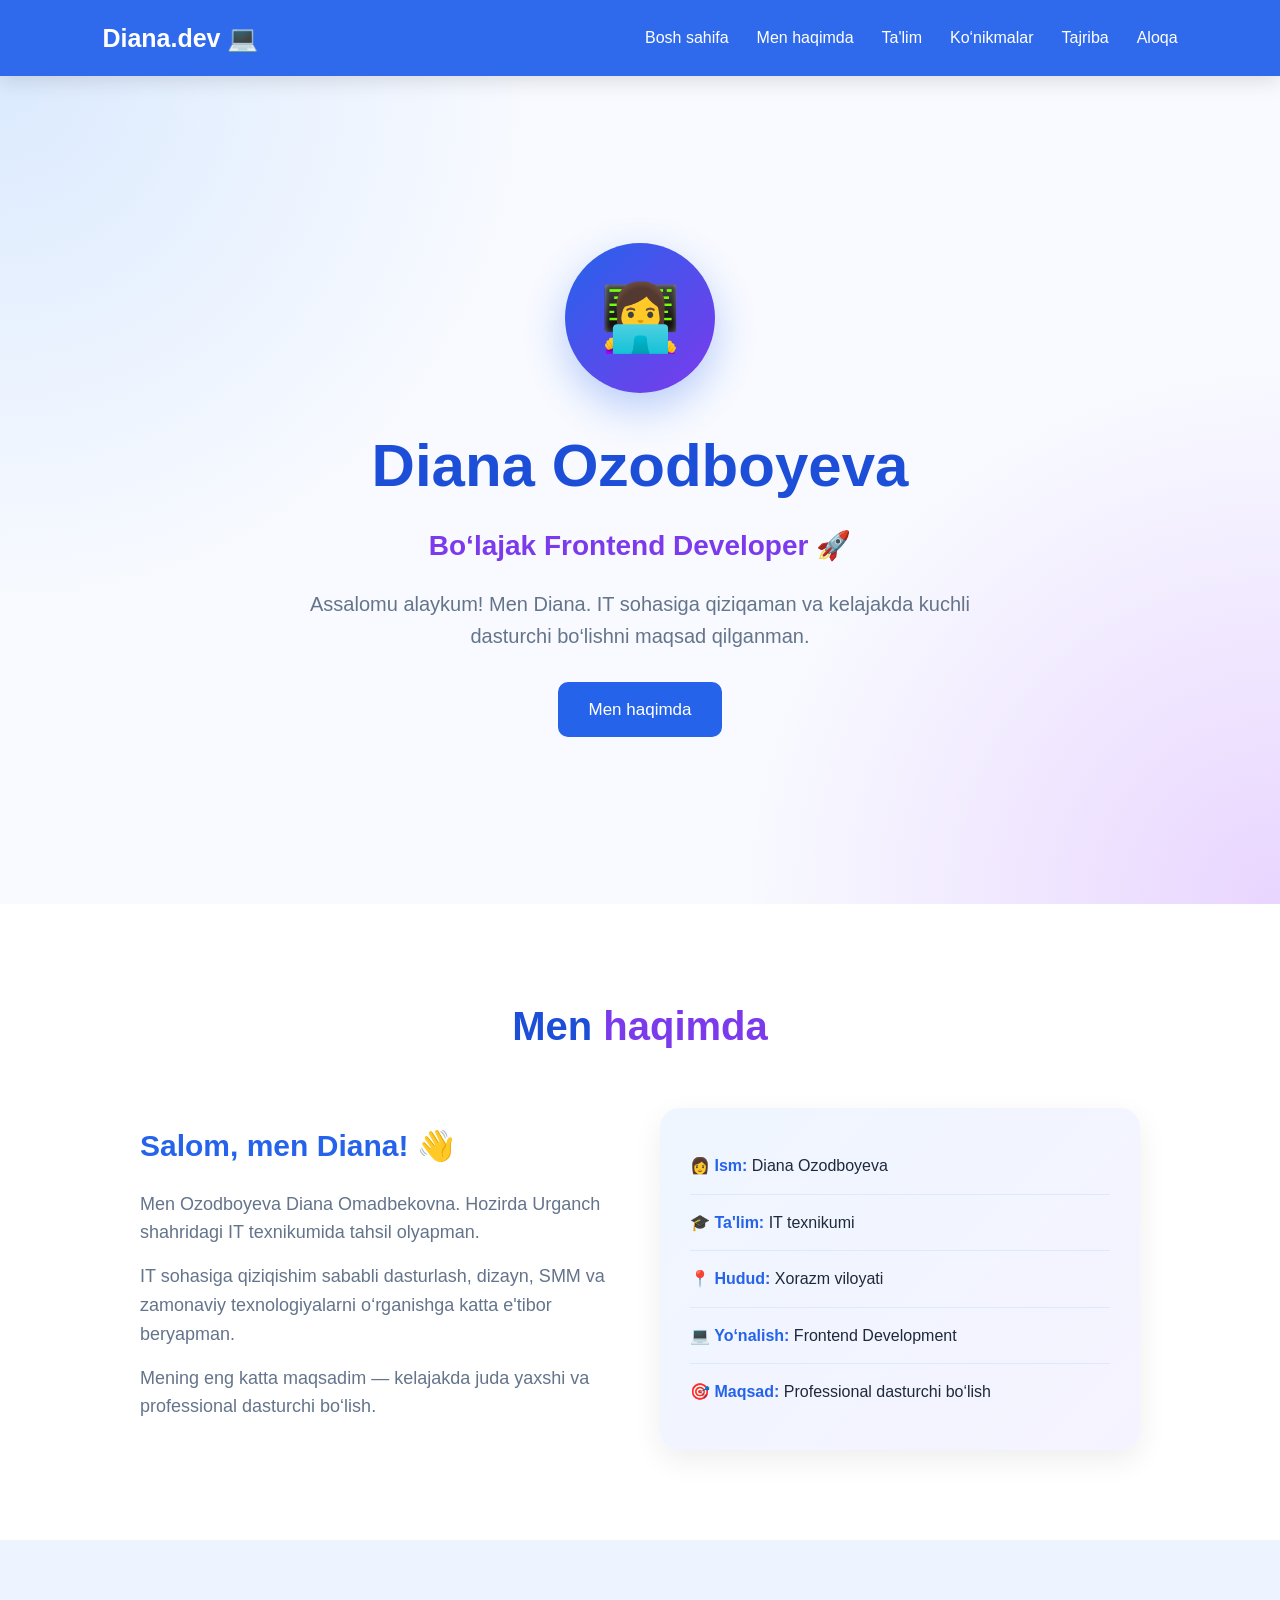
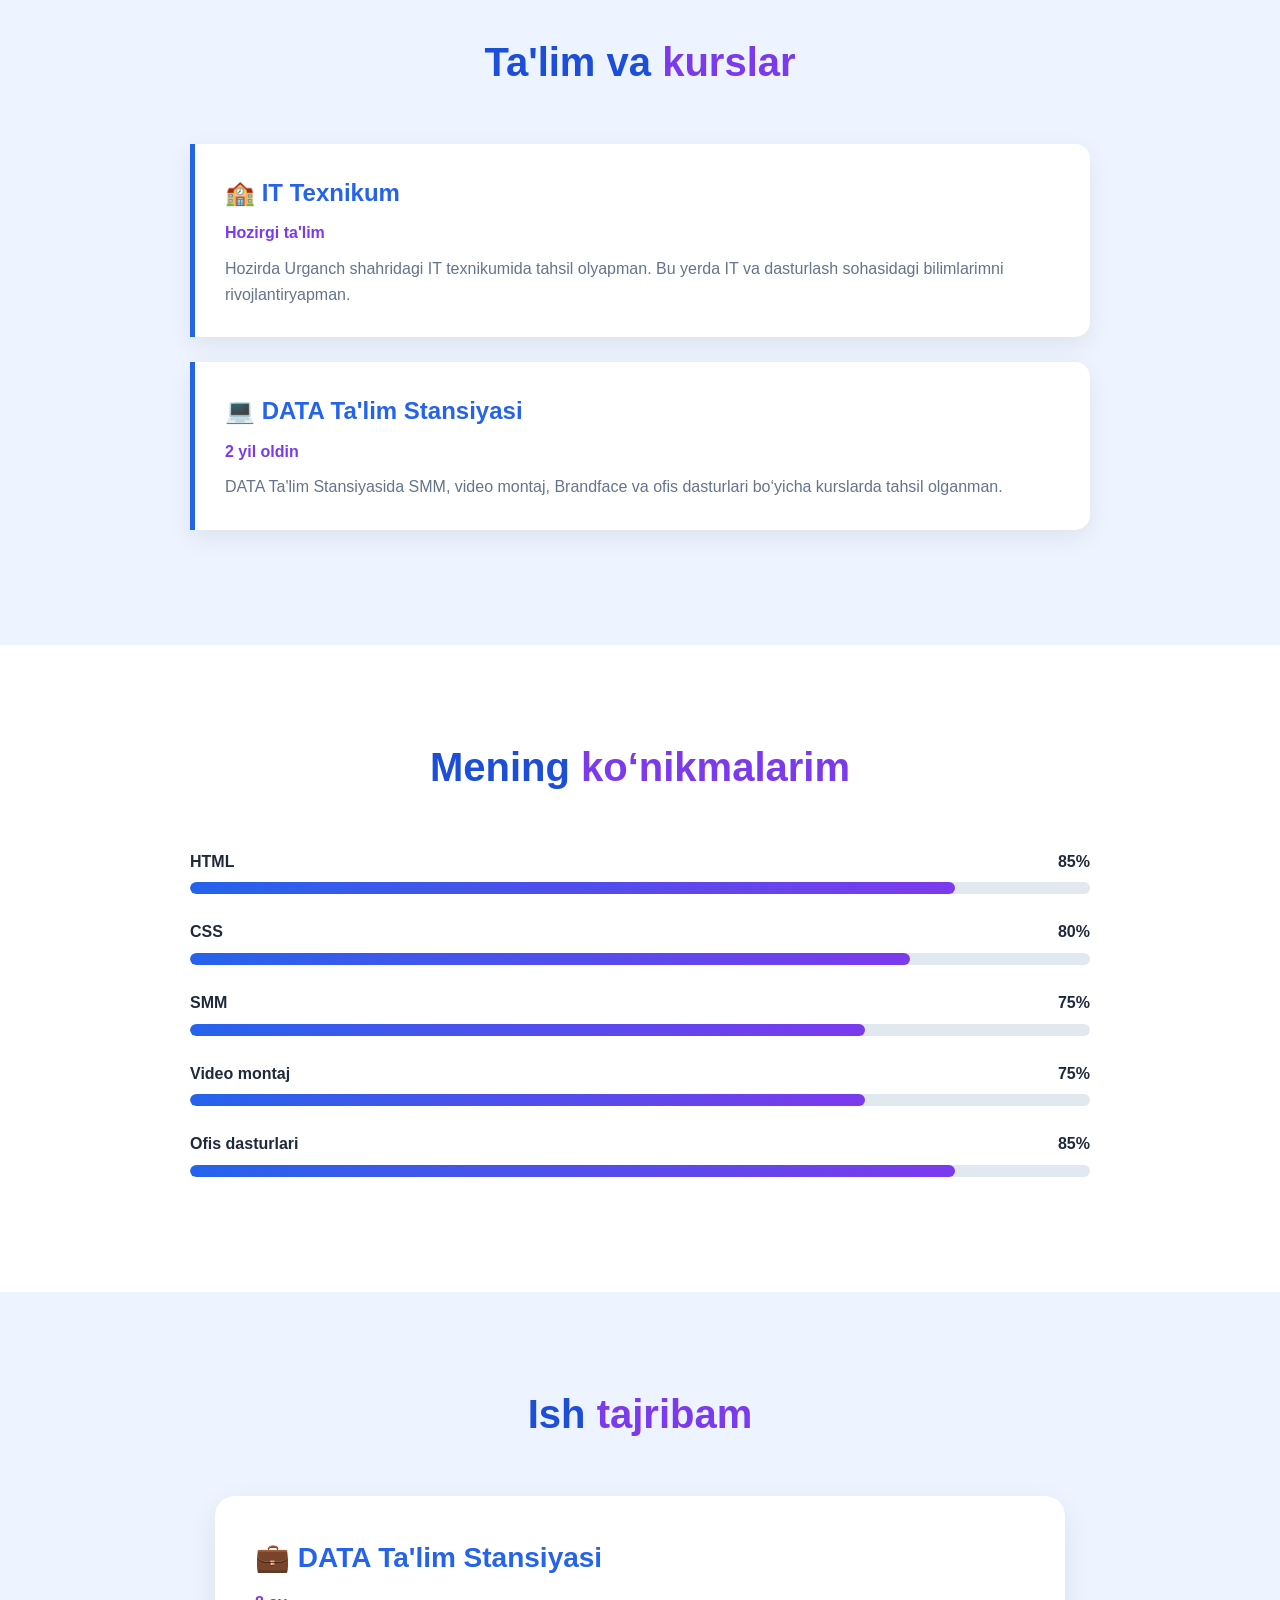
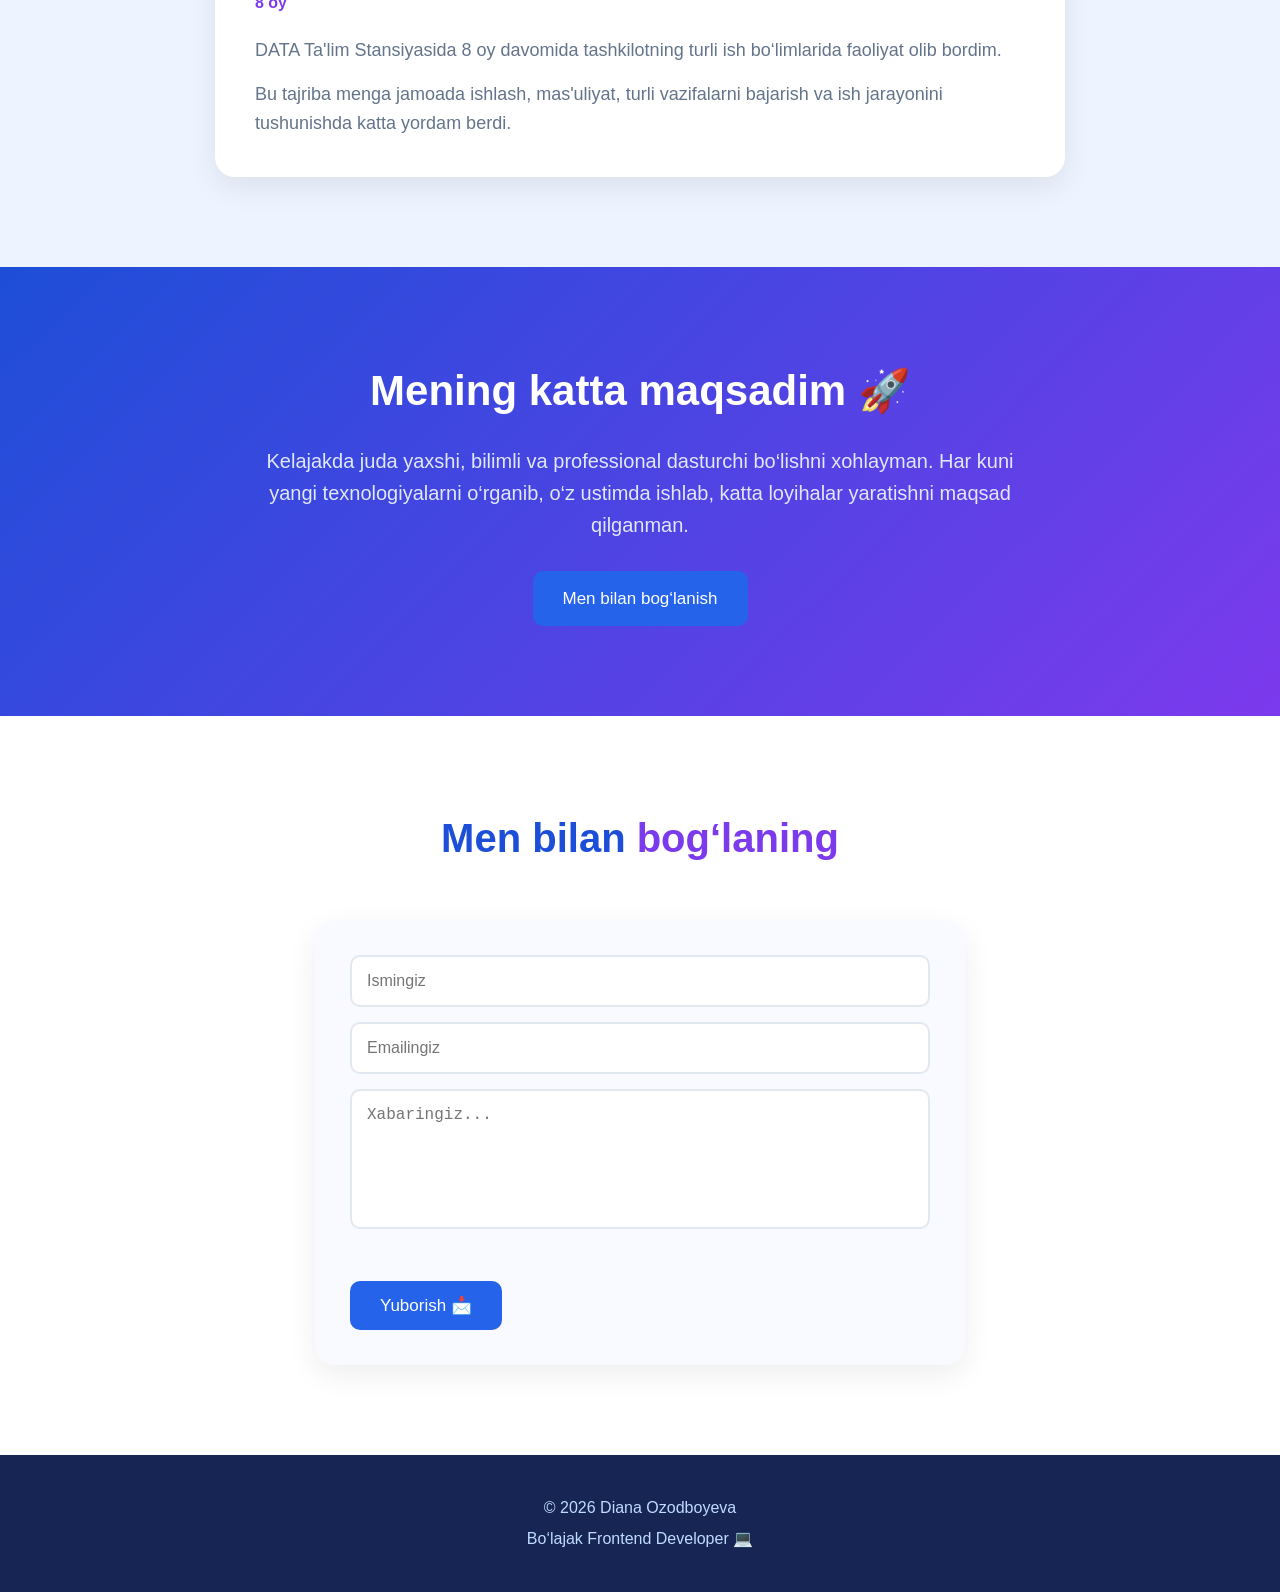
<file: index.html>
<!DOCTYPE html>
<html lang="uz">

<head>
    <meta charset="UTF-8">
    <meta name="viewport" content="width=device-width, initial-scale=1.0">

    <title>Diana Ozodboyeva | Frontend Developer</title>

    <style>
        /* =========================
           ASOSIY SOZLAMALAR
        ========================== */

        * {
            margin: 0;
            padding: 0;
            box-sizing: border-box;
            scroll-behavior: smooth;
        }

        body {
            font-family: Arial, sans-serif;
            background: #f8faff;
            color: #1e293b;
            line-height: 1.6;
        }

        /* =========================
           NAVBAR
        ========================== */

        nav {
            position: sticky;
            top: 0;
            z-index: 1000;

            display: flex;
            justify-content: space-between;
            align-items: center;

            padding: 18px 8%;

            background: rgba(37, 99, 235, 0.95);
            backdrop-filter: blur(10px);

            box-shadow: 0 5px 20px rgba(0, 0, 0, 0.12);
        }

        .logo {
            color: white;
            font-size: 25px;
            font-weight: bold;
        }

        .nav-links {
            display: flex;
            gap: 28px;
            list-style: none;
        }

        .nav-links a {
            color: white;
            text-decoration: none;
            font-size: 16px;
            transition: 0.3s;
        }

        .nav-links a:hover {
            color: #bfdbfe;
        }

        /* =========================
           HERO
        ========================== */

        .hero {
            min-height: 92vh;

            display: flex;
            justify-content: center;
            align-items: center;

            text-align: center;

            padding: 80px 20px;

            background:
                radial-gradient(circle at top left, #dbeafe, transparent 35%),
                radial-gradient(circle at bottom right, #e9d5ff, transparent 35%),
                #f8faff;
        }

        .hero-content {
            max-width: 900px;
            animation: fadeUp 1s ease;
        }

        .profile-circle {
            width: 150px;
            height: 150px;

            margin: 0 auto 25px;

            border-radius: 50%;

            display: flex;
            justify-content: center;
            align-items: center;

            font-size: 65px;

            background: linear-gradient(
                135deg,
                #2563eb,
                #7c3aed
            );

            color: white;

            box-shadow:
                0 15px 40px rgba(37, 99, 235, 0.3);

            transition: 0.4s;
        }

        .profile-circle:hover {
            transform: scale(1.08) rotate(5deg);
        }

        .hero h1 {
            font-size: 60px;
            color: #1d4ed8;
            margin-bottom: 10px;
        }

        .hero h2 {
            font-size: 28px;
            color: #7c3aed;
            margin-bottom: 20px;
        }

        .hero p {
            max-width: 700px;
            margin: auto;

            color: #64748b;
            font-size: 20px;
        }

        /* =========================
           TUGMA
        ========================== */

        .btn {
            display: inline-block;

            margin-top: 30px;

            padding: 14px 30px;

            background: #2563eb;
            color: white;

            border: none;
            border-radius: 10px;

            font-size: 17px;

            cursor: pointer;
            text-decoration: none;

            transition: 0.3s;
        }

        .btn:hover {
            background: #1d4ed8;

            transform: translateY(-5px);

            box-shadow:
                0 12px 25px rgba(37, 99, 235, 0.3);
        }

        /* =========================
           UMUMIY SECTION
        ========================== */

        section {
            padding: 90px 8%;
        }

        .section-title {
            text-align: center;

            font-size: 40px;

            color: #1d4ed8;

            margin-bottom: 50px;
        }

        .section-title span {
            color: #7c3aed;
        }

        /* =========================
           MEN HAQIMDA
        ========================== */

        .about {
            background: white;
        }

        .about-container {
            max-width: 1000px;
            margin: auto;

            display: grid;
            grid-template-columns: 1fr 1fr;

            gap: 40px;

            align-items: center;
        }

        .about-text h3 {
            font-size: 30px;
            color: #2563eb;
            margin-bottom: 20px;
        }

        .about-text p {
            color: #64748b;
            font-size: 18px;
            margin-bottom: 15px;
        }

        .info-box {
            padding: 30px;

            border-radius: 20px;

            background: linear-gradient(
                135deg,
                #eff6ff,
                #f5f3ff
            );

            box-shadow: 0 10px 30px rgba(0, 0, 0, 0.07);
        }

        .info-item {
            padding: 15px 0;

            border-bottom: 1px solid #dbeafe;
        }

        .info-item:last-child {
            border-bottom: none;
        }

        .info-item strong {
            color: #2563eb;
        }

        /* =========================
           TA'LIM
        ========================== */

        .education {
            background: #eef4ff;
        }

        .timeline {
            max-width: 900px;
            margin: auto;
        }

        .timeline-item {
            position: relative;

            background: white;

            padding: 30px;

            margin-bottom: 25px;

            border-left: 5px solid #2563eb;

            border-radius: 0 15px 15px 0;

            box-shadow:
                0 8px 25px rgba(0, 0, 0, 0.07);

            transition: 0.3s;
        }

        .timeline-item:hover {
            transform: translateX(8px);
        }

        .timeline-item h3 {
            color: #2563eb;
            font-size: 24px;
            margin-bottom: 8px;
        }

        .timeline-item .date {
            color: #7c3aed;
            font-weight: bold;
            margin-bottom: 10px;
        }

        .timeline-item p {
            color: #64748b;
        }

        /* =========================
           KO'NIKMALAR
        ========================== */

        .skills {
            background: white;
        }

        .skills-container {
            max-width: 900px;
            margin: auto;
        }

        .skill {
            margin-bottom: 25px;
        }

        .skill-title {
            display: flex;
            justify-content: space-between;

            margin-bottom: 8px;

            font-weight: bold;
        }

        .skill-bar {
            width: 100%;
            height: 12px;

            background: #e2e8f0;

            border-radius: 20px;

            overflow: hidden;
        }

        .skill-progress {
            height: 100%;

            background: linear-gradient(
                90deg,
                #2563eb,
                #7c3aed
            );

            border-radius: 20px;

            animation: progress 1.5s ease;
        }

        .html {
            width: 85%;
        }

        .css {
            width: 80%;
        }

        .smm {
            width: 75%;
        }

        .video {
            width: 75%;
        }

        .office {
            width: 85%;
        }

        /* =========================
           TAJRIBA
        ========================== */

        .experience {
            background: #eef4ff;
        }

        .experience-card {
            max-width: 850px;
            margin: auto;

            padding: 40px;

            background: white;

            border-radius: 20px;

            box-shadow:
                0 10px 30px rgba(0, 0, 0, 0.08);

            transition: 0.3s;
        }

        .experience-card:hover {
            transform: translateY(-8px);
        }

        .experience-card h3 {
            color: #2563eb;
            font-size: 28px;
            margin-bottom: 10px;
        }

        .experience-card .time {
            color: #7c3aed;
            font-weight: bold;
            margin-bottom: 20px;
        }

        .experience-card p {
            color: #64748b;
            font-size: 18px;
        }

        /* =========================
           MAQSAD
        ========================== */

        .goal {
            text-align: center;

            background:
                linear-gradient(
                    135deg,
                    #1d4ed8,
                    #7c3aed
                );

            color: white;
        }

        .goal h2 {
            font-size: 42px;
            margin-bottom: 20px;
        }

        .goal p {
            max-width: 750px;

            margin: auto;

            font-size: 20px;

            color: #e0e7ff;
        }

        /* =========================
           CONTACT
        ========================== */

        .contact {
            background: white;
        }

        .contact-container {
            max-width: 650px;
            margin: auto;
        }

        .contact-form {
            padding: 35px;

            background: #f8faff;

            border-radius: 20px;

            box-shadow:
                0 10px 30px rgba(0, 0, 0, 0.07);
        }

        .contact-form input,
        .contact-form textarea {
            width: 100%;

            padding: 15px;

            margin-bottom: 15px;

            border: 2px solid #e2e8f0;

            border-radius: 10px;

            font-size: 16px;

            outline: none;

            transition: 0.3s;
        }

        .contact-form input:focus,
        .contact-form textarea:focus {
            border-color: #2563eb;
        }

        .contact-form textarea {
            height: 140px;
            resize: none;
        }

        /* =========================
           FOOTER
        ========================== */

        footer {
            padding: 35px;

            text-align: center;

            background: #172554;

            color: white;
        }

        footer p {
            margin: 5px;
            color: #bfdbfe;
        }

        /* =========================
           ANIMATSIYALAR
        ========================== */

        @keyframes fadeUp {

            from {
                opacity: 0;
                transform: translateY(40px);
            }

            to {
                opacity: 1;
                transform: translateY(0);
            }

        }

        @keyframes progress {

            from {
                width: 0;
            }

        }

        /* =========================
           TELEFON UCHUN
        ========================== */

        @media (max-width: 768px) {

            nav {
                flex-direction: column;
                gap: 15px;
            }

            .nav-links {
                gap: 15px;
                flex-wrap: wrap;
                justify-content: center;
            }

            .hero h1 {
                font-size: 42px;
            }

            .hero h2 {
                font-size: 22px;
            }

            .hero p {
                font-size: 18px;
            }

            .about-container {
                grid-template-columns: 1fr;
            }

            .section-title {
                font-size: 32px;
            }

            .goal h2 {
                font-size: 32px;
            }

        }

        @media (max-width: 480px) {

            .hero h1 {
                font-size: 34px;
            }

            .profile-circle {
                width: 120px;
                height: 120px;
                font-size: 50px;
            }

            section {
                padding: 60px 20px;
            }

            .nav-links a {
                font-size: 14px;
            }

            .experience-card {
                padding: 25px;
            }

        }
    </style>
</head>


<body>

    <!-- =========================
         NAVBAR
    ========================== -->

    <nav>

        <div class="logo">
            Diana.dev 💻
        </div>

        <ul class="nav-links">

            <li>
                <a href="#home">Bosh sahifa</a>
            </li>

            <li>
                <a href="#about">Men haqimda</a>
            </li>

            <li>
                <a href="#education">Ta'lim</a>
            </li>

            <li>
                <a href="#skills">Ko‘nikmalar</a>
            </li>

            <li>
                <a href="#experience">Tajriba</a>
            </li>

            <li>
                <a href="#contact">Aloqa</a>
            </li>

        </ul>

    </nav>


    <!-- =========================
         BOSH SAHIFA
    ========================== -->

    <section class="hero" id="home">

        <div class="hero-content">

            <div class="profile-circle">
                👩‍💻
            </div>

            <h1>
                Diana Ozodboyeva
            </h1>

            <h2>
                Bo‘lajak Frontend Developer 🚀
            </h2>

            <p>
                Assalomu alaykum! Men Diana.
                IT sohasiga qiziqaman va kelajakda
                kuchli dasturchi bo‘lishni maqsad qilganman.
            </p>

            <a href="#about" class="btn">
                Men haqimda
            </a>

        </div>

    </section>


    <!-- =========================
         MEN HAQIMDA
    ========================== -->

    <section class="about" id="about">

        <h2 class="section-title">
            Men <span>haqimda</span>
        </h2>

        <div class="about-container">

            <div class="about-text">

                <h3>
                    Salom, men Diana! 👋
                </h3>

                <p>
                    Men Ozodboyeva Diana Omadbekovna.
                    Hozirda Urganch shahridagi IT texnikumida
                    tahsil olyapman.
                </p>

                <p>
                    IT sohasiga qiziqishim sababli dasturlash,
                    dizayn, SMM va zamonaviy texnologiyalarni
                    o‘rganishga katta e'tibor beryapman.
                </p>

                <p>
                    Mening eng katta maqsadim —
                    kelajakda juda yaxshi va professional
                    dasturchi bo‘lish.
                </p>

            </div>


            <div class="info-box">

                <div class="info-item">
                    <strong>👩 Ism:</strong>
                    Diana Ozodboyeva
                </div>

                <div class="info-item">
                    <strong>🎓 Ta'lim:</strong>
                    IT texnikumi
                </div>

                <div class="info-item">
                    <strong>📍 Hudud:</strong>
                    Xorazm viloyati
                </div>

                <div class="info-item">
                    <strong>💻 Yo‘nalish:</strong>
                    Frontend Development
                </div>

                <div class="info-item">
                    <strong>🎯 Maqsad:</strong>
                    Professional dasturchi bo‘lish
                </div>

            </div>

        </div>

    </section>


    <!-- =========================
         TA'LIM
    ========================== -->

    <section class="education" id="education">

        <h2 class="section-title">
            Ta'lim va <span>kurslar</span>
        </h2>

        <div class="timeline">

            <div class="timeline-item">

                <h3>
                    🏫 IT Texnikum
                </h3>

                <div class="date">
                    Hozirgi ta'lim
                </div>

                <p>
                    Hozirda Urganch shahridagi
                    IT texnikumida tahsil olyapman.
                    Bu yerda IT va dasturlash sohasidagi
                    bilimlarimni rivojlantiryapman.
                </p>

            </div>


            <div class="timeline-item">

                <h3>
                    💻 DATA Ta'lim Stansiyasi
                </h3>

                <div class="date">
                    2 yil oldin
                </div>

                <p>
                    DATA Ta'lim Stansiyasida SMM,
                    video montaj, Brandface va
                    ofis dasturlari bo‘yicha kurslarda
                    tahsil olganman.
                </p>

            </div>

        </div>

    </section>


    <!-- =========================
         KO'NIKMALAR
    ========================== -->

    <section class="skills" id="skills">

        <h2 class="section-title">
            Mening <span>ko‘nikmalarim</span>
        </h2>

        <div class="skills-container">

            <div class="skill">

                <div class="skill-title">
                    <span>HTML</span>
                    <span>85%</span>
                </div>

                <div class="skill-bar">
                    <div class="skill-progress html"></div>
                </div>

            </div>


            <div class="skill">

                <div class="skill-title">
                    <span>CSS</span>
                    <span>80%</span>
                </div>

                <div class="skill-bar">
                    <div class="skill-progress css"></div>
                </div>

            </div>


            <div class="skill">

                <div class="skill-title">
                    <span>SMM</span>
                    <span>75%</span>
                </div>

                <div class="skill-bar">
                    <div class="skill-progress smm"></div>
                </div>

            </div>


            <div class="skill">

                <div class="skill-title">
                    <span>Video montaj</span>
                    <span>75%</span>
                </div>

                <div class="skill-bar">
                    <div class="skill-progress video"></div>
                </div>

            </div>


            <div class="skill">

                <div class="skill-title">
                    <span>Ofis dasturlari</span>
                    <span>85%</span>
                </div>

                <div class="skill-bar">
                    <div class="skill-progress office"></div>
                </div>

            </div>

        </div>

    </section>


    <!-- =========================
         ISH TAJRIBASI
    ========================== -->

    <section class="experience" id="experience">

        <h2 class="section-title">
            Ish <span>tajribam</span>
        </h2>

        <div class="experience-card">

            <h3>
                💼 DATA Ta'lim Stansiyasi
            </h3>

            <div class="time">
                8 oy
            </div>

            <p>
                DATA Ta'lim Stansiyasida 8 oy davomida
                tashkilotning turli ish bo‘limlarida
                faoliyat olib bordim.
            </p>

            <p style="margin-top: 15px;">
                Bu tajriba menga jamoada ishlash,
                mas'uliyat, turli vazifalarni bajarish
                va ish jarayonini tushunishda katta
                yordam berdi.
            </p>

        </div>

    </section>


    <!-- =========================
         MAQSAD
    ========================== -->

    <section class="goal">

        <h2>
            Mening katta maqsadim 🚀
        </h2>

        <p>
            Kelajakda juda yaxshi, bilimli va
            professional dasturchi bo‘lishni xohlayman.
            Har kuni yangi texnologiyalarni o‘rganib,
            o‘z ustimda ishlab, katta loyihalar yaratishni
            maqsad qilganman.
        </p>

        <a href="#contact" class="btn">
            Men bilan bog‘lanish
        </a>

    </section>


    <!-- =========================
         ALOQA
    ========================== -->

    <section class="contact" id="contact">

        <h2 class="section-title">
            Men bilan <span>bog‘laning</span>
        </h2>

        <div class="contact-container">

            <div class="contact-form">

                <input
                    type="text"
                    id="name"
                    placeholder="Ismingiz"
                >

                <input
                    type="email"
                    id="email"
                    placeholder="Emailingiz"
                >

                <textarea
                    id="message"
                    placeholder="Xabaringiz..."
                ></textarea>

                <button
                    class="btn"
                    onclick="sendMessage()"
                >
                    Yuborish 📩
                </button>

            </div>

        </div>

    </section>


    <!-- =========================
         FOOTER
    ========================== -->

    <footer>

        <p>
            © 2026 Diana Ozodboyeva
        </p>

        <p>
            Bo‘lajak Frontend Developer 💻
        </p>

    </footer>


    <!-- =========================
         JAVASCRIPT
    ========================== -->

    <script>

        function sendMessage() {

            let name =
                document.getElementById("name").value;

            let email =
                document.getElementById("email").value;

            let message =
                document.getElementById("message").value;


            if (
                name === "" ||
                email === "" ||
                message === ""
            ) {

                alert(
                    "Iltimos, barcha maydonlarni to‘ldiring! ⚠️"
                );

                return;
            }


            alert(
                "Rahmat, " +
                name +
                "! 😊\n\n" +
                "Xabaringiz qabul qilindi."
            );


            document.getElementById("name").value = "";
            document.getElementById("email").value = "";
            document.getElementById("message").value = "";

        }

    </script>

</body>

</html>
</file>
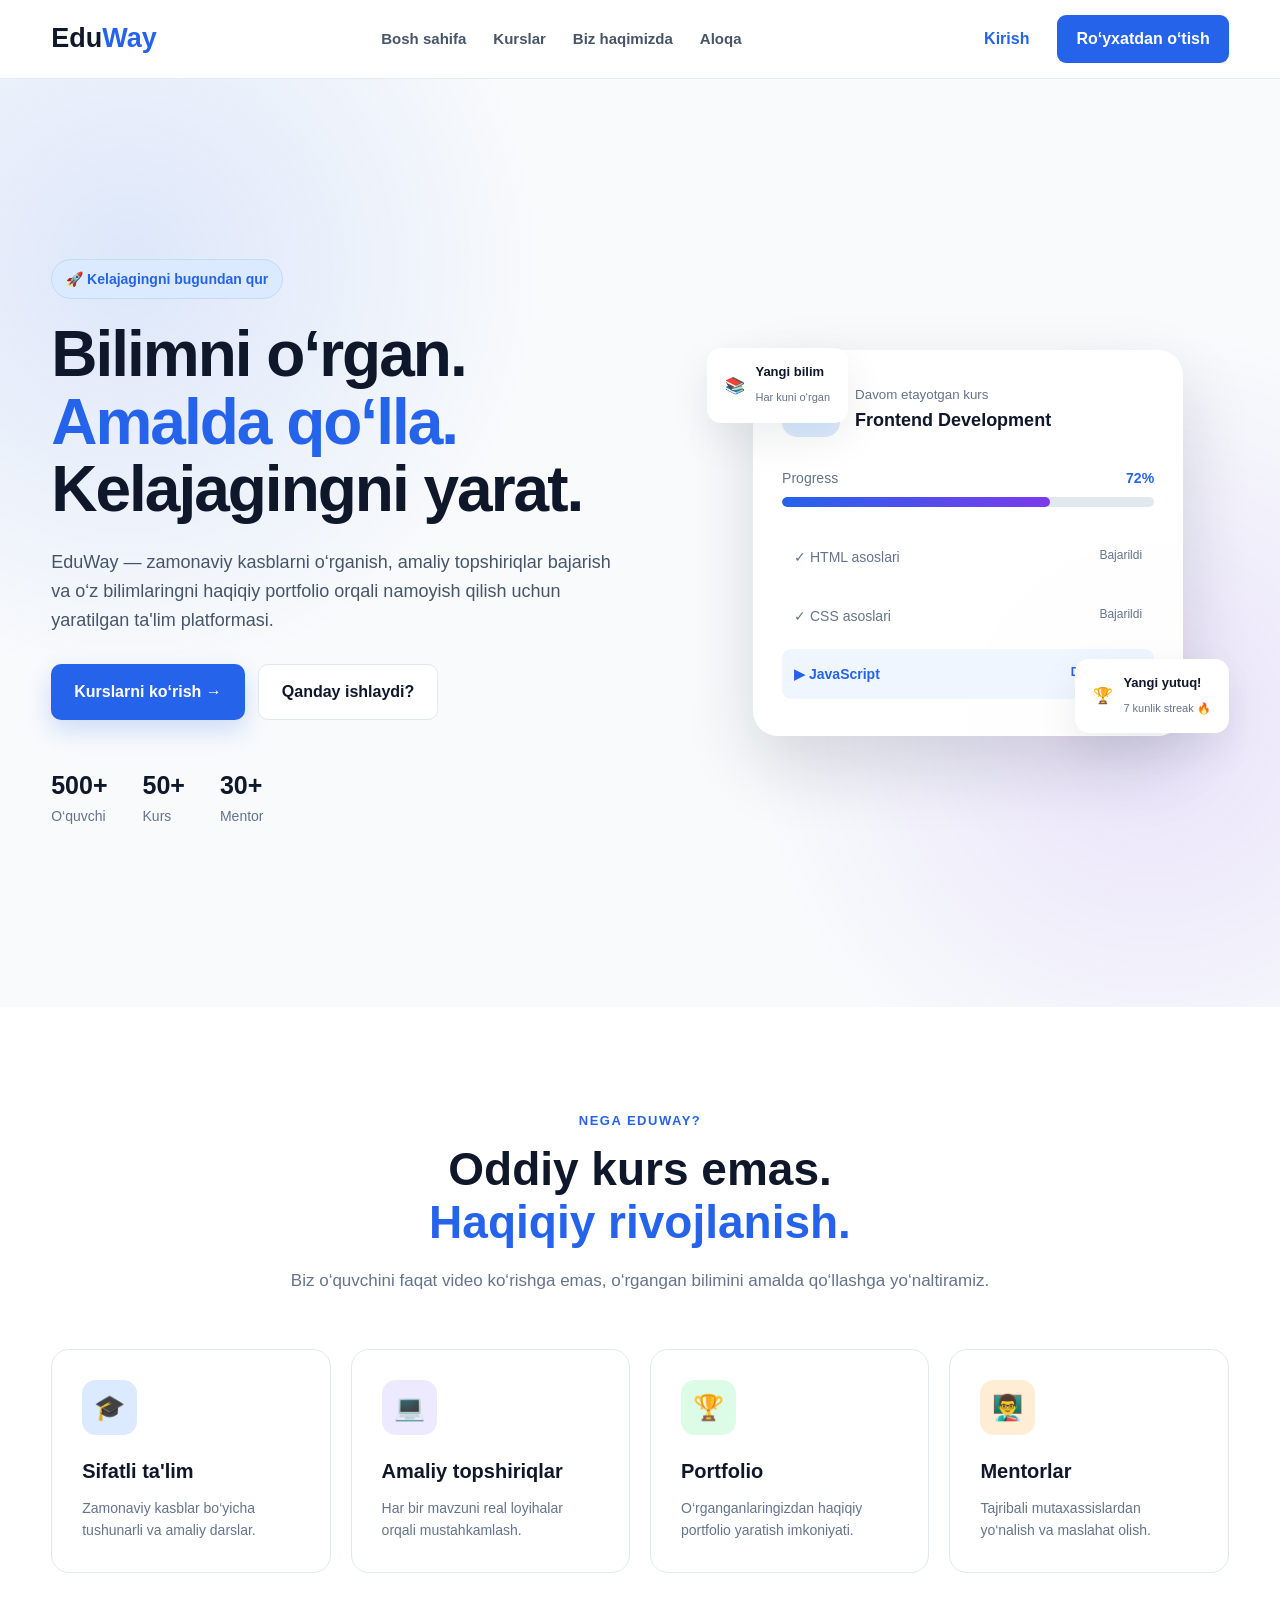
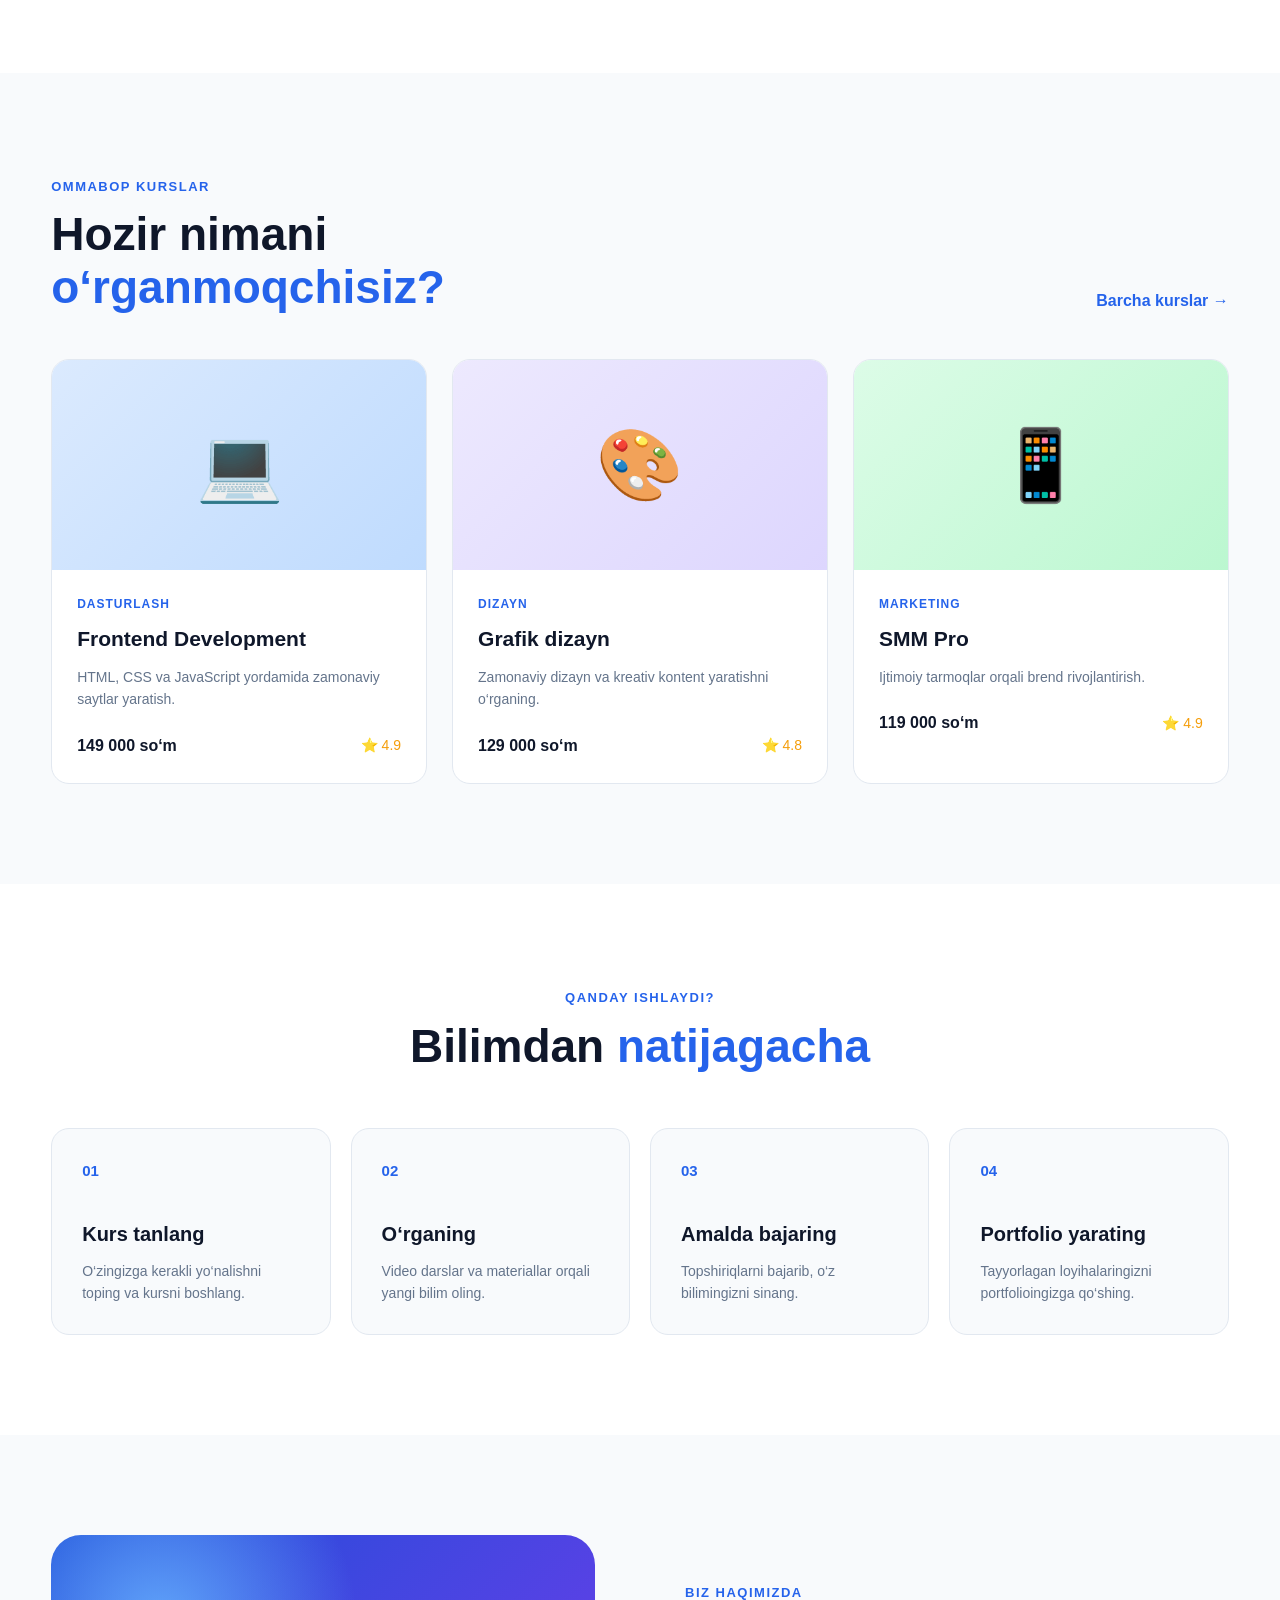
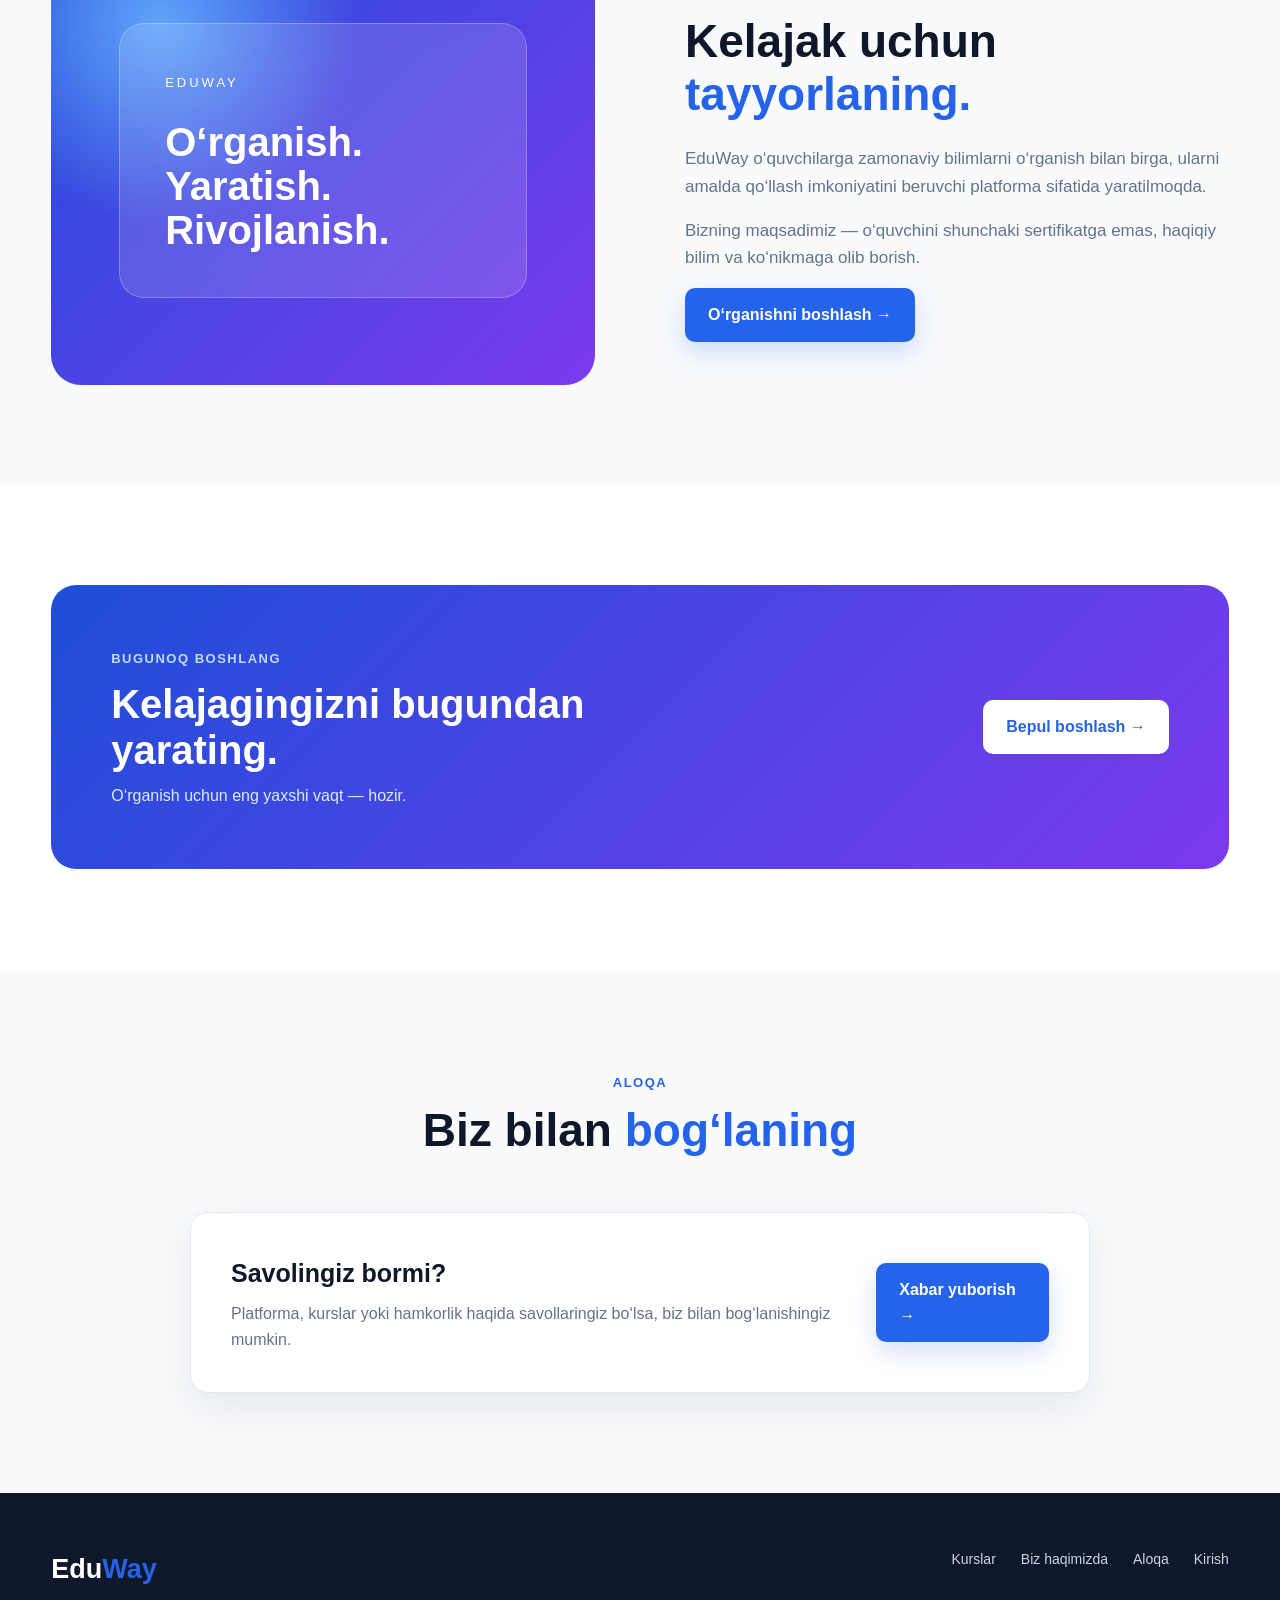
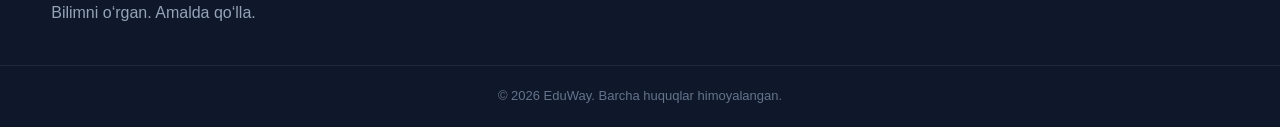
<file: yangi loyiha/index.html>
<!DOCTYPE html>
<html lang="uz">
<head>
    <meta charset="UTF-8">

    <meta name="viewport" content="width=device-width, initial-scale=1.0">

    <title>EduWay — Zamonaviy ta'lim platformasi</title>

    <link rel="stylesheet" href="css/style.css">
</head>

<body>

    <!-- NAVBAR -->
    <header class="navbar">

        <div class="container nav-content">

            <a href="index.html" class="logo">
                Edu<span>Way</span>
            </a>

            <nav>
                <a href="index.html">Bosh sahifa</a>
                <a href="courses.html">Kurslar</a>
                <a href="#about">Biz haqimizda</a>
                <a href="#contact">Aloqa</a>
            </nav>

            <div class="nav-buttons">
                <a href="login.html" class="login-btn">
                    Kirish
                </a>

                <a href="register.html" class="register-btn">
                    Ro‘yxatdan o‘tish
                </a>
            </div>

        </div>

    </header>


    <!-- HERO -->
    <main>

        <section class="hero">

            <div class="container hero-content">

                <div class="hero-text">

                    <div class="badge">
                        🚀 Kelajagingni bugundan qur
                    </div>

                    <h1>
                        Bilimni o‘rgan.
                        <span>Amalda qo‘lla.</span>
                        Kelajagingni yarat.
                    </h1>

                    <p>
                        EduWay — zamonaviy kasblarni o‘rganish,
                        amaliy topshiriqlar bajarish va o‘z
                        bilimlaringni haqiqiy portfolio orqali
                        namoyish qilish uchun yaratilgan ta'lim
                        platformasi.
                    </p>

                    <div class="hero-buttons">

                        <a href="courses.html" class="primary-btn">
                            Kurslarni ko‘rish →
                        </a>

                        <a href="#how-it-works" class="secondary-btn">
                            Qanday ishlaydi?
                        </a>

                    </div>

                    <div class="hero-stats">

                        <div>
                            <strong>500+</strong>
                            <span>O‘quvchi</span>
                        </div>

                        <div>
                            <strong>50+</strong>
                            <span>Kurs</span>
                        </div>

                        <div>
                            <strong>30+</strong>
                            <span>Mentor</span>
                        </div>

                    </div>

                </div>


                <div class="hero-card">

                    <div class="floating-card card-one">
                        📚
                        <div>
                            <strong>Yangi bilim</strong>
                            <small>Har kuni o‘rgan</small>
                        </div>
                    </div>

                    <div class="learning-card">

                        <div class="learning-top">

                            <div class="course-icon">
                                💻
                            </div>

                            <div>
                                <small>Davom etayotgan kurs</small>

                                <h3>
                                    Frontend Development
                                </h3>
                            </div>

                        </div>

                        <div class="progress-info">
                            <span>Progress</span>
                            <strong>72%</strong>
                        </div>

                        <div class="progress-bar">
                            <div></div>
                        </div>

                        <div class="lesson">
                            <span>✓ HTML asoslari</span>
                            <span>Bajarildi</span>
                        </div>

                        <div class="lesson">
                            <span>✓ CSS asoslari</span>
                            <span>Bajarildi</span>
                        </div>

                        <div class="lesson active">
                            <span>▶ JavaScript</span>
                            <span>Davom etish</span>
                        </div>

                    </div>

                    <div class="floating-card card-two">

                        🏆

                        <div>
                            <strong>Yangi yutuq!</strong>
                            <small>7 kunlik streak 🔥</small>
                        </div>

                    </div>

                </div>

            </div>

        </section>


        <!-- FEATURES -->
        <section class="features">

            <div class="container">

                <div class="section-heading">

                    <span>NEGA EDUWAY?</span>

                    <h2>
                        Oddiy kurs emas.
                        <br>
                        <span>Haqiqiy rivojlanish.</span>
                    </h2>

                    <p>
                        Biz o‘quvchini faqat video ko‘rishga emas,
                        o‘rgangan bilimini amalda qo‘llashga
                        yo‘naltiramiz.
                    </p>

                </div>


                <div class="feature-grid">

                    <article class="feature-card">

                        <div class="feature-icon blue">
                            🎓
                        </div>

                        <h3>
                            Sifatli ta'lim
                        </h3>

                        <p>
                            Zamonaviy kasblar bo‘yicha
                            tushunarli va amaliy darslar.
                        </p>

                    </article>


                    <article class="feature-card">

                        <div class="feature-icon purple">
                            💻
                        </div>

                        <h3>
                            Amaliy topshiriqlar
                        </h3>

                        <p>
                            Har bir mavzuni real loyihalar
                            orqali mustahkamlash.
                        </p>

                    </article>


                    <article class="feature-card">

                        <div class="feature-icon green">
                            🏆
                        </div>

                        <h3>
                            Portfolio
                        </h3>

                        <p>
                            O‘rganganlaringizdan haqiqiy
                            portfolio yaratish imkoniyati.
                        </p>

                    </article>


                    <article class="feature-card">

                        <div class="feature-icon orange">
                            👨‍🏫
                        </div>

                        <h3>
                            Mentorlar
                        </h3>

                        <p>
                            Tajribali mutaxassislardan
                            yo‘nalish va maslahat olish.
                        </p>

                    </article>

                </div>

            </div>

        </section>


        <!-- COURSES -->
        <section class="courses-preview">

            <div class="container">

                <div class="section-top">

                    <div>

                        <span>OMMABOP KURSLAR</span>

                        <h2>
                            Hozir nimani
                            <span>o‘rganmoqchisiz?</span>
                        </h2>

                    </div>

                    <a href="courses.html" class="view-all">
                        Barcha kurslar →
                    </a>

                </div>


                <div class="course-grid">

                    <article class="course-card">

                        <div class="course-image frontend">
                            💻
                        </div>

                        <div class="course-body">

                            <div class="course-category">
                                DASTURLASH
                            </div>

                            <h3>
                                Frontend Development
                            </h3>

                            <p>
                                HTML, CSS va JavaScript
                                yordamida zamonaviy saytlar yaratish.
                            </p>

                            <div class="course-footer">

                                <strong>
                                    149 000 so‘m
                                </strong>

                                <span>
                                    ⭐ 4.9
                                </span>

                            </div>

                        </div>

                    </article>


                    <article class="course-card">

                        <div class="course-image design">
                            🎨
                        </div>

                        <div class="course-body">

                            <div class="course-category">
                                DIZAYN
                            </div>

                            <h3>
                                Grafik dizayn
                            </h3>

                            <p>
                                Zamonaviy dizayn va kreativ
                                kontent yaratishni o‘rganing.
                            </p>

                            <div class="course-footer">

                                <strong>
                                    129 000 so‘m
                                </strong>

                                <span>
                                    ⭐ 4.8
                                </span>

                            </div>

                        </div>

                    </article>


                    <article class="course-card">

                        <div class="course-image marketing">
                            📱
                        </div>

                        <div class="course-body">

                            <div class="course-category">
                                MARKETING
                            </div>

                            <h3>
                                SMM Pro
                            </h3>

                            <p>
                                Ijtimoiy tarmoqlar orqali
                                brend rivojlantirish.
                            </p>

                            <div class="course-footer">

                                <strong>
                                    119 000 so‘m
                                </strong>

                                <span>
                                    ⭐ 4.9
                                </span>

                            </div>

                        </div>

                    </article>

                </div>

            </div>

        </section>


        <!-- HOW IT WORKS -->
        <section class="how-it-works" id="how-it-works">

            <div class="container">

                <div class="section-heading">

                    <span>QANDAY ISHLAYDI?</span>

                    <h2>
                        Bilimdan
                        <span>natijagacha</span>
                    </h2>

                </div>


                <div class="steps">

                    <div class="step">

                        <div class="step-number">
                            01
                        </div>

                        <h3>
                            Kurs tanlang
                        </h3>

                        <p>
                            O‘zingizga kerakli yo‘nalishni
                            toping va kursni boshlang.
                        </p>

                    </div>


                    <div class="step">

                        <div class="step-number">
                            02
                        </div>

                        <h3>
                            O‘rganing
                        </h3>

                        <p>
                            Video darslar va materiallar
                            orqali yangi bilim oling.
                        </p>

                    </div>


                    <div class="step">

                        <div class="step-number">
                            03
                        </div>

                        <h3>
                            Amalda bajaring
                        </h3>

                        <p>
                            Topshiriqlarni bajarib,
                            o‘z bilimingizni sinang.
                        </p>

                    </div>


                    <div class="step">

                        <div class="step-number">
                            04
                        </div>

                        <h3>
                            Portfolio yarating
                        </h3>

                        <p>
                            Tayyorlagan loyihalaringizni
                            portfolioingizga qo‘shing.
                        </p>

                    </div>

                </div>

            </div>

        </section>


        <!-- ABOUT -->
        <section class="about" id="about">

            <div class="container about-content">

                <div class="about-visual">

                    <div class="about-box">

                        <span>EDUWAY</span>

                        <strong>
                            O‘rganish.
                            <br>
                            Yaratish.
                            <br>
                            Rivojlanish.
                        </strong>

                    </div>

                </div>


                <div class="about-text">

                    <span>BIZ HAQIMIZDA</span>

                    <h2>
                        Kelajak uchun
                        <span>tayyorlaning.</span>
                    </h2>

                    <p>
                        EduWay o‘quvchilarga zamonaviy
                        bilimlarni o‘rganish bilan birga,
                        ularni amalda qo‘llash imkoniyatini
                        beruvchi platforma sifatida yaratilmoqda.
                    </p>

                    <p>
                        Bizning maqsadimiz — o‘quvchini
                        shunchaki sertifikatga emas,
                        haqiqiy bilim va ko‘nikmaga olib borish.
                    </p>

                    <a href="courses.html" class="primary-btn">
                        O‘rganishni boshlash →
                    </a>

                </div>

            </div>

        </section>


        <!-- CTA -->
        <section class="cta">

            <div class="container">

                <div class="cta-box">

                    <div>

                        <span>
                            BUGUNOQ BOSHLANG
                        </span>

                        <h2>
                            Kelajagingizni
                            bugundan yarating.
                        </h2>

                        <p>
                            O‘rganish uchun eng yaxshi vaqt —
                            hozir.
                        </p>

                    </div>

                    <a href="register.html" class="white-btn">
                        Bepul boshlash →
                    </a>

                </div>

            </div>

        </section>


        <!-- CONTACT -->
        <section class="contact" id="contact">

            <div class="container">

                <div class="section-heading">

                    <span>ALOQA</span>

                    <h2>
                        Biz bilan
                        <span>bog‘laning</span>
                    </h2>

                </div>


                <div class="contact-card">

                    <div>
                        <h3>
                            Savolingiz bormi?
                        </h3>

                        <p>
                            Platforma, kurslar yoki
                            hamkorlik haqida savollaringiz
                            bo‘lsa, biz bilan bog‘lanishingiz
                            mumkin.
                        </p>
                    </div>

                    <a href="mailto:info@eduway.uz" class="primary-btn">
                        Xabar yuborish →
                    </a>

                </div>

            </div>

        </section>

    </main>


    <!-- FOOTER -->
    <footer>

        <div class="container footer-content">

            <div>

                <a href="index.html" class="logo">
                    Edu<span>Way</span>
                </a>

                <p>
                    Bilimni o‘rgan. Amalda qo‘lla.
                </p>

            </div>


            <div class="footer-links">

                <a href="courses.html">
                    Kurslar
                </a>

                <a href="#about">
                    Biz haqimizda
                </a>

                <a href="#contact">
                    Aloqa
                </a>

                <a href="login.html">
                    Kirish
                </a>

            </div>

        </div>


        <div class="copyright">

            © 2026 EduWay.
            Barcha huquqlar himoyalangan.

        </div>

    </footer>


    <script src="js/app.js"></script>

</body>
</html>
</file>
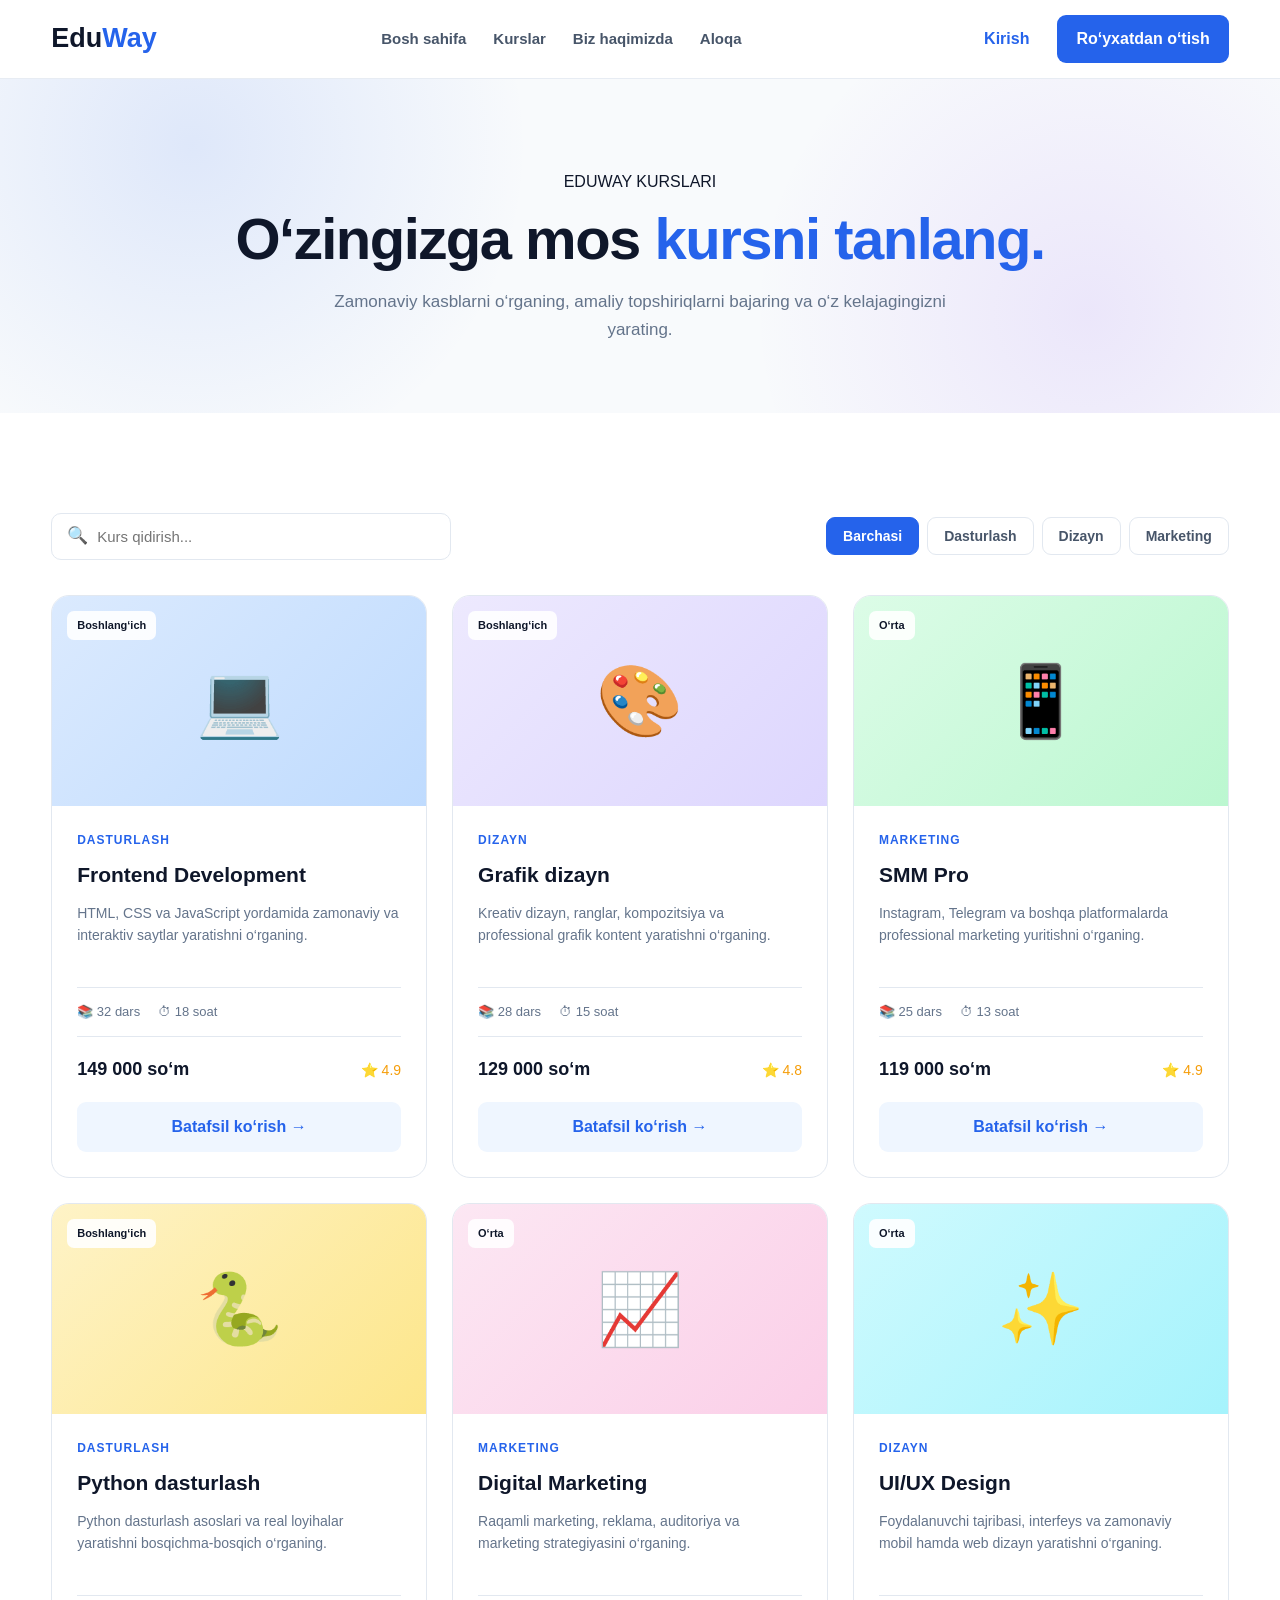
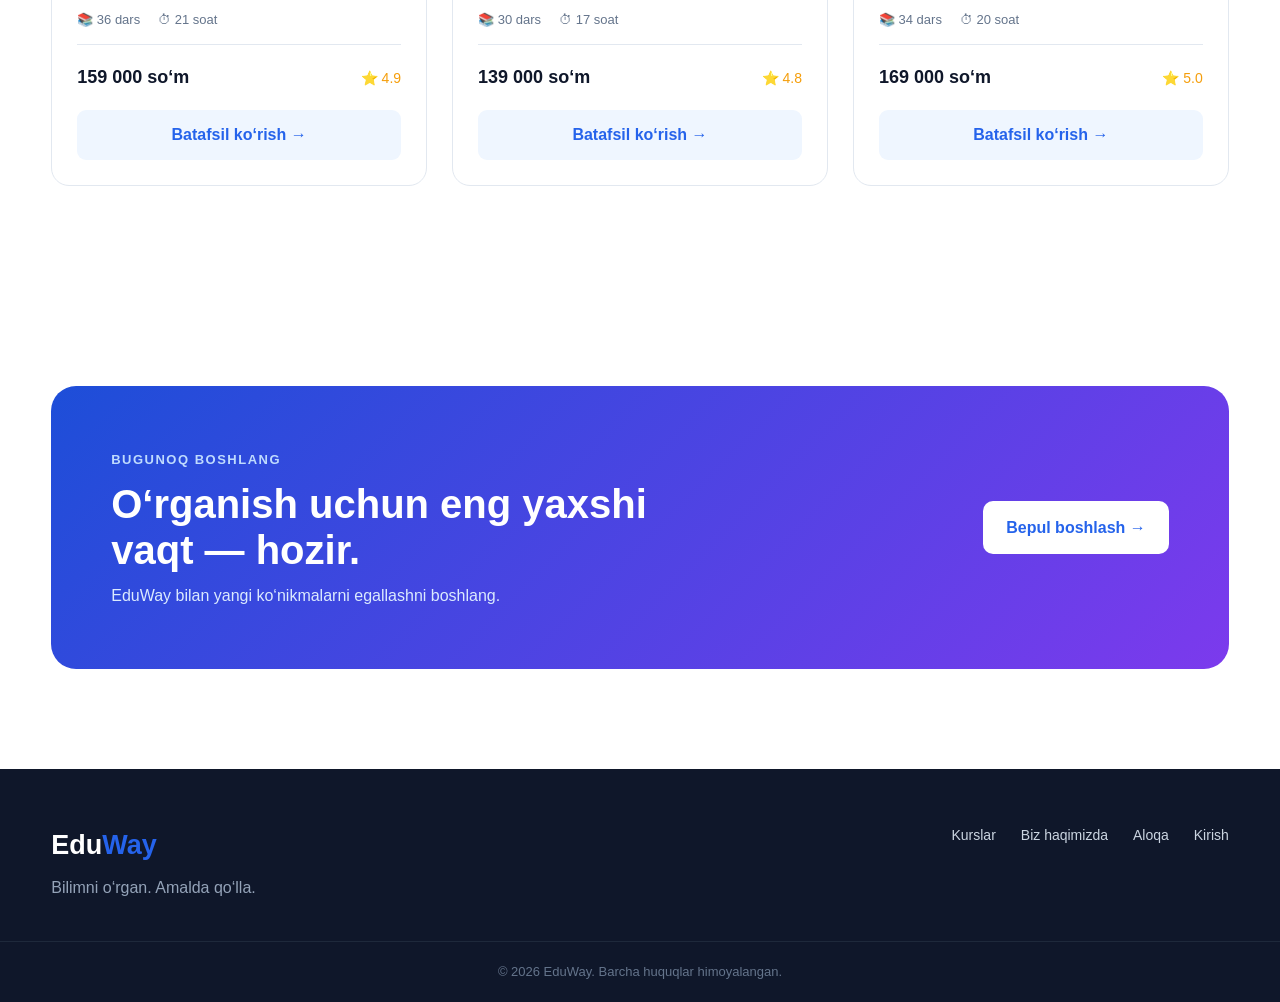
<file: yangi loyiha/courses.html>
<!DOCTYPE html>
<html lang="uz">
<head>
    <meta charset="UTF-8">
    <meta name="viewport" content="width=device-width, initial-scale=1.0">

    <title>EduWay — Kurslar</title>

    <link rel="stylesheet" href="css/style.css">

    <style>
        /* ========================================
           COURSES PAGE
        ======================================== */

        .courses-hero {
            padding: 90px 0 70px;
            background:
                radial-gradient(
                    circle at 15% 20%,
                    rgba(37, 99, 235, 0.12),
                    transparent 30%
                ),
                radial-gradient(
                    circle at 85% 70%,
                    rgba(124, 58, 237, 0.10),
                    transparent 30%
                ),
                #f8fafc;
            text-align: center;
        }

        .courses-hero h1 {
            margin-top: 12px;
            font-size: clamp(38px, 5vw, 58px);
            line-height: 1.1;
            letter-spacing: -1.5px;
        }

        .courses-hero h1 span {
            color: var(--primary);
        }

        .courses-hero p {
            max-width: 650px;
            margin: 18px auto 0;
            color: var(--muted);
            font-size: 17px;
        }

        /* FILTER */

        .courses-section {
            background: white;
        }

        .courses-toolbar {
            display: flex;
            justify-content: space-between;
            align-items: center;
            gap: 20px;
            margin-bottom: 35px;
            flex-wrap: wrap;
        }

        .search-box {
            flex: 1;
            max-width: 400px;
            position: relative;
        }

        .search-box input {
            width: 100%;
            padding: 14px 18px 14px 45px;

            border: 1px solid var(--border);
            border-radius: 10px;

            outline: none;
            font-size: 15px;

            background: white;

            transition: 0.3s;
        }

        .search-box input:focus {
            border-color: var(--primary);
            box-shadow: 0 0 0 3px rgba(37, 99, 235, 0.08);
        }

        .search-icon {
            position: absolute;
            left: 16px;
            top: 50%;
            transform: translateY(-50%);
            font-size: 17px;
        }

        .categories {
            display: flex;
            gap: 8px;
            flex-wrap: wrap;
        }

        .category-btn {
            padding: 10px 16px;

            border: 1px solid var(--border);
            border-radius: 9px;

            background: white;
            color: var(--text);

            cursor: pointer;

            font-size: 14px;
            font-weight: 700;

            transition: 0.3s;
        }

        .category-btn:hover,
        .category-btn.active {
            background: var(--primary);
            border-color: var(--primary);
            color: white;
        }

        /* COURSE CARD */

        .all-courses-grid {
            display: grid;
            grid-template-columns: repeat(3, 1fr);
            gap: 25px;
        }

        .all-course-card {
            overflow: hidden;

            background: white;

            border: 1px solid var(--border);
            border-radius: var(--radius);

            transition: 0.35s;
        }

        .all-course-card:hover {
            transform: translateY(-8px);
            box-shadow: var(--shadow);
        }

        .all-course-image {
            height: 210px;

            display: flex;
            align-items: center;
            justify-content: center;

            font-size: 70px;

            position: relative;
        }

        .all-course-image.frontend {
            background: linear-gradient(135deg, #dbeafe, #bfdbfe);
        }

        .all-course-image.design {
            background: linear-gradient(135deg, #ede9fe, #ddd6fe);
        }

        .all-course-image.marketing {
            background: linear-gradient(135deg, #dcfce7, #bbf7d0);
        }

        .all-course-image.python {
            background: linear-gradient(135deg, #fef3c7, #fde68a);
        }

        .all-course-image.smm {
            background: linear-gradient(135deg, #fce7f3, #fbcfe8);
        }

        .all-course-image.uiux {
            background: linear-gradient(135deg, #cffafe, #a5f3fc);
        }

        .course-level {
            position: absolute;
            top: 15px;
            left: 15px;

            padding: 6px 10px;

            background: rgba(255,255,255,0.9);
            border-radius: 7px;

            font-size: 11px;
            font-weight: 800;

            color: var(--dark);
        }

        .all-course-body {
            padding: 25px;
        }

        .all-course-category {
            color: var(--primary);

            font-size: 12px;
            font-weight: 800;

            letter-spacing: 1px;

            margin-bottom: 8px;
        }

        .all-course-body h3 {
            font-size: 21px;
            margin-bottom: 10px;
        }

        .all-course-body p {
            color: var(--muted);
            font-size: 14px;

            min-height: 67px;

            margin-bottom: 18px;
        }

        .course-meta {
            display: flex;
            gap: 18px;

            padding: 14px 0;

            border-top: 1px solid var(--border);
            border-bottom: 1px solid var(--border);

            color: var(--muted);

            font-size: 13px;
        }

        .course-meta span {
            display: flex;
            align-items: center;
            gap: 5px;
        }

        .all-course-footer {
            display: flex;
            justify-content: space-between;
            align-items: center;

            margin-top: 18px;
        }

        .all-course-footer strong {
            font-size: 18px;
            color: var(--dark);
        }

        .rating {
            color: #f59e0b;
            font-size: 14px;
        }

        .course-detail-btn {
            display: block;

            width: 100%;

            margin-top: 18px;

            padding: 12px;

            text-align: center;

            background: var(--blue-light);
            color: var(--primary);

            border-radius: 9px;

            font-weight: 700;

            transition: 0.3s;
        }

        .course-detail-btn:hover {
            background: var(--primary);
            color: white;
        }

        /* EMPTY */

        .no-courses {
            display: none;

            padding: 60px 20px;

            text-align: center;

            color: var(--muted);
        }

        .no-courses strong {
            display: block;

            margin-bottom: 8px;

            font-size: 22px;

            color: var(--dark);
        }

        /* MOBILE */

        @media (max-width: 1000px) {
            .all-courses-grid {
                grid-template-columns: repeat(2, 1fr);
            }
        }

        @media (max-width: 650px) {
            .courses-hero {
                padding: 65px 0 50px;
            }

            .courses-toolbar {
                align-items: stretch;
            }

            .search-box {
                max-width: none;
            }

            .categories {
                width: 100%;
            }

            .category-btn {
                flex: 1;
            }

            .all-courses-grid {
                grid-template-columns: 1fr;
            }

            .all-course-body p {
                min-height: auto;
            }
        }
    </style>
</head>

<body>

    <!-- NAVBAR -->

    <header class="navbar">

        <div class="container nav-content">

            <a href="index.html" class="logo">
                Edu<span>Way</span>
            </a>

            <nav>
                <a href="index.html">Bosh sahifa</a>
                <a href="courses.html">Kurslar</a>
                <a href="index.html#about">Biz haqimizda</a>
                <a href="index.html#contact">Aloqa</a>
            </nav>

            <div class="nav-buttons">

                <a href="login.html" class="login-btn">
                    Kirish
                </a>

                <a href="register.html" class="register-btn">
                    Ro‘yxatdan o‘tish
                </a>

            </div>

        </div>

    </header>


    <!-- HERO -->

    <section class="courses-hero">

        <div class="container">

            <span class="section-heading > span">
                EDUWAY KURSLARI
            </span>

            <h1>
                O‘zingizga mos
                <span>kursni tanlang.</span>
            </h1>

            <p>
                Zamonaviy kasblarni o‘rganing, amaliy
                topshiriqlarni bajaring va o‘z
                kelajagingizni yarating.
            </p>

        </div>

    </section>


    <!-- COURSES -->

    <section class="courses-section">

        <div class="container">

            <div class="courses-toolbar">

                <div class="search-box">

                    <span class="search-icon">
                        🔍
                    </span>

                    <input
                        type="text"
                        id="courseSearch"
                        placeholder="Kurs qidirish..."
                    >

                </div>


                <div class="categories">

                    <button
                        class="category-btn active"
                        data-category="all"
                    >
                        Barchasi
                    </button>

                    <button
                        class="category-btn"
                        data-category="dasturlash"
                    >
                        Dasturlash
                    </button>

                    <button
                        class="category-btn"
                        data-category="dizayn"
                    >
                        Dizayn
                    </button>

                    <button
                        class="category-btn"
                        data-category="marketing"
                    >
                        Marketing
                    </button>

                </div>

            </div>


            <div class="all-courses-grid" id="coursesGrid">


                <!-- COURSE 1 -->

                <article
                    class="all-course-card"
                    data-category="dasturlash"
                    data-name="frontend development"
                >

                    <div class="all-course-image frontend">

                        <span class="course-level">
                            Boshlang‘ich
                        </span>

                        💻

                    </div>

                    <div class="all-course-body">

                        <div class="all-course-category">
                            DASTURLASH
                        </div>

                        <h3>
                            Frontend Development
                        </h3>

                        <p>
                            HTML, CSS va JavaScript yordamida
                            zamonaviy va interaktiv saytlar
                            yaratishni o‘rganing.
                        </p>

                        <div class="course-meta">

                            <span>📚 32 dars</span>
                            <span>⏱ 18 soat</span>

                        </div>

                        <div class="all-course-footer">

                            <strong>
                                149 000 so‘m
                            </strong>

                            <span class="rating">
                                ⭐ 4.9
                            </span>

                        </div>

                        <a
                            href="course.html"
                            class="course-detail-btn"
                        >
                            Batafsil ko‘rish →
                        </a>

                    </div>

                </article>


                <!-- COURSE 2 -->

                <article
                    class="all-course-card"
                    data-category="dizayn"
                    data-name="grafik dizayn"
                >

                    <div class="all-course-image design">

                        <span class="course-level">
                            Boshlang‘ich
                        </span>

                        🎨

                    </div>

                    <div class="all-course-body">

                        <div class="all-course-category">
                            DIZAYN
                        </div>

                        <h3>
                            Grafik dizayn
                        </h3>

                        <p>
                            Kreativ dizayn, ranglar, kompozitsiya
                            va professional grafik kontent
                            yaratishni o‘rganing.
                        </p>

                        <div class="course-meta">

                            <span>📚 28 dars</span>
                            <span>⏱ 15 soat</span>

                        </div>

                        <div class="all-course-footer">

                            <strong>
                                129 000 so‘m
                            </strong>

                            <span class="rating">
                                ⭐ 4.8
                            </span>

                        </div>

                        <a
                            href="course.html"
                            class="course-detail-btn"
                        >
                            Batafsil ko‘rish →
                        </a>

                    </div>

                </article>


                <!-- COURSE 3 -->

                <article
                    class="all-course-card"
                    data-category="marketing"
                    data-name="smm pro"
                >

                    <div class="all-course-image marketing">

                        <span class="course-level">
                            O‘rta
                        </span>

                        📱

                    </div>

                    <div class="all-course-body">

                        <div class="all-course-category">
                            MARKETING
                        </div>

                        <h3>
                            SMM Pro
                        </h3>

                        <p>
                            Instagram, Telegram va boshqa
                            platformalarda professional
                            marketing yuritishni o‘rganing.
                        </p>

                        <div class="course-meta">

                            <span>📚 25 dars</span>
                            <span>⏱ 13 soat</span>

                        </div>

                        <div class="all-course-footer">

                            <strong>
                                119 000 so‘m
                            </strong>

                            <span class="rating">
                                ⭐ 4.9
                            </span>

                        </div>

                        <a
                            href="course.html"
                            class="course-detail-btn"
                        >
                            Batafsil ko‘rish →
                        </a>

                    </div>

                </article>


                <!-- COURSE 4 -->

                <article
                    class="all-course-card"
                    data-category="dasturlash"
                    data-name="python dasturlash"
                >

                    <div class="all-course-image python">

                        <span class="course-level">
                            Boshlang‘ich
                        </span>

                        🐍

                    </div>

                    <div class="all-course-body">

                        <div class="all-course-category">
                            DASTURLASH
                        </div>

                        <h3>
                            Python dasturlash
                        </h3>

                        <p>
                            Python dasturlash asoslari va
                            real loyihalar yaratishni
                            bosqichma-bosqich o‘rganing.
                        </p>

                        <div class="course-meta">

                            <span>📚 36 dars</span>
                            <span>⏱ 21 soat</span>

                        </div>

                        <div class="all-course-footer">

                            <strong>
                                159 000 so‘m
                            </strong>

                            <span class="rating">
                                ⭐ 4.9
                            </span>

                        </div>

                        <a
                            href="course.html"
                            class="course-detail-btn"
                        >
                            Batafsil ko‘rish →
                        </a>

                    </div>

                </article>


                <!-- COURSE 5 -->

                <article
                    class="all-course-card"
                    data-category="marketing"
                    data-name="digital marketing"
                >

                    <div class="all-course-image smm">

                        <span class="course-level">
                            O‘rta
                        </span>

                        📈

                    </div>

                    <div class="all-course-body">

                        <div class="all-course-category">
                            MARKETING
                        </div>

                        <h3>
                            Digital Marketing
                        </h3>

                        <p>
                            Raqamli marketing, reklama,
                            auditoriya va marketing strategiyasini
                            o‘rganing.
                        </p>

                        <div class="course-meta">

                            <span>📚 30 dars</span>
                            <span>⏱ 17 soat</span>

                        </div>

                        <div class="all-course-footer">

                            <strong>
                                139 000 so‘m
                            </strong>

                            <span class="rating">
                                ⭐ 4.8
                            </span>

                        </div>

                        <a
                            href="course.html"
                            class="course-detail-btn"
                        >
                            Batafsil ko‘rish →
                        </a>

                    </div>

                </article>


                <!-- COURSE 6 -->

                <article
                    class="all-course-card"
                    data-category="dizayn"
                    data-name="ui ux design"
                >

                    <div class="all-course-image uiux">

                        <span class="course-level">
                            O‘rta
                        </span>

                        ✨

                    </div>

                    <div class="all-course-body">

                        <div class="all-course-category">
                            DIZAYN
                        </div>

                        <h3>
                            UI/UX Design
                        </h3>

                        <p>
                            Foydalanuvchi tajribasi, interfeys
                            va zamonaviy mobil hamda web
                            dizayn yaratishni o‘rganing.
                        </p>

                        <div class="course-meta">

                            <span>📚 34 dars</span>
                            <span>⏱ 20 soat</span>

                        </div>

                        <div class="all-course-footer">

                            <strong>
                                169 000 so‘m
                            </strong>

                            <span class="rating">
                                ⭐ 5.0
                            </span>

                        </div>

                        <a
                            href="course.html"
                            class="course-detail-btn"
                        >
                            Batafsil ko‘rish →
                        </a>

                    </div>

                </article>

            </div>


            <div class="no-courses" id="noCourses">

                <strong>
                    Kurs topilmadi
                </strong>

                Boshqa nom yoki kategoriyani
                tanlab ko‘ring.

            </div>

        </div>

    </section>


    <!-- CTA -->

    <section class="cta">

        <div class="container">

            <div class="cta-box">

                <div>

                    <span>
                        BUGUNOQ BOSHLANG
                    </span>

                    <h2>
                        O‘rganish uchun
                        eng yaxshi vaqt — hozir.
                    </h2>

                    <p>
                        EduWay bilan yangi ko‘nikmalarni
                        egallashni boshlang.
                    </p>

                </div>

                <a
                    href="register.html"
                    class="white-btn"
                >
                    Bepul boshlash →
                </a>

            </div>

        </div>

    </section>


    <!-- FOOTER -->

    <footer>

        <div class="container footer-content">

            <div>

                <a href="index.html" class="logo">
                    Edu<span>Way</span>
                </a>

                <p>
                    Bilimni o‘rgan. Amalda qo‘lla.
                </p>

            </div>

            <div class="footer-links">

                <a href="courses.html">
                    Kurslar
                </a>

                <a href="index.html#about">
                    Biz haqimizda
                </a>

                <a href="index.html#contact">
                    Aloqa
                </a>

                <a href="login.html">
                    Kirish
                </a>

            </div>

        </div>

        <div class="copyright">

            © 2026 EduWay.
            Barcha huquqlar himoyalangan.

        </div>

    </footer>


    <!-- SEARCH + FILTER -->

    <script>

        const searchInput =
            document.getElementById("courseSearch");

        const categoryButtons =
            document.querySelectorAll(".category-btn");

        const courseCards =
            document.querySelectorAll(".all-course-card");

        const noCourses =
            document.getElementById("noCourses");


        let selectedCategory = "all";


        function filterCourses() {

            const searchValue =
                searchInput.value
                    .toLowerCase()
                    .trim();

            let visibleCount = 0;


            courseCards.forEach(card => {

                const category =
                    card.dataset.category;

                const name =
                    card.dataset.name;

                const categoryMatch =
                    selectedCategory === "all" ||
                    category === selectedCategory;

                const searchMatch =
                    name.includes(searchValue);

                if (
                    categoryMatch &&
                    searchMatch
                ) {

                    card.style.display = "";

                    visibleCount++;

                } else {

                    card.style.display = "none";

                }

            });


            noCourses.style.display =
                visibleCount === 0
                    ? "block"
                    : "none";

        }


        categoryButtons.forEach(button => {

            button.addEventListener(
                "click",
                function () {

                    categoryButtons.forEach(btn => {
                        btn.classList.remove("active");
                    });

                    this.classList.add("active");

                    selectedCategory =
                        this.dataset.category;

                    filterCourses();

                }
            );

        });


        searchInput.addEventListener(
            "input",
            filterCourses
        );

    </script>

</body>
</html>
</file>
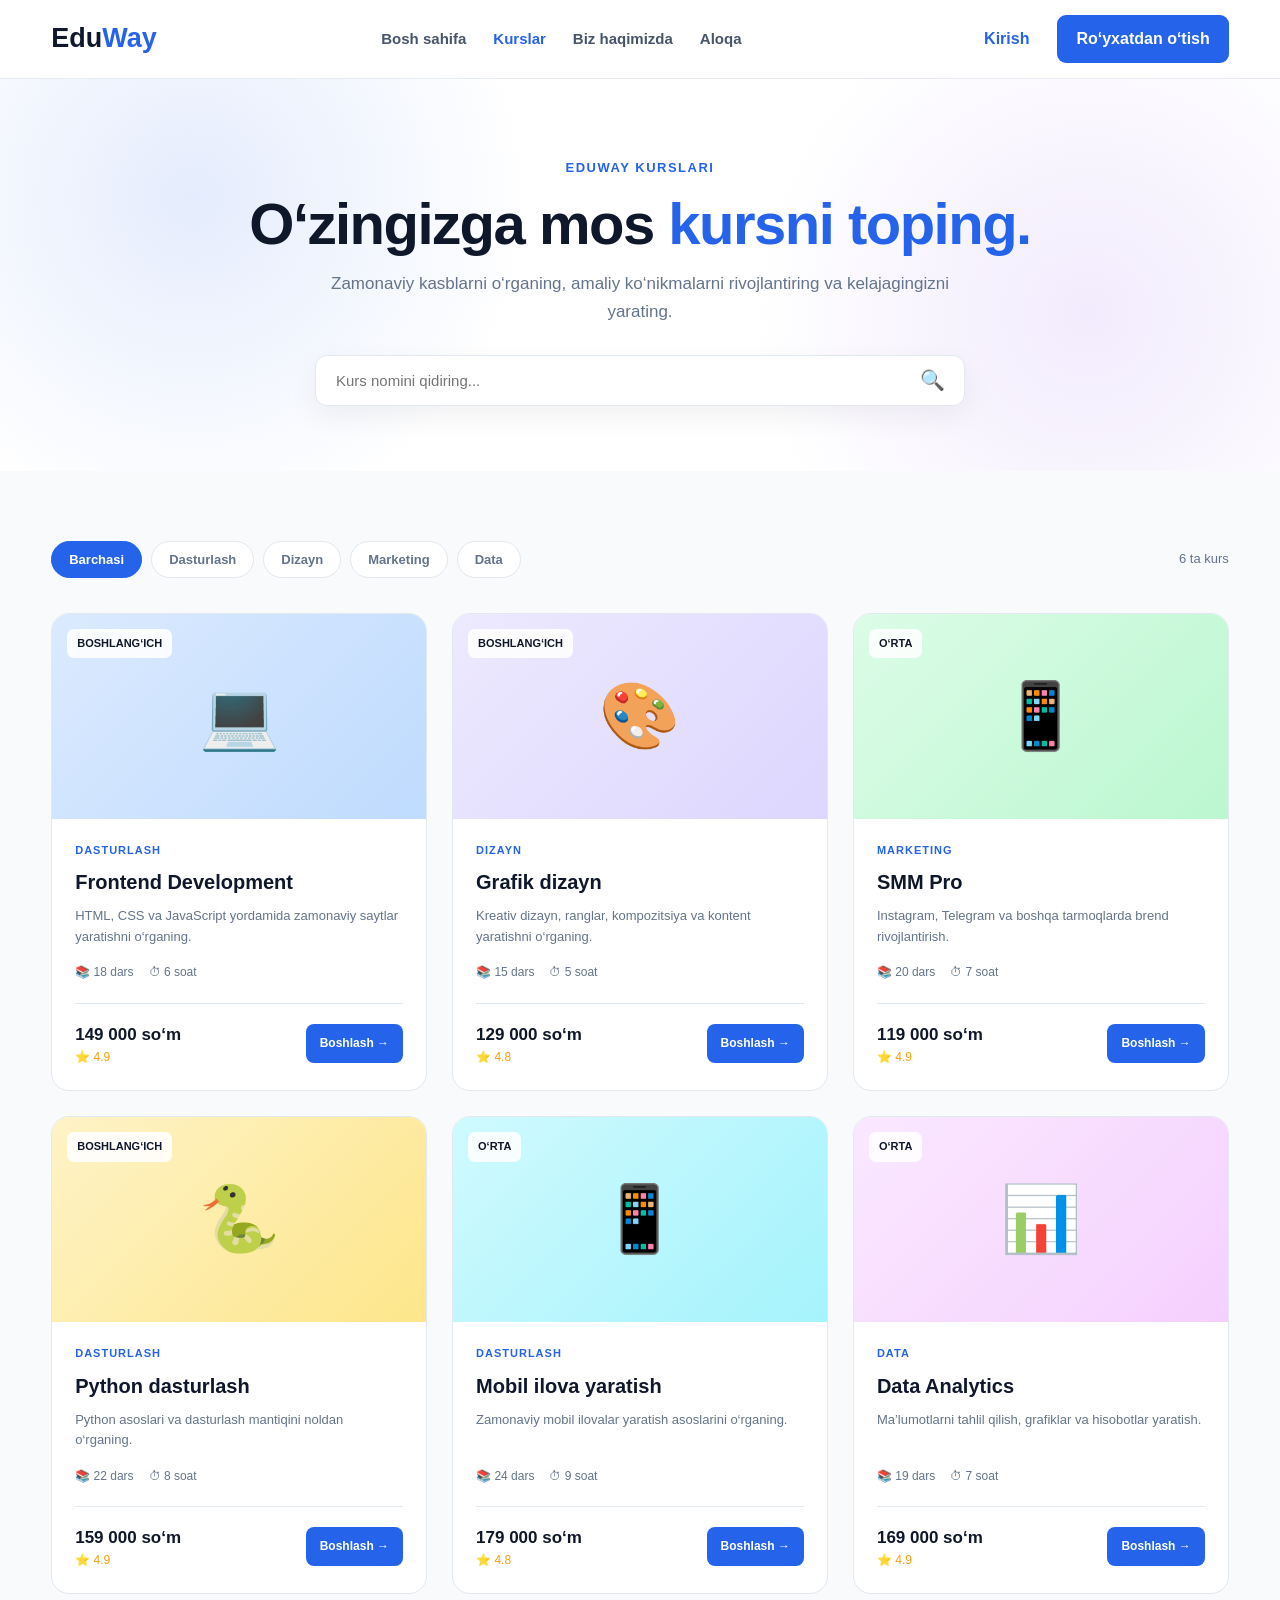
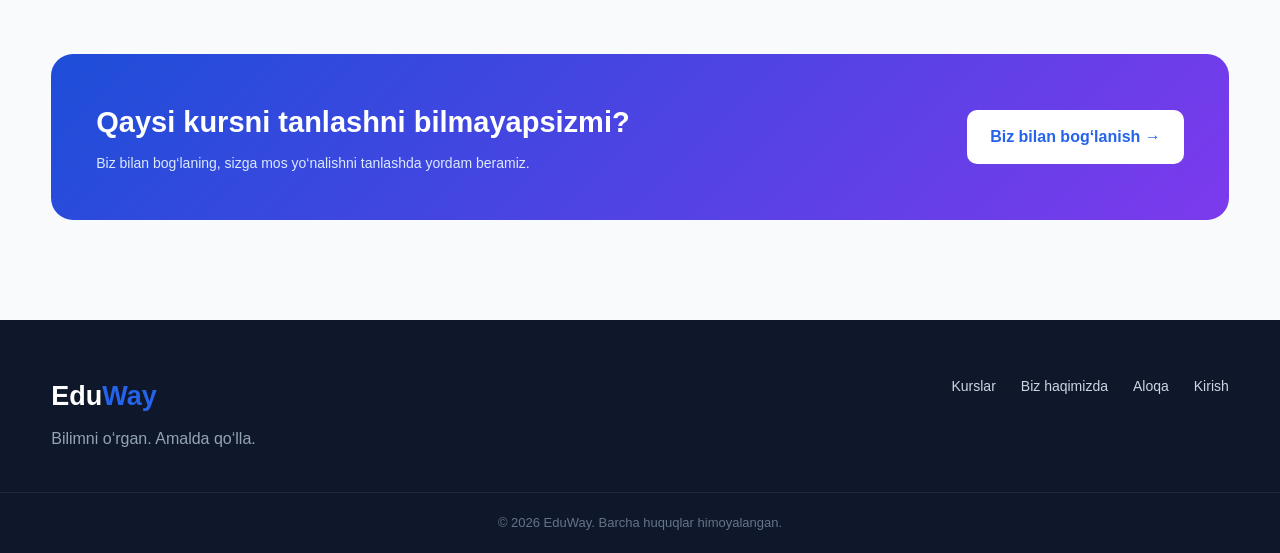
<file: yangi loyiha/courses.html.html>
<!DOCTYPE html>
<html lang="uz">

<head>

    <meta charset="UTF-8">

    <meta
        name="viewport"
        content="width=device-width, initial-scale=1.0"
    >

    <title>EduWay — Kurslar</title>

    <link
        rel="stylesheet"
        href="css/style.css"
    >

    <style>

        /* ========================================
           COURSES PAGE
        ======================================== */

        .courses-page {
            background: #f8fafc;
            min-height: 100vh;
        }


        /* HERO */

        .courses-hero {
            padding: 75px 0 65px;
            text-align: center;

            background:
                radial-gradient(
                    circle at 15% 30%,
                    rgba(37, 99, 235, .12),
                    transparent 30%
                ),
                radial-gradient(
                    circle at 85% 60%,
                    rgba(124, 58, 237, .10),
                    transparent 30%
                ),
                white;
        }

        .courses-hero h1 {
            font-size: clamp(38px, 5vw, 58px);
            line-height: 1.1;
            margin: 12px auto 15px;
            letter-spacing: -1.5px;
        }

        .courses-hero h1 span {
            color: var(--primary);
        }

        .courses-hero p {
            max-width: 650px;
            margin: auto;
            color: var(--muted);
            font-size: 17px;
        }


        /* SEARCH */

        .course-search {
            max-width: 650px;
            margin: 30px auto 0;
            position: relative;
        }

        .course-search input {
            width: 100%;
            padding: 16px 55px 16px 20px;

            border: 1px solid var(--border);
            border-radius: 12px;

            outline: none;

            background: white;
            color: var(--dark);

            font-size: 15px;

            box-shadow:
                0 10px 30px
                rgba(15, 23, 42, .06);

            transition: .3s;
        }

        .course-search input:focus {
            border-color: var(--primary);

            box-shadow:
                0 0 0 4px
                rgba(37, 99, 235, .08);
        }

        .search-icon {
            position: absolute;

            right: 20px;
            top: 50%;

            transform: translateY(-50%);

            font-size: 20px;
        }


        /* CONTENT */

        .courses-content {
            padding: 70px 0 100px;
        }


        /* FILTER */

        .course-filter {
            display: flex;
            align-items: center;
            justify-content: space-between;

            gap: 20px;

            margin-bottom: 35px;
        }

        .categories {
            display: flex;
            flex-wrap: wrap;
            gap: 9px;
        }

        .category-btn {
            border: 1px solid var(--border);

            background: white;

            color: var(--muted);

            padding: 10px 17px;

            border-radius: 50px;

            cursor: pointer;

            font-size: 13px;
            font-weight: 700;

            transition: .3s;
        }

        .category-btn:hover,
        .category-btn.active {
            background: var(--primary);
            color: white;
            border-color: var(--primary);
        }

        .course-count {
            color: var(--muted);
            font-size: 13px;
            white-space: nowrap;
        }


        /* GRID */

        .all-course-grid {
            display: grid;

            grid-template-columns:
                repeat(3, 1fr);

            gap: 25px;
        }


        /* CARD */

        .all-course-card {
            background: white;

            border: 1px solid var(--border);

            border-radius: var(--radius);

            overflow: hidden;

            transition: .35s;
        }

        .all-course-card:hover {
            transform: translateY(-7px);

            box-shadow:
                0 18px 45px
                rgba(15, 23, 42, .10);
        }


        .all-course-image {
            height: 205px;

            display: flex;
            align-items: center;
            justify-content: center;

            position: relative;

            font-size: 65px;
        }

        .all-course-image.frontend {
            background:
                linear-gradient(
                    135deg,
                    #dbeafe,
                    #bfdbfe
                );
        }

        .all-course-image.design {
            background:
                linear-gradient(
                    135deg,
                    #ede9fe,
                    #ddd6fe
                );
        }

        .all-course-image.marketing {
            background:
                linear-gradient(
                    135deg,
                    #dcfce7,
                    #bbf7d0
                );
        }

        .all-course-image.python {
            background:
                linear-gradient(
                    135deg,
                    #fef3c7,
                    #fde68a
                );
        }

        .all-course-image.mobile {
            background:
                linear-gradient(
                    135deg,
                    #cffafe,
                    #a5f3fc
                );
        }

        .all-course-image.data {
            background:
                linear-gradient(
                    135deg,
                    #fae8ff,
                    #f5d0fe
                );
        }


        .course-level {
            position: absolute;

            top: 15px;
            left: 15px;

            padding: 6px 10px;

            background: rgba(255,255,255,.88);

            border-radius: 7px;

            color: var(--dark);

            font-size: 11px;
            font-weight: 800;
        }


        .all-course-body {
            padding: 23px;
        }

        .all-course-category {
            color: var(--primary);

            font-size: 11px;

            font-weight: 800;

            letter-spacing: 1px;

            margin-bottom: 7px;
        }

        .all-course-body h3 {
            font-size: 20px;

            margin-bottom: 8px;
        }

        .all-course-body p {
            color: var(--muted);

            font-size: 13px;

            min-height: 42px;

            margin-bottom: 15px;
        }


        .course-meta {
            display: flex;

            gap: 15px;

            color: var(--muted);

            font-size: 12px;

            margin-bottom: 20px;
        }


        .course-bottom {
            padding-top: 17px;

            border-top: 1px solid var(--border);

            display: flex;

            align-items: center;

            justify-content: space-between;

            gap: 15px;
        }

        .course-price {
            font-size: 17px;
            font-weight: 800;
            color: var(--dark);
        }

        .course-rating {
            color: #f59e0b;
            font-size: 12px;
        }


        .start-course {
            display: inline-flex;

            align-items: center;
            justify-content: center;

            padding: 10px 14px;

            background: var(--primary);
            color: white;

            border-radius: 8px;

            font-size: 12px;
            font-weight: 700;

            transition: .3s;
        }

        .start-course:hover {
            background: var(--primary-dark);
            transform: translateY(-2px);
        }


        /* NO RESULT */

        .no-results {
            display: none;

            padding: 60px 20px;

            text-align: center;

            color: var(--muted);
        }

        .no-results div {
            font-size: 50px;
            margin-bottom: 10px;
        }

        .no-results h3 {
            color: var(--dark);
            margin-bottom: 5px;
        }


        /* CTA */

        .courses-cta {
            margin-top: 60px;

            padding: 45px;

            border-radius: 22px;

            background:
                linear-gradient(
                    135deg,
                    #1d4ed8,
                    #7c3aed
                );

            color: white;

            display: flex;

            align-items: center;

            justify-content: space-between;

            gap: 25px;
        }

        .courses-cta h2 {
            font-size: 29px;
            margin-bottom: 7px;
        }

        .courses-cta p {
            color: #dbeafe;
            font-size: 14px;
        }

        .courses-cta .white-btn {
            white-space: nowrap;
        }


        /* TABLET */

        @media (max-width: 950px) {

            .all-course-grid {
                grid-template-columns:
                    repeat(2, 1fr);
            }

        }


        /* MOBILE */

        @media (max-width: 650px) {

            .courses-hero {
                padding: 55px 0 45px;
            }

            .courses-hero h1 {
                font-size: 38px;
            }

            .courses-hero p {
                font-size: 15px;
            }

            .courses-content {
                padding: 50px 0 70px;
            }

            .course-filter {
                align-items: flex-start;
                flex-direction: column;
            }

            .all-course-grid {
                grid-template-columns: 1fr;
            }

            .courses-cta {
                padding: 30px;
                flex-direction: column;
                align-items: flex-start;
            }

            .courses-cta h2 {
                font-size: 25px;
            }

        }

    </style>

</head>


<body>


    <!-- NAVBAR -->

    <header class="navbar">

        <div class="container nav-content">

            <a
                href="index.html"
                class="logo"
            >
                Edu<span>Way</span>
            </a>


            <nav>

                <a href="index.html">
                    Bosh sahifa
                </a>

                <a
                    href="courses.html"
                    style="color: var(--primary);"
                >
                    Kurslar
                </a>

                <a href="index.html#about">
                    Biz haqimizda
                </a>

                <a href="index.html#contact">
                    Aloqa
                </a>

            </nav>


            <div class="nav-buttons">

                <a
                    href="login.html"
                    class="login-btn"
                >
                    Kirish
                </a>

                <a
                    href="register.html"
                    class="register-btn"
                >
                    Ro‘yxatdan o‘tish
                </a>

            </div>

        </div>

    </header>


    <main class="courses-page">


        <!-- HERO -->

        <section class="courses-hero">

            <div class="container">

                <span
                    style="
                        color: var(--primary);
                        font-size: 13px;
                        font-weight: 800;
                        letter-spacing: 1.5px;
                    "
                >
                    EDUWAY KURSLARI
                </span>


                <h1>
                    O‘zingizga mos
                    <span>kursni toping.</span>
                </h1>


                <p>
                    Zamonaviy kasblarni o‘rganing,
                    amaliy ko‘nikmalarni rivojlantiring
                    va kelajagingizni yarating.
                </p>


                <!-- SEARCH -->

                <div class="course-search">

                    <input
                        type="text"
                        id="searchInput"
                        placeholder="Kurs nomini qidiring..."
                    >

                    <span class="search-icon">
                        🔍
                    </span>

                </div>

            </div>

        </section>


        <!-- COURSES -->

        <section class="courses-content">

            <div class="container">


                <!-- FILTER -->

                <div class="course-filter">

                    <div class="categories">

                        <button
                            class="category-btn active"
                            data-category="all"
                        >
                            Barchasi
                        </button>

                        <button
                            class="category-btn"
                            data-category="dasturlash"
                        >
                            Dasturlash
                        </button>

                        <button
                            class="category-btn"
                            data-category="dizayn"
                        >
                            Dizayn
                        </button>

                        <button
                            class="category-btn"
                            data-category="marketing"
                        >
                            Marketing
                        </button>

                        <button
                            class="category-btn"
                            data-category="data"
                        >
                            Data
                        </button>

                    </div>


                    <span
                        class="course-count"
                        id="courseCount"
                    >
                        6 ta kurs
                    </span>

                </div>


                <!-- COURSE GRID -->

                <div
                    class="all-course-grid"
                    id="courseGrid"
                >


                    <!-- 1 -->

                    <article
                        class="all-course-card"
                        data-category="dasturlash"
                        data-name="Frontend Development"
                    >

                        <div
                            class="all-course-image frontend"
                        >

                            <span class="course-level">
                                BOSHLANG‘ICH
                            </span>

                            💻

                        </div>


                        <div class="all-course-body">

                            <div class="all-course-category">
                                DASTURLASH
                            </div>

                            <h3>
                                Frontend Development
                            </h3>

                            <p>
                                HTML, CSS va JavaScript
                                yordamida zamonaviy saytlar
                                yaratishni o‘rganing.
                            </p>

                            <div class="course-meta">
                                <span>📚 18 dars</span>
                                <span>⏱ 6 soat</span>
                            </div>

                            <div class="course-bottom">

                                <div>

                                    <div class="course-price">
                                        149 000 so‘m
                                    </div>

                                    <div class="course-rating">
                                        ⭐ 4.9
                                    </div>

                                </div>

                                <a
                                    href="#"
                                    class="start-course"
                                    onclick="startCourse(event, 'Frontend Development')"
                                >
                                    Boshlash →
                                </a>

                            </div>

                        </div>

                    </article>


                    <!-- 2 -->

                    <article
                        class="all-course-card"
                        data-category="dizayn"
                        data-name="Grafik dizayn"
                    >

                        <div
                            class="all-course-image design"
                        >

                            <span class="course-level">
                                BOSHLANG‘ICH
                            </span>

                            🎨

                        </div>


                        <div class="all-course-body">

                            <div class="all-course-category">
                                DIZAYN
                            </div>

                            <h3>
                                Grafik dizayn
                            </h3>

                            <p>
                                Kreativ dizayn, ranglar,
                                kompozitsiya va kontent
                                yaratishni o‘rganing.
                            </p>

                            <div class="course-meta">
                                <span>📚 15 dars</span>
                                <span>⏱ 5 soat</span>
                            </div>

                            <div class="course-bottom">

                                <div>

                                    <div class="course-price">
                                        129 000 so‘m
                                    </div>

                                    <div class="course-rating">
                                        ⭐ 4.8
                                    </div>

                                </div>

                                <a
                                    href="#"
                                    class="start-course"
                                    onclick="startCourse(event, 'Grafik dizayn')"
                                >
                                    Boshlash →
                                </a>

                            </div>

                        </div>

                    </article>


                    <!-- 3 -->

                    <article
                        class="all-course-card"
                        data-category="marketing"
                        data-name="SMM Pro"
                    >

                        <div
                            class="all-course-image marketing"
                        >

                            <span class="course-level">
                                O‘RTA
                            </span>

                            📱

                        </div>


                        <div class="all-course-body">

                            <div class="all-course-category">
                                MARKETING
                            </div>

                            <h3>
                                SMM Pro
                            </h3>

                            <p>
                                Instagram, Telegram va boshqa
                                tarmoqlarda brend rivojlantirish.
                            </p>

                            <div class="course-meta">
                                <span>📚 20 dars</span>
                                <span>⏱ 7 soat</span>
                            </div>

                            <div class="course-bottom">

                                <div>

                                    <div class="course-price">
                                        119 000 so‘m
                                    </div>

                                    <div class="course-rating">
                                        ⭐ 4.9
                                    </div>

                                </div>

                                <a
                                    href="#"
                                    class="start-course"
                                    onclick="startCourse(event, 'SMM Pro')"
                                >
                                    Boshlash →
                                </a>

                            </div>

                        </div>

                    </article>


                    <!-- 4 -->

                    <article
                        class="all-course-card"
                        data-category="dasturlash"
                        data-name="Python dasturlash"
                    >

                        <div
                            class="all-course-image python"
                        >

                            <span class="course-level">
                                BOSHLANG‘ICH
                            </span>

                            🐍

                        </div>


                        <div class="all-course-body">

                            <div class="all-course-category">
                                DASTURLASH
                            </div>

                            <h3>
                                Python dasturlash
                            </h3>

                            <p>
                                Python asoslari va dasturlash
                                mantiqini noldan o‘rganing.
                            </p>

                            <div class="course-meta">
                                <span>📚 22 dars</span>
                                <span>⏱ 8 soat</span>
                            </div>

                            <div class="course-bottom">

                                <div>

                                    <div class="course-price">
                                        159 000 so‘m
                                    </div>

                                    <div class="course-rating">
                                        ⭐ 4.9
                                    </div>

                                </div>

                                <a
                                    href="#"
                                    class="start-course"
                                    onclick="startCourse(event, 'Python dasturlash')"
                                >
                                    Boshlash →
                                </a>

                            </div>

                        </div>

                    </article>


                    <!-- 5 -->

                    <article
                        class="all-course-card"
                        data-category="dasturlash"
                        data-name="Mobil ilova yaratish"
                    >

                        <div
                            class="all-course-image mobile"
                        >

                            <span class="course-level">
                                O‘RTA
                            </span>

                            📱

                        </div>


                        <div class="all-course-body">

                            <div class="all-course-category">
                                DASTURLASH
                            </div>

                            <h3>
                                Mobil ilova yaratish
                            </h3>

                            <p>
                                Zamonaviy mobil ilovalar yaratish
                                asoslarini o‘rganing.
                            </p>

                            <div class="course-meta">
                                <span>📚 24 dars</span>
                                <span>⏱ 9 soat</span>
                            </div>

                            <div class="course-bottom">

                                <div>

                                    <div class="course-price">
                                        179 000 so‘m
                                    </div>

                                    <div class="course-rating">
                                        ⭐ 4.8
                                    </div>

                                </div>

                                <a
                                    href="#"
                                    class="start-course"
                                    onclick="startCourse(event, 'Mobil ilova yaratish')"
                                >
                                    Boshlash →
                                </a>

                            </div>

                        </div>

                    </article>


                    <!-- 6 -->

                    <article
                        class="all-course-card"
                        data-category="data"
                        data-name="Data Analytics"
                    >

                        <div
                            class="all-course-image data"
                        >

                            <span class="course-level">
                                O‘RTA
                            </span>

                            📊

                        </div>


                        <div class="all-course-body">

                            <div class="all-course-category">
                                DATA
                            </div>

                            <h3>
                                Data Analytics
                            </h3>

                            <p>
                                Ma’lumotlarni tahlil qilish,
                                grafiklar va hisobotlar yaratish.
                            </p>

                            <div class="course-meta">
                                <span>📚 19 dars</span>
                                <span>⏱ 7 soat</span>
                            </div>

                            <div class="course-bottom">

                                <div>

                                    <div class="course-price">
                                        169 000 so‘m
                                    </div>

                                    <div class="course-rating">
                                        ⭐ 4.9
                                    </div>

                                </div>

                                <a
                                    href="#"
                                    class="start-course"
                                    onclick="startCourse(event, 'Data Analytics')"
                                >
                                    Boshlash →
                                </a>

                            </div>

                        </div>

                    </article>

                </div>


                <!-- NO RESULT -->

                <div
                    class="no-results"
                    id="noResults"
                >

                    <div>
                        🔍
                    </div>

                    <h3>
                        Kurs topilmadi
                    </h3>

                    <p>
                        Boshqa nom yoki kategoriyani
                        qidirib ko‘ring.
                    </p>

                </div>


                <!-- CTA -->

                <div class="courses-cta">

                    <div>

                        <h2>
                            Qaysi kursni tanlashni
                            bilmayapsizmi?
                        </h2>

                        <p>
                            Biz bilan bog‘laning,
                            sizga mos yo‘nalishni
                            tanlashda yordam beramiz.
                        </p>

                    </div>


                    <a
                        href="index.html#contact"
                        class="white-btn"
                    >
                        Biz bilan bog‘lanish →
                    </a>

                </div>

            </div>

        </section>

    </main>


    <!-- FOOTER -->

    <footer>

        <div class="container footer-content">

            <div>

                <a
                    href="index.html"
                    class="logo"
                >
                    Edu<span>Way</span>
                </a>

                <p>
                    Bilimni o‘rgan. Amalda qo‘lla.
                </p>

            </div>


            <div class="footer-links">

                <a href="courses.html">
                    Kurslar
                </a>

                <a href="index.html#about">
                    Biz haqimizda
                </a>

                <a href="index.html#contact">
                    Aloqa
                </a>

                <a href="login.html">
                    Kirish
                </a>

            </div>

        </div>


        <div class="copyright">

            © 2026 EduWay.
            Barcha huquqlar himoyalangan.

        </div>

    </footer>


    <script>

        /* ========================================
           CATEGORY FILTER
        ======================================== */

        const categoryButtons =
            document.querySelectorAll(
                ".category-btn"
            );

        const courseCards =
            document.querySelectorAll(
                ".all-course-card"
            );

        const searchInput =
            document.getElementById(
                "searchInput"
            );

        const courseCount =
            document.getElementById(
                "courseCount"
            );

        const noResults =
            document.getElementById(
                "noResults"
            );


        let selectedCategory = "all";


        categoryButtons.forEach(
            function(button) {

                button.addEventListener(
                    "click",
                    function() {

                        categoryButtons.forEach(
                            function(btn) {

                                btn.classList.remove(
                                    "active"
                                );

                            }
                        );


                        button.classList.add(
                            "active"
                        );


                        selectedCategory =
                            button.dataset.category;


                        filterCourses();

                    }
                );

            }
        );


        /* ========================================
           SEARCH
        ======================================== */

        searchInput.addEventListener(
            "input",
            function() {

                filterCourses();

            }
        );


        /* ========================================
           FILTER FUNCTION
        ======================================== */

        function filterCourses() {

            const searchText =
                searchInput.value
                    .toLowerCase()
                    .trim();


            let visibleCount = 0;


            courseCards.forEach(
                function(card) {

                    const category =
                        card.dataset.category;

                    const name =
                        card.dataset.name
                            .toLowerCase();


                    const categoryMatch =
                        selectedCategory === "all" ||
                        category === selectedCategory;


                    const searchMatch =
                        name.includes(
                            searchText
                        );


                    if (
                        categoryMatch &&
                        searchMatch
                    ) {

                        card.style.display =
                            "block";

                        visibleCount++;

                    } else {

                        card.style.display =
                            "none";

                    }

                }
            );


            courseCount.textContent =
                visibleCount + " ta kurs";


            if (visibleCount === 0) {

                noResults.style.display =
                    "block";

            } else {

                noResults.style.display =
                    "none";

            }

        }


        /* ========================================
           START COURSE
        ======================================== */

        function startCourse(
            event,
            courseName
        ) {

            event.preventDefault();


            const loggedIn =
                localStorage.getItem(
                    "eduwayLoggedIn"
                );


            if (loggedIn !== "true") {

                const goLogin =
                    confirm(
                        "Kursni boshlash uchun avval tizimga kirishingiz kerak. Kirish sahifasiga o‘tasizmi?"
                    );


                if (goLogin) {

                    window.location.href =
                        "login.html";

                }

                return;

            }


            /*
                Keyingi bosqichda bu joy
                haqiqiy kurs sahifasiga
                olib boriladi.
            */

            alert(
                '"' +
                courseName +
                '" kursi tanlandi! Kurs sahifasi keyingi bosqichda ochiladi.'
            );

        }

    </script>

</body>

</html>
</file>
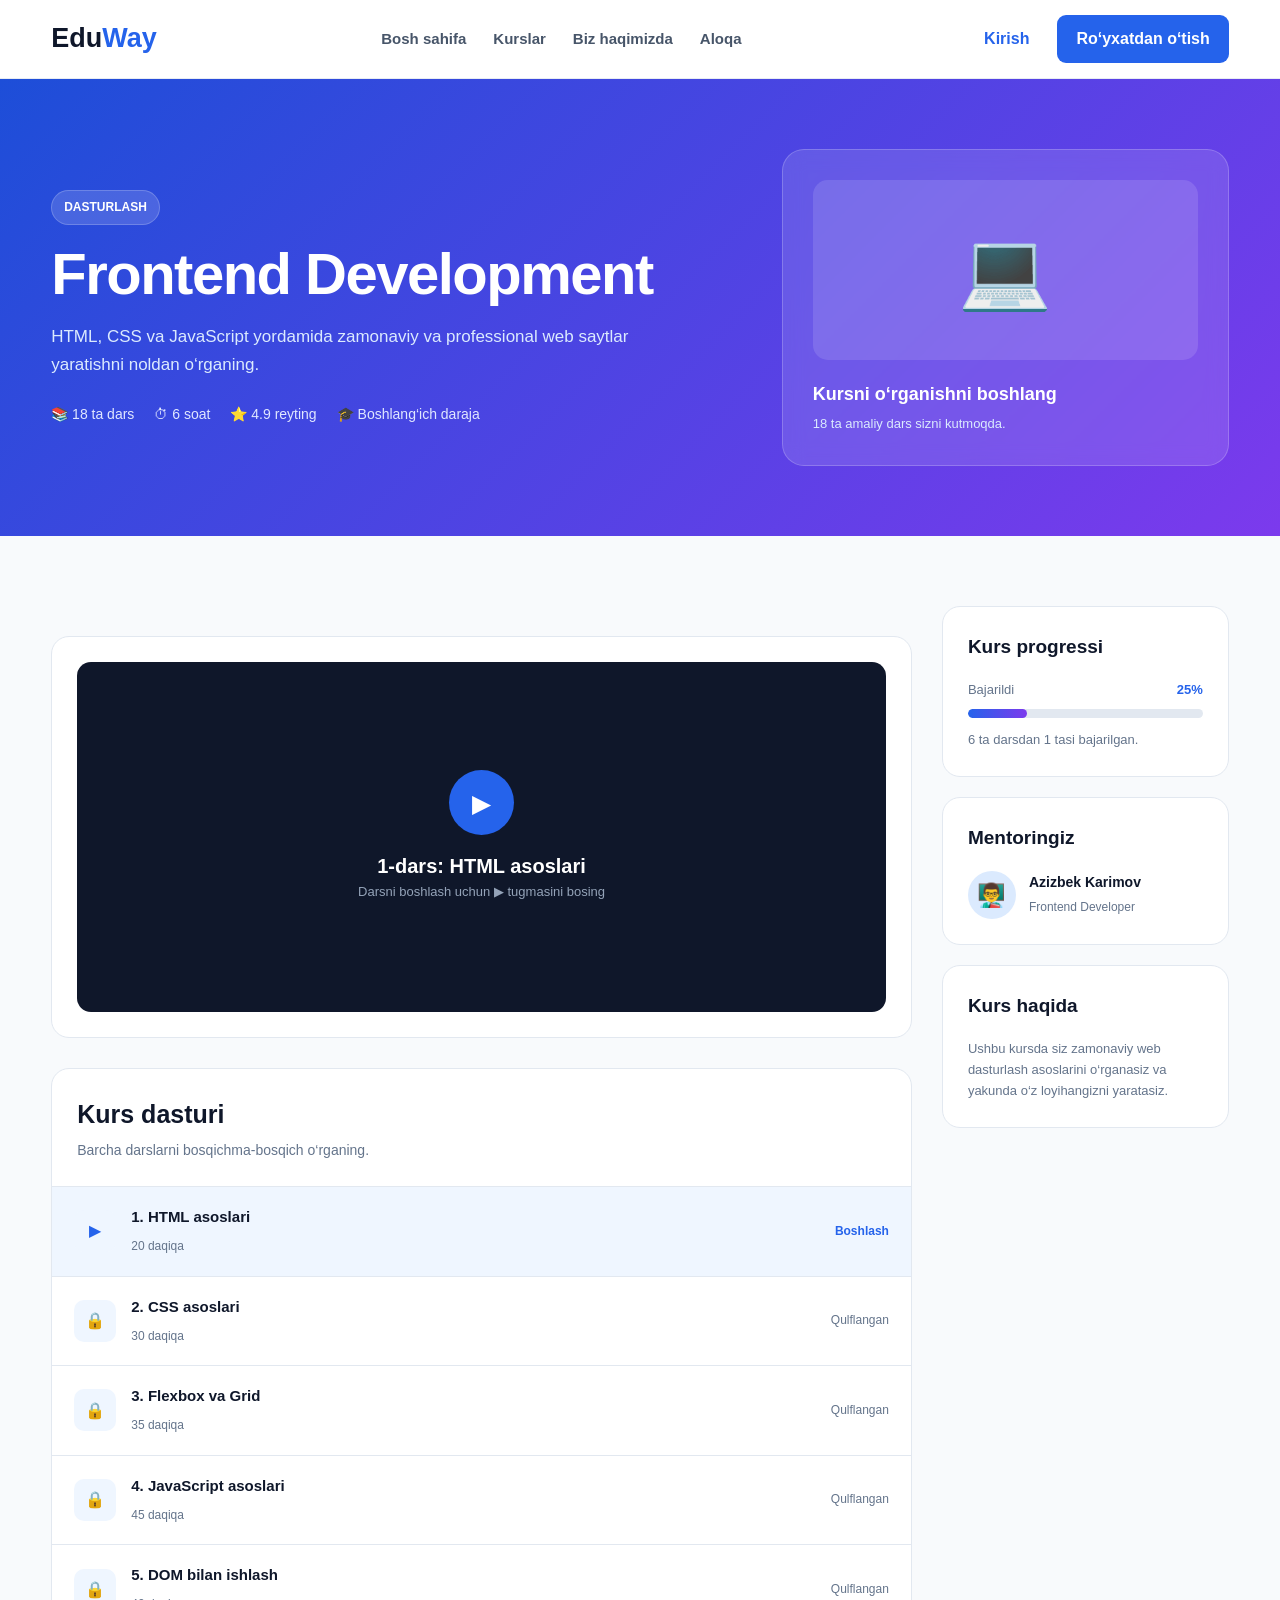
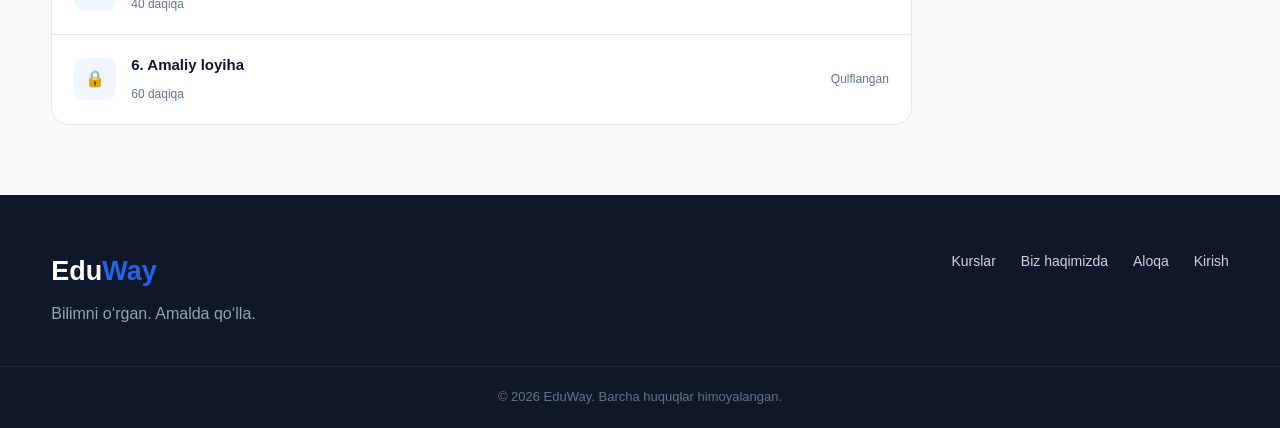
<file: yangi loyiha/courses.html.html.html>
<!DOCTYPE html>
<html lang="uz">

<head>

    <meta charset="UTF-8">

    <meta name="viewport" content="width=device-width, initial-scale=1.0">

    <title>EduWay — Frontend Development</title>

    <link rel="stylesheet" href="css/style.css">

    <style>

        /* ========================================
           COURSE PAGE
        ======================================== */

        .course-page {
            background: #f8fafc;
            min-height: 100vh;
        }

        .course-hero {
            background:
                linear-gradient(
                    135deg,
                    #1d4ed8,
                    #7c3aed
                );

            color: white;

            padding: 70px 0;
        }

        .course-hero-content {
            display: grid;

            grid-template-columns: 1.2fr .8fr;

            gap: 60px;

            align-items: center;
        }

        .course-label {
            display: inline-block;

            padding: 7px 12px;

            background: rgba(255,255,255,.15);

            border: 1px solid rgba(255,255,255,.2);

            border-radius: 50px;

            font-size: 12px;

            font-weight: 800;

            margin-bottom: 18px;
        }

        .course-hero h1 {
            font-size: clamp(38px, 5vw, 58px);

            line-height: 1.08;

            margin-bottom: 18px;

            letter-spacing: -1.5px;
        }

        .course-hero p {
            max-width: 650px;

            color: #dbeafe;

            font-size: 17px;

            margin-bottom: 25px;
        }

        .course-info {
            display: flex;

            flex-wrap: wrap;

            gap: 20px;

            color: #e0e7ff;

            font-size: 14px;
        }

        .course-preview {
            padding: 30px;

            background: rgba(255,255,255,.12);

            border: 1px solid rgba(255,255,255,.2);

            border-radius: 22px;

            backdrop-filter: blur(10px);
        }

        .preview-icon {
            height: 180px;

            display: flex;

            align-items: center;

            justify-content: center;

            border-radius: 15px;

            background: rgba(255,255,255,.12);

            font-size: 75px;

            margin-bottom: 20px;
        }

        .preview-title {
            font-size: 18px;

            font-weight: 800;

            margin-bottom: 5px;
        }

        .preview-text {
            color: #dbeafe;

            font-size: 13px;
        }


        /* CONTENT */

        .course-content {
            padding: 70px 0;
        }

        .course-layout {
            display: grid;

            grid-template-columns: 1.5fr .5fr;

            gap: 30px;

            align-items: start;
        }


        /* LESSONS */

        .lessons-card {
            background: white;

            border: 1px solid var(--border);

            border-radius: 18px;

            overflow: hidden;
        }

        .lessons-header {
            padding: 25px;

            border-bottom: 1px solid var(--border);
        }

        .lessons-header h2 {
            font-size: 25px;

            margin-bottom: 5px;
        }

        .lessons-header p {
            color: var(--muted);

            font-size: 14px;
        }

        .lesson-item {
            display: flex;

            align-items: center;

            gap: 15px;

            padding: 18px 22px;

            border-bottom: 1px solid var(--border);

            transition: .3s;
        }

        .lesson-item:last-child {
            border-bottom: none;
        }

        .lesson-item:hover {
            background: #f8fafc;
        }

        .lesson-icon {
            width: 42px;
            height: 42px;

            flex-shrink: 0;

            display: flex;

            align-items: center;

            justify-content: center;

            background: #eff6ff;

            color: var(--primary);

            border-radius: 10px;
        }

        .lesson-info {
            flex: 1;
        }

        .lesson-info h3 {
            font-size: 15px;

            margin-bottom: 3px;
        }

        .lesson-info span {
            color: var(--muted);

            font-size: 12px;
        }

        .lesson-status {
            color: var(--muted);

            font-size: 12px;
        }

        .lesson-item.active {
            background: #eff6ff;
        }

        .lesson-item.active .lesson-status {
            color: var(--primary);

            font-weight: 700;
        }


        /* SIDEBAR */

        .course-sidebar {
            display: flex;

            flex-direction: column;

            gap: 20px;
        }

        .sidebar-card {
            background: white;

            border: 1px solid var(--border);

            border-radius: 18px;

            padding: 25px;
        }

        .sidebar-card h3 {
            font-size: 19px;

            margin-bottom: 18px;
        }

        .progress-row {
            display: flex;

            justify-content: space-between;

            font-size: 13px;

            margin-bottom: 8px;
        }

        .progress-row span {
            color: var(--muted);
        }

        .progress-row strong {
            color: var(--primary);
        }

        .course-progress {
            height: 9px;

            background: #e2e8f0;

            border-radius: 20px;

            overflow: hidden;

            margin-bottom: 12px;
        }

        .course-progress div {
            width: 25%;

            height: 100%;

            background:
                linear-gradient(
                    90deg,
                    var(--primary),
                    var(--secondary)
                );

            border-radius: 20px;
        }

        .sidebar-text {
            color: var(--muted);

            font-size: 13px;
        }

        .mentor {
            display: flex;

            align-items: center;

            gap: 13px;
        }

        .mentor-avatar {
            width: 48px;
            height: 48px;

            display: flex;

            align-items: center;

            justify-content: center;

            background: #dbeafe;

            border-radius: 50%;

            font-size: 23px;
        }

        .mentor strong {
            display: block;

            font-size: 14px;
        }

        .mentor span {
            color: var(--muted);

            font-size: 12px;
        }


        /* VIDEO */

        .video-section {
            margin-top: 30px;

            background: white;

            border: 1px solid var(--border);

            border-radius: 18px;

            padding: 25px;
        }

        .video-box {
            height: 350px;

            display: flex;

            align-items: center;

            justify-content: center;

            flex-direction: column;

            background: #0f172a;

            border-radius: 14px;

            color: white;

            text-align: center;
        }

        .play-button {
            width: 65px;
            height: 65px;

            display: flex;

            align-items: center;

            justify-content: center;

            background: var(--primary);

            border-radius: 50%;

            font-size: 25px;

            margin-bottom: 15px;

            cursor: pointer;

            transition: .3s;
        }

        .play-button:hover {
            transform: scale(1.08);

            background: var(--primary-dark);
        }

        .video-box h3 {
            font-size: 20px;
        }

        .video-box p {
            color: #94a3b8;

            font-size: 13px;
        }


        /* MOBILE */

        @media (max-width: 900px) {

            .course-hero-content {
                grid-template-columns: 1fr;
            }

            .course-layout {
                grid-template-columns: 1fr;
            }

        }

        @media (max-width: 600px) {

            .course-hero {
                padding: 50px 0;
            }

            .course-info {
                flex-direction: column;

                gap: 7px;
            }

            .video-box {
                height: 250px;
            }

        }

    </style>

</head>


<body>


    <!-- NAVBAR -->

    <header class="navbar">

        <div class="container nav-content">

            <a href="index.html" class="logo">
                Edu<span>Way</span>
            </a>

            <nav>

                <a href="index.html">
                    Bosh sahifa
                </a>

                <a href="courses.html">
                    Kurslar
                </a>

                <a href="index.html#about">
                    Biz haqimizda
                </a>

                <a href="index.html#contact">
                    Aloqa
                </a>

            </nav>

            <div class="nav-buttons">

                <a href="login.html" class="login-btn">
                    Kirish
                </a>

                <a href="register.html" class="register-btn">
                    Ro‘yxatdan o‘tish
                </a>

            </div>

        </div>

    </header>


    <main class="course-page">


        <!-- COURSE HERO -->

        <section class="course-hero">

            <div class="container course-hero-content">


                <div>

                    <span class="course-label">
                        DASTURLASH
                    </span>

                    <h1>
                        Frontend Development
                    </h1>

                    <p>
                        HTML, CSS va JavaScript yordamida
                        zamonaviy va professional web
                        saytlar yaratishni noldan o‘rganing.
                    </p>


                    <div class="course-info">

                        <span>
                            📚 18 ta dars
                        </span>

                        <span>
                            ⏱ 6 soat
                        </span>

                        <span>
                            ⭐ 4.9 reyting
                        </span>

                        <span>
                            🎓 Boshlang‘ich daraja
                        </span>

                    </div>

                </div>


                <div class="course-preview">

                    <div class="preview-icon">
                        💻
                    </div>

                    <div class="preview-title">
                        Kursni o‘rganishni boshlang
                    </div>

                    <div class="preview-text">
                        18 ta amaliy dars sizni kutmoqda.
                    </div>

                </div>

            </div>

        </section>


        <!-- CONTENT -->

        <section class="course-content">

            <div class="container course-layout">


                <!-- LEFT -->

                <div>


                    <!-- VIDEO -->

                    <div class="video-section">

                        <div class="video-box">

                            <div
                                class="play-button"
                                onclick="playVideo()"
                            >
                                ▶
                            </div>

                            <h3>
                                1-dars: HTML asoslari
                            </h3>

                            <p>
                                Darsni boshlash uchun
                                ▶ tugmasini bosing
                            </p>

                        </div>

                    </div>


                    <!-- LESSONS -->

                    <div
                        class="lessons-card"
                        style="margin-top: 30px;"
                    >

                        <div class="lessons-header">

                            <h2>
                                Kurs dasturi
                            </h2>

                            <p>
                                Barcha darslarni bosqichma-bosqich
                                o‘rganing.
                            </p>

                        </div>


                        <div
                            class="lesson-item active"
                            onclick="selectLesson(1, 'HTML asoslari')"
                        >

                            <div class="lesson-icon">
                                ▶
                            </div>

                            <div class="lesson-info">

                                <h3>
                                    1. HTML asoslari
                                </h3>

                                <span>
                                    20 daqiqa
                                </span>

                            </div>

                            <div class="lesson-status">
                                Boshlash
                            </div>

                        </div>


                        <div
                            class="lesson-item"
                            onclick="selectLesson(2, 'CSS asoslari')"
                        >

                            <div class="lesson-icon">
                                🔒
                            </div>

                            <div class="lesson-info">

                                <h3>
                                    2. CSS asoslari
                                </h3>

                                <span>
                                    30 daqiqa
                                </span>

                            </div>

                            <div class="lesson-status">
                                Qulflangan
                            </div>

                        </div>


                        <div
                            class="lesson-item"
                            onclick="selectLesson(3, 'Flexbox va Grid')"
                        >

                            <div class="lesson-icon">
                                🔒
                            </div>

                            <div class="lesson-info">

                                <h3>
                                    3. Flexbox va Grid
                                </h3>

                                <span>
                                    35 daqiqa
                                </span>

                            </div>

                            <div class="lesson-status">
                                Qulflangan
                            </div>

                        </div>


                        <div
                            class="lesson-item"
                            onclick="selectLesson(4, 'JavaScript asoslari')"
                        >

                            <div class="lesson-icon">
                                🔒
                            </div>

                            <div class="lesson-info">

                                <h3>
                                    4. JavaScript asoslari
                                </h3>

                                <span>
                                    45 daqiqa
                                </span>

                            </div>

                            <div class="lesson-status">
                                Qulflangan
                            </div>

                        </div>


                        <div
                            class="lesson-item"
                            onclick="selectLesson(5, 'DOM bilan ishlash')"
                        >

                            <div class="lesson-icon">
                                🔒
                            </div>

                            <div class="lesson-info">

                                <h3>
                                    5. DOM bilan ishlash
                                </h3>

                                <span>
                                    40 daqiqa
                                </span>

                            </div>

                            <div class="lesson-status">
                                Qulflangan
                            </div>

                        </div>


                        <div
                            class="lesson-item"
                            onclick="selectLesson(6, 'Amaliy loyiha')"
                        >

                            <div class="lesson-icon">
                                🔒
                            </div>

                            <div class="lesson-info">

                                <h3>
                                    6. Amaliy loyiha
                                </h3>

                                <span>
                                    60 daqiqa
                                </span>

                            </div>

                            <div class="lesson-status">
                                Qulflangan
                            </div>

                        </div>

                    </div>

                </div>


                <!-- RIGHT SIDEBAR -->

                <aside class="course-sidebar">


                    <!-- PROGRESS -->

                    <div class="sidebar-card">

                        <h3>
                            Kurs progressi
                        </h3>

                        <div class="progress-row">

                            <span>
                                Bajarildi
                            </span>

                            <strong>
                                25%
                            </strong>

                        </div>

                        <div class="course-progress">
                            <div></div>
                        </div>

                        <p class="sidebar-text">
                            6 ta darsdan 1 tasi bajarilgan.
                        </p>

                    </div>


                    <!-- MENTOR -->

                    <div class="sidebar-card">

                        <h3>
                            Mentoringiz
                        </h3>

                        <div class="mentor">

                            <div class="mentor-avatar">
                                👨‍🏫
                            </div>

                            <div>

                                <strong>
                                    Azizbek Karimov
                                </strong>

                                <span>
                                    Frontend Developer
                                </span>

                            </div>

                        </div>

                    </div>


                    <!-- COURSE INFO -->

                    <div class="sidebar-card">

                        <h3>
                            Kurs haqida
                        </h3>

                        <p class="sidebar-text">

                            Ushbu kursda siz zamonaviy
                            web dasturlash asoslarini
                            o‘rganasiz va yakunda
                            o‘z loyihangizni yaratasiz.

                        </p>

                    </div>

                </aside>

            </div>

        </section>

    </main>


    <!-- FOOTER -->

    <footer>

        <div class="container footer-content">

            <div>

                <a href="index.html" class="logo">
                    Edu<span>Way</span>
                </a>

                <p>
                    Bilimni o‘rgan. Amalda qo‘lla.
                </p>

            </div>


            <div class="footer-links">

                <a href="courses.html">
                    Kurslar
                </a>

                <a href="index.html#about">
                    Biz haqimizda
                </a>

                <a href="index.html#contact">
                    Aloqa
                </a>

                <a href="login.html">
                    Kirish
                </a>

            </div>

        </div>


        <div class="copyright">

            © 2026 EduWay.
            Barcha huquqlar himoyalangan.

        </div>

    </footer>


    <script>

        function playVideo() {

            alert(
                "Video dars keyingi bosqichda ulanadi."
            );

        }


        function selectLesson(
            number,
            lessonName
        ) {

            if (number !== 1) {

                alert(
                    "Bu dars hozircha qulflangan. Avval oldingi darsni yakunlang."
                );

                return;

            }

            document.querySelector(
                ".video-box h3"
            ).textContent =
                number +
                "-dars: " +
                lessonName;

        }

    </script>

</body>

</html>
</file>
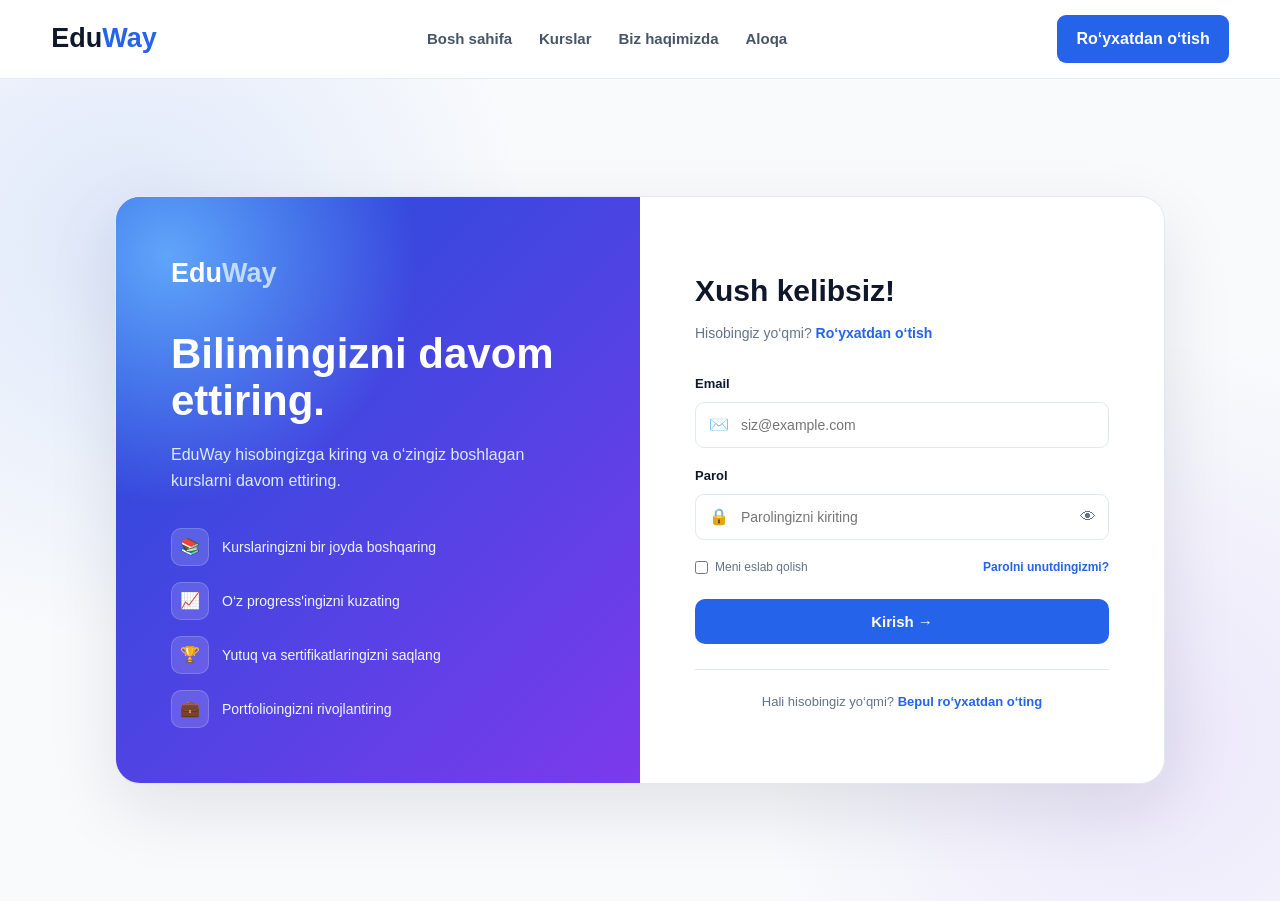
<file: yangi loyiha/dashboard.html>
<!DOCTYPE html>
<html lang="uz">

<head>
    <meta charset="UTF-8">

    <meta
        name="viewport"
        content="width=device-width, initial-scale=1.0"
    >

    <title>EduWay — Shaxsiy kabinet</title>

    <link
        rel="stylesheet"
        href="css/style.css"
    >

    <style>

        /* ========================================
           DASHBOARD
        ======================================== */

        .dashboard-page {
            min-height: calc(100vh - 78px);
            background: #f8fafc;
            padding: 45px 0 80px;
        }

        .dashboard-header {
            display: flex;
            align-items: center;
            justify-content: space-between;
            gap: 20px;
            margin-bottom: 35px;
        }

        .dashboard-header h1 {
            font-size: 32px;
            line-height: 1.2;
            margin-bottom: 7px;
        }

        .dashboard-header p {
            color: var(--muted);
            font-size: 15px;
        }

        .logout-btn {
            padding: 11px 18px;
            border: 1px solid #fecaca;
            border-radius: 9px;
            background: #fff;
            color: #dc2626;
            font-weight: 700;
            cursor: pointer;
            transition: .3s;
        }

        .logout-btn:hover {
            background: #fef2f2;
            transform: translateY(-2px);
        }

        /* STATISTICS */

        .dashboard-stats {
            display: grid;
            grid-template-columns: repeat(4, 1fr);
            gap: 18px;
            margin-bottom: 35px;
        }

        .dashboard-stat {
            padding: 24px;
            background: white;
            border: 1px solid var(--border);
            border-radius: var(--radius);
            box-shadow: 0 8px 25px rgba(15, 23, 42, .04);
        }

        .stat-top {
            display: flex;
            align-items: center;
            justify-content: space-between;
            margin-bottom: 18px;
        }

        .stat-icon {
            width: 45px;
            height: 45px;
            display: flex;
            align-items: center;
            justify-content: center;
            border-radius: 12px;
            font-size: 21px;
        }

        .stat-icon.blue {
            background: #dbeafe;
        }

        .stat-icon.green {
            background: #dcfce7;
        }

        .stat-icon.orange {
            background: #ffedd5;
        }

        .stat-icon.purple {
            background: #ede9fe;
        }

        .dashboard-stat strong {
            display: block;
            font-size: 27px;
            margin-bottom: 3px;
        }

        .dashboard-stat span {
            color: var(--muted);
            font-size: 13px;
        }

        /* MAIN GRID */

        .dashboard-grid {
            display: grid;
            grid-template-columns: 1.5fr .8fr;
            gap: 25px;
            align-items: start;
        }

        .dashboard-card {
            background: white;
            border: 1px solid var(--border);
            border-radius: var(--radius);
            overflow: hidden;
        }

        .dashboard-card-header {
            padding: 25px;
            display: flex;
            align-items: center;
            justify-content: space-between;
            gap: 15px;
            border-bottom: 1px solid var(--border);
        }

        .dashboard-card-header h2 {
            font-size: 21px;
        }

        .dashboard-card-header a {
            color: var(--primary);
            font-size: 13px;
            font-weight: 700;
        }

        /* COURSE */

        .my-course {
            padding: 22px;
            display: flex;
            gap: 20px;
            border-bottom: 1px solid var(--border);
        }

        .my-course:last-child {
            border-bottom: none;
        }

        .my-course-image {
            width: 125px;
            min-width: 125px;
            height: 105px;
            display: flex;
            align-items: center;
            justify-content: center;
            border-radius: 14px;
            font-size: 42px;
        }

        .my-course-image.blue {
            background: linear-gradient(135deg, #dbeafe, #bfdbfe);
        }

        .my-course-image.purple {
            background: linear-gradient(135deg, #ede9fe, #ddd6fe);
        }

        .my-course-content {
            flex: 1;
        }

        .course-label {
            color: var(--primary);
            font-size: 11px;
            font-weight: 800;
            letter-spacing: 1px;
        }

        .my-course-content h3 {
            font-size: 18px;
            margin: 5px 0;
        }

        .my-course-content p {
            color: var(--muted);
            font-size: 13px;
            margin-bottom: 13px;
        }

        .course-progress {
            display: flex;
            align-items: center;
            gap: 12px;
        }

        .course-progress-bar {
            height: 7px;
            flex: 1;
            background: #e2e8f0;
            border-radius: 20px;
            overflow: hidden;
        }

        .course-progress-bar div {
            height: 100%;
            border-radius: 20px;
            background: linear-gradient(
                90deg,
                var(--primary),
                var(--secondary)
            );
        }

        .course-progress span {
            color: var(--primary);
            font-size: 12px;
            font-weight: 800;
        }

        .continue-btn {
            align-self: center;
            padding: 10px 15px;
            background: var(--primary);
            color: white;
            border-radius: 8px;
            font-size: 12px;
            font-weight: 700;
            white-space: nowrap;
            transition: .3s;
        }

        .continue-btn:hover {
            background: var(--primary-dark);
            transform: translateY(-2px);
        }

        /* RIGHT COLUMN */

        .profile-card {
            padding: 28px;
            text-align: center;
        }

        .profile-avatar {
            width: 80px;
            height: 80px;
            margin: 0 auto 15px;
            display: flex;
            align-items: center;
            justify-content: center;
            background: linear-gradient(
                135deg,
                var(--primary),
                var(--secondary)
            );
            color: white;
            border-radius: 50%;
            font-size: 30px;
            font-weight: 800;
        }

        .profile-card h3 {
            font-size: 20px;
        }

        .profile-card p {
            color: var(--muted);
            font-size: 13px;
            margin-top: 3px;
        }

        .profile-info {
            margin-top: 22px;
            padding-top: 20px;
            border-top: 1px solid var(--border);
            text-align: left;
        }

        .profile-info div {
            display: flex;
            justify-content: space-between;
            gap: 15px;
            margin-bottom: 12px;
            font-size: 13px;
        }

        .profile-info span:first-child {
            color: var(--muted);
        }

        .profile-info span:last-child {
            font-weight: 700;
            color: var(--dark);
            text-align: right;
        }

        /* ACHIEVEMENTS */

        .achievements {
            margin-top: 25px;
        }

        .achievement {
            padding: 18px 22px;
            display: flex;
            align-items: center;
            gap: 14px;
            border-bottom: 1px solid var(--border);
        }

        .achievement:last-child {
            border-bottom: none;
        }

        .achievement-icon {
            width: 43px;
            height: 43px;
            display: flex;
            align-items: center;
            justify-content: center;
            background: #fef3c7;
            border-radius: 11px;
            font-size: 21px;
        }

        .achievement strong {
            display: block;
            font-size: 14px;
        }

        .achievement span {
            color: var(--muted);
            font-size: 12px;
        }

        /* EMPTY */

        .empty-message {
            padding: 35px;
            text-align: center;
            color: var(--muted);
            font-size: 14px;
        }

        /* MOBILE */

        @media (max-width: 900px) {

            .dashboard-stats {
                grid-template-columns: repeat(2, 1fr);
            }

            .dashboard-grid {
                grid-template-columns: 1fr;
            }

        }

        @media (max-width: 600px) {

            .dashboard-page {
                padding-top: 30px;
            }

            .dashboard-header {
                align-items: flex-start;
                flex-direction: column;
            }

            .dashboard-header h1 {
                font-size: 27px;
            }

            .dashboard-stats {
                grid-template-columns: 1fr 1fr;
                gap: 10px;
            }

            .dashboard-stat {
                padding: 18px;
            }

            .dashboard-stat strong {
                font-size: 23px;
            }

            .my-course {
                flex-direction: column;
            }

            .my-course-image {
                width: 100%;
                height: 130px;
            }

            .continue-btn {
                align-self: flex-start;
            }

        }

    </style>

</head>


<body>

    <!-- NAVBAR -->

    <header class="navbar">

        <div class="container nav-content">

            <a href="index.html" class="logo">
                Edu<span>Way</span>
            </a>

            <nav>

                <a href="index.html">
                    Bosh sahifa
                </a>

                <a href="courses.html">
                    Kurslar
                </a>

                <a href="index.html#about">
                    Biz haqimizda
                </a>

                <a href="index.html#contact">
                    Aloqa
                </a>

            </nav>

            <div class="nav-buttons">

                <button
                    class="logout-btn"
                    onclick="logout()"
                >
                    Chiqish
                </button>

            </div>

        </div>

    </header>


    <!-- DASHBOARD -->

    <main class="dashboard-page">

        <div class="container">


            <!-- HEADER -->

            <div class="dashboard-header">

                <div>

                    <h1>
                        Salom, <span id="userName">O‘quvchi</span>! 👋
                    </h1>

                    <p>
                        Bugun ham bilim olishni davom ettiring.
                    </p>

                </div>

                <button
                    class="logout-btn"
                    onclick="logout()"
                >
                    🚪 Chiqish
                </button>

            </div>


            <!-- STATISTICS -->

            <div class="dashboard-stats">


                <div class="dashboard-stat">

                    <div class="stat-top">

                        <div class="stat-icon blue">
                            📚
                        </div>

                    </div>

                    <strong>2</strong>

                    <span>
                        Faol kurslar
                    </span>

                </div>


                <div class="dashboard-stat">

                    <div class="stat-top">

                        <div class="stat-icon green">
                            ✅
                        </div>

                    </div>

                    <strong>34</strong>

                    <span>
                        Tugatilgan darslar
                    </span>

                </div>


                <div class="dashboard-stat">

                    <div class="stat-top">

                        <div class="stat-icon orange">
                            🔥
                        </div>

                    </div>

                    <strong>7 kun</strong>

                    <span>
                        Streak
                    </span>

                </div>


                <div class="dashboard-stat">

                    <div class="stat-top">

                        <div class="stat-icon purple">
                            🏆
                        </div>

                    </div>

                    <strong>3</strong>

                    <span>
                        Yutuqlar
                    </span>

                </div>

            </div>


            <!-- MAIN GRID -->

            <div class="dashboard-grid">


                <!-- COURSES -->

                <div class="dashboard-card">

                    <div class="dashboard-card-header">

                        <h2>
                            Mening kurslarim
                        </h2>

                        <a href="courses.html">
                            Kurslarni ko‘rish →
                        </a>

                    </div>


                    <!-- COURSE 1 -->

                    <div class="my-course">

                        <div class="my-course-image blue">
                            💻
                        </div>

                        <div class="my-course-content">

                            <span class="course-label">
                                DASTURLASH
                            </span>

                            <h3>
                                Frontend Development
                            </h3>

                            <p>
                                18 ta dars • 6 soat
                            </p>

                            <div class="course-progress">

                                <div class="course-progress-bar">
                                    <div style="width:72%;"></div>
                                </div>

                                <span>
                                    72%
                                </span>

                            </div>

                        </div>

                        <a
                            href="courses.html"
                            class="continue-btn"
                        >
                            Davom etish
                        </a>

                    </div>


                    <!-- COURSE 2 -->

                    <div class="my-course">

                        <div class="my-course-image purple">
                            🎨
                        </div>

                        <div class="my-course-content">

                            <span class="course-label">
                                DIZAYN
                            </span>

                            <h3>
                                Grafik dizayn
                            </h3>

                            <p>
                                15 ta dars • 5 soat
                            </p>

                            <div class="course-progress">

                                <div class="course-progress-bar">
                                    <div style="width:45%;"></div>
                                </div>

                                <span>
                                    45%
                                </span>

                            </div>

                        </div>

                        <a
                            href="courses.html"
                            class="continue-btn"
                        >
                            Davom etish
                        </a>

                    </div>

                </div>


                <!-- RIGHT -->

                <div>


                    <!-- PROFILE -->

                    <div class="dashboard-card profile-card">

                        <div
                            class="profile-avatar"
                            id="profileAvatar"
                        >
                            O
                        </div>

                        <h3 id="profileName">
                            O‘quvchi
                        </h3>

                        <p id="profileEmail">
                            email@example.com
                        </p>


                        <div class="profile-info">

                            <div>

                                <span>
                                    Holat
                                </span>

                                <span>
                                    Faol
                                </span>

                            </div>

                            <div>

                                <span>
                                    Kurslar
                                </span>

                                <span>
                                    2 ta
                                </span>

                            </div>

                            <div>

                                <span>
                                    Progress
                                </span>

                                <span>
                                    72%
                                </span>

                            </div>

                        </div>

                    </div>


                    <!-- ACHIEVEMENTS -->

                    <div class="dashboard-card achievements">

                        <div class="dashboard-card-header">

                            <h2>
                                Yutuqlar
                            </h2>

                        </div>


                        <div class="achievement">

                            <div class="achievement-icon">
                                🔥
                            </div>

                            <div>

                                <strong>
                                    7 kunlik streak
                                </strong>

                                <span>
                                    Ketma-ket 7 kun o‘qidingiz
                                </span>

                            </div>

                        </div>


                        <div class="achievement">

                            <div class="achievement-icon">
                                🚀
                            </div>

                            <div>

                                <strong>
                                    Birinchi qadam
                                </strong>

                                <span>
                                    Birinchi kursni boshladingiz
                                </span>

                            </div>

                        </div>


                        <div class="achievement">

                            <div class="achievement-icon">
                                🎯
                            </div>

                            <div>

                                <strong>
                                    50% progress
                                </strong>

                                <span>
                                    Kursning yarmiga yetdingiz
                                </span>

                            </div>

                        </div>

                    </div>

                </div>

            </div>

        </div>

    </main>


    <script>

        /* ========================================
           LOGIN TEKSHIRISH
        ======================================== */

        const loggedIn =
            localStorage.getItem(
                "eduwayLoggedIn"
            );

        const savedUser =
            localStorage.getItem(
                "eduwayUser"
            );


        /*
            Agar foydalanuvchi
            login qilmagan bo‘lsa,
            login sahifasiga qaytadi.
        */

        if (
            loggedIn !== "true" ||
            !savedUser
        ) {

            window.location.href =
                "login.html";

        }


        /* ========================================
           USER MA'LUMOTLARI
        ======================================== */

        if (savedUser) {

            const user =
                JSON.parse(savedUser);


            const fullName =
                user.name || "O‘quvchi";


            document.getElementById(
                "userName"
            ).textContent =
                fullName.split(" ")[0];


            document.getElementById(
                "profileName"
            ).textContent =
                fullName;


            document.getElementById(
                "profileEmail"
            ).textContent =
                user.email;


            /*
                Avatar uchun ismning
                birinchi harfi
            */

            document.getElementById(
                "profileAvatar"
            ).textContent =
                fullName
                    .charAt(0)
                    .toUpperCase();

        }


        /* ========================================
           LOGOUT
        ======================================== */

        function logout() {

            localStorage.removeItem(
                "eduwayLoggedIn"
            );

            window.location.href =
                "index.html";

        }

    </script>

</body>

</html>
</file>
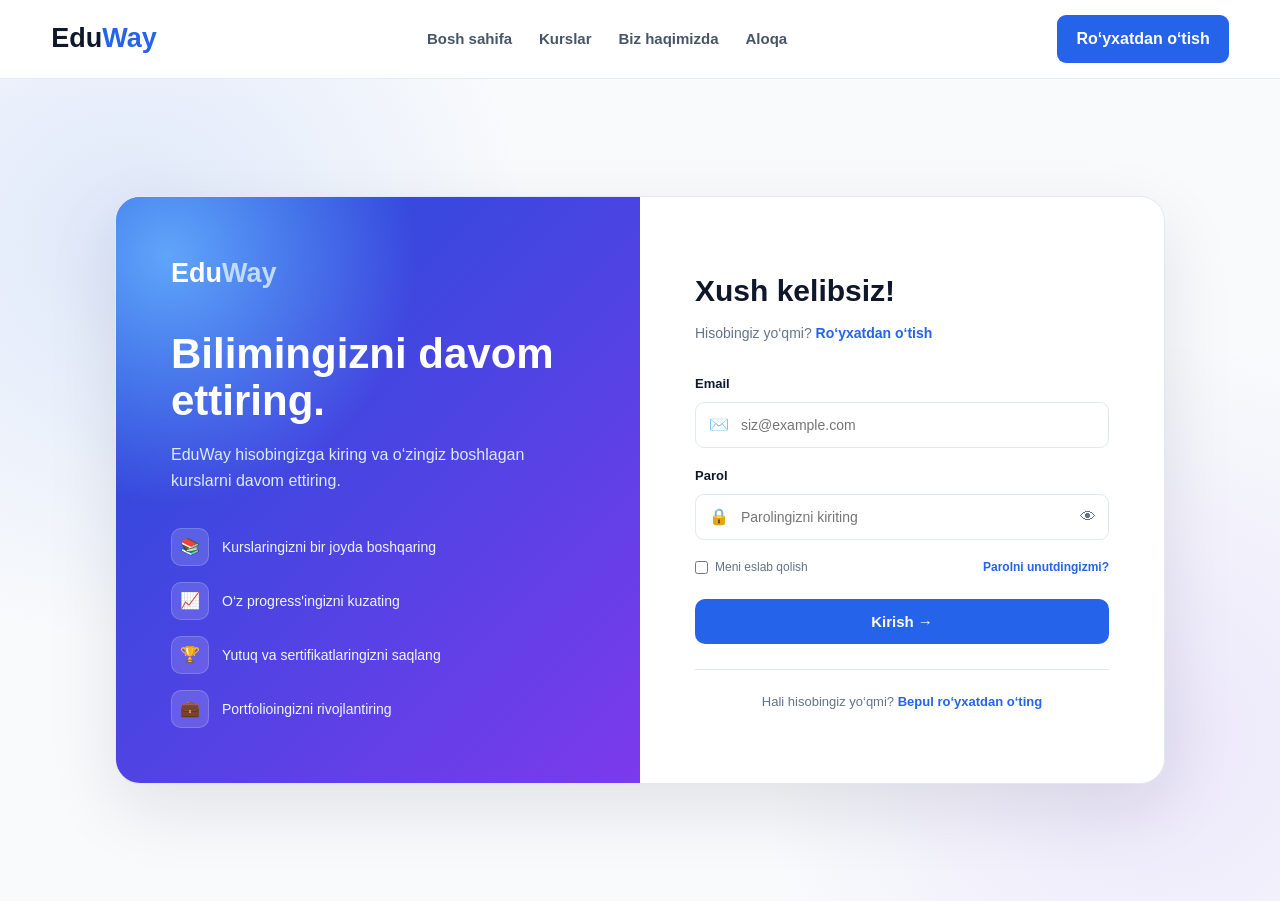
<file: yangi loyiha/login.html>
<!DOCTYPE html>
<html lang="uz">

<head>

    <meta charset="UTF-8">

    <meta
        name="viewport"
        content="width=device-width, initial-scale=1.0"
    >

    <title>EduWay — Kirish</title>

    <link
        rel="stylesheet"
        href="css/style.css"
    >

    <style>

        /* ========================================
           LOGIN PAGE
        ======================================== */

        .auth-page {

            min-height: calc(100vh - 78px);

            display: flex;

            align-items: center;

            justify-content: center;

            padding: 60px 0;

            background:

                radial-gradient(
                    circle at 10% 20%,
                    rgba(37, 99, 235, 0.12),
                    transparent 30%
                ),

                radial-gradient(
                    circle at 90% 80%,
                    rgba(124, 58, 237, 0.10),
                    transparent 30%
                ),

                #f8fafc;

        }


        .auth-container {

            width: min(1050px, 92%);

            display: grid;

            grid-template-columns: 1fr 1fr;

            background: white;

            border-radius: 25px;

            overflow: hidden;

            border: 1px solid var(--border);

            box-shadow:
                0 25px 70px
                rgba(15, 23, 42, 0.10);

        }


        /* LEFT */

        .auth-info {

            padding: 55px;

            display: flex;

            flex-direction: column;

            justify-content: center;

            color: white;

            background:

                radial-gradient(
                    circle at 10% 10%,
                    #60a5fa,
                    transparent 35%
                ),

                linear-gradient(
                    135deg,
                    #1d4ed8,
                    #7c3aed
                );

        }


        .auth-info .logo {

            color: white;

            margin-bottom: 35px;

        }


        .auth-info .logo span {

            color: #bfdbfe;

        }


        .auth-info h1 {

            max-width: 400px;

            font-size: 42px;

            line-height: 1.12;

            margin-bottom: 18px;

        }


        .auth-info > p {

            max-width: 430px;

            color: #dbeafe;

            font-size: 16px;

            margin-bottom: 35px;

        }


        .auth-benefits {

            display: flex;

            flex-direction: column;

            gap: 16px;

        }


        .auth-benefit {

            display: flex;

            align-items: center;

            gap: 13px;

        }


        .auth-benefit-icon {

            width: 38px;

            height: 38px;

            display: flex;

            align-items: center;

            justify-content: center;

            background: rgba(255,255,255,0.14);

            border: 1px solid rgba(255,255,255,0.18);

            border-radius: 10px;

        }


        .auth-benefit span {

            font-size: 14px;

            color: #eff6ff;

        }


        /* RIGHT */

        .auth-form-area {

            padding: 55px;

            display: flex;

            flex-direction: column;

            justify-content: center;

        }


        .auth-heading {

            margin-bottom: 30px;

        }


        .auth-heading h2 {

            font-size: 30px;

            margin-bottom: 7px;

        }


        .auth-heading p {

            color: var(--muted);

            font-size: 14px;

        }


        .auth-heading a {

            color: var(--primary);

            font-weight: 700;

        }


        .form-group {

            margin-bottom: 18px;

        }


        .form-group label {

            display: block;

            margin-bottom: 7px;

            font-size: 13px;

            font-weight: 700;

        }


        .input-wrapper {

            position: relative;

        }


        .input-icon {

            position: absolute;

            left: 14px;

            top: 50%;

            transform: translateY(-50%);

            font-size: 16px;

        }


        .form-group input {

            width: 100%;

            padding: 14px 45px;

            border: 1px solid var(--border);

            border-radius: 9px;

            outline: none;

            color: var(--dark);

            font-size: 14px;

            transition: 0.3s;

        }


        .form-group input:focus {

            border-color: var(--primary);

            box-shadow:
                0 0 0 3px
                rgba(37, 99, 235, 0.08);

        }


        .password-toggle {

            position: absolute;

            right: 13px;

            top: 50%;

            transform: translateY(-50%);

            border: none;

            background: transparent;

            cursor: pointer;

            color: var(--muted);

            font-size: 16px;

        }


        .password-toggle:hover {

            color: var(--primary);

        }


        .login-options {

            display: flex;

            align-items: center;

            justify-content: space-between;

            gap: 15px;

            margin: 5px 0 22px;

        }


        .remember {

            display: flex;

            align-items: center;

            gap: 7px;

            color: var(--muted);

            font-size: 12px;

        }


        .remember input {

            accent-color: var(--primary);

        }


        .forgot {

            color: var(--primary);

            font-size: 12px;

            font-weight: 700;

        }


        .login-submit {

            width: 100%;

            border: none;

            cursor: pointer;

            padding: 14px;

            border-radius: 10px;

            background: var(--primary);

            color: white;

            font-size: 15px;

            font-weight: 700;

            transition: 0.3s;

        }


        .login-submit:hover {

            background: var(--primary-dark);

            transform: translateY(-2px);

            box-shadow:
                0 10px 25px
                rgba(37, 99, 235, 0.25);

        }


        .form-message {

            display: none;

            margin-bottom: 18px;

            padding: 11px 13px;

            border-radius: 8px;

            background: #fee2e2;

            color: #dc2626;

            font-size: 13px;

        }


        .form-message.success {

            background: #dcfce7;

            color: #15803d;

        }


        .register-link {

            margin-top: 25px;

            padding-top: 22px;

            border-top: 1px solid var(--border);

            text-align: center;

            color: var(--muted);

            font-size: 13px;

        }


        .register-link a {

            color: var(--primary);

            font-weight: 700;

        }


        @media (max-width: 800px) {

            .auth-container {

                grid-template-columns: 1fr;

            }


            .auth-info {

                padding: 40px;

            }


            .auth-info h1 {

                font-size: 34px;

            }


            .auth-form-area {

                padding: 40px;

            }

        }


        @media (max-width: 500px) {

            .auth-page {

                padding: 30px 0;

            }


            .auth-info {

                padding: 30px;

            }


            .auth-info h1 {

                font-size: 30px;

            }


            .auth-form-area {

                padding: 30px 22px;

            }

        }

    </style>

</head>


<body>


    <!-- NAVBAR -->

    <header class="navbar">

        <div class="container nav-content">

            <a
                href="index.html"
                class="logo"
            >
                Edu<span>Way</span>
            </a>


            <nav>

                <a href="index.html">
                    Bosh sahifa
                </a>

                <a href="courses.html">
                    Kurslar
                </a>

                <a href="index.html#about">
                    Biz haqimizda
                </a>

                <a href="index.html#contact">
                    Aloqa
                </a>

            </nav>


            <div class="nav-buttons">

                <a
                    href="register.html"
                    class="register-btn"
                >
                    Ro‘yxatdan o‘tish
                </a>

            </div>

        </div>

    </header>


    <!-- LOGIN -->

    <main class="auth-page">

        <div class="auth-container">


            <!-- LEFT -->

            <div class="auth-info">

                <a
                    href="index.html"
                    class="logo"
                >
                    Edu<span>Way</span>
                </a>


                <h1>
                    Bilimingizni
                    davom ettiring.
                </h1>


                <p>
                    EduWay hisobingizga kiring va
                    o‘zingiz boshlagan kurslarni
                    davom ettiring.
                </p>


                <div class="auth-benefits">


                    <div class="auth-benefit">

                        <div class="auth-benefit-icon">
                            📚
                        </div>

                        <span>
                            Kurslaringizni bir joyda boshqaring
                        </span>

                    </div>


                    <div class="auth-benefit">

                        <div class="auth-benefit-icon">
                            📈
                        </div>

                        <span>
                            O‘z progress'ingizni kuzating
                        </span>

                    </div>


                    <div class="auth-benefit">

                        <div class="auth-benefit-icon">
                            🏆
                        </div>

                        <span>
                            Yutuq va sertifikatlaringizni saqlang
                        </span>

                    </div>


                    <div class="auth-benefit">

                        <div class="auth-benefit-icon">
                            💼
                        </div>

                        <span>
                            Portfolioingizni rivojlantiring
                        </span>

                    </div>

                </div>

            </div>


            <!-- RIGHT -->

            <div class="auth-form-area">


                <div class="auth-heading">

                    <h2>
                        Xush kelibsiz!
                    </h2>

                    <p>
                        Hisobingiz yo‘qmi?
                        <a href="register.html">
                            Ro‘yxatdan o‘tish
                        </a>
                    </p>

                </div>


                <div
                    id="formMessage"
                    class="form-message"
                ></div>


                <form
                    id="loginForm"
                    novalidate
                >


                    <!-- EMAIL -->

                    <div class="form-group">

                        <label for="email">
                            Email
                        </label>

                        <div class="input-wrapper">

                            <span class="input-icon">
                                ✉️
                            </span>

                            <input
                                type="email"
                                id="email"
                                placeholder="siz@example.com"
                                autocomplete="email"
                            >

                        </div>

                    </div>


                    <!-- PASSWORD -->

                    <div class="form-group">

                        <label for="password">
                            Parol
                        </label>

                        <div class="input-wrapper">

                            <span class="input-icon">
                                🔒
                            </span>

                            <input
                                type="password"
                                id="password"
                                placeholder="Parolingizni kiriting"
                                autocomplete="current-password"
                            >

                            <button
                                type="button"
                                class="password-toggle"
                                onclick="togglePassword()"
                            >
                                👁
                            </button>

                        </div>

                    </div>


                    <!-- OPTIONS -->

                    <div class="login-options">

                        <label class="remember">

                            <input
                                type="checkbox"
                                id="remember"
                            >

                            Meni eslab qolish

                        </label>


                        <a
                            href="#"
                            class="forgot"
                            onclick="forgotPassword(event)"
                        >
                            Parolni unutdingizmi?
                        </a>

                    </div>


                    <!-- SUBMIT -->

                    <button
                        type="submit"
                        class="login-submit"
                    >
                        Kirish →
                    </button>


                </form>


                <div class="register-link">

                    Hali hisobingiz yo‘qmi?

                    <a href="register.html">
                        Bepul ro‘yxatdan o‘ting
                    </a>

                </div>

            </div>

        </div>

    </main>


    <script>

        const loginForm =
            document.getElementById(
                "loginForm"
            );

        const formMessage =
            document.getElementById(
                "formMessage"
            );


        function showMessage(
            text,
            success = false
        ) {

            formMessage.textContent =
                text;

            formMessage.style.display =
                "block";

            formMessage.classList.toggle(
                "success",
                success
            );

        }


        function togglePassword() {

            const password =
                document.getElementById(
                    "password"
                );

            const button =
                document.querySelector(
                    ".password-toggle"
                );


            if (
                password.type ===
                "password"
            ) {

                password.type = "text";

                button.textContent = "🙈";

            } else {

                password.type = "password";

                button.textContent = "👁";

            }

        }


        function forgotPassword(event) {

            event.preventDefault();

            showMessage(
                "Parolni tiklash funksiyasi keyingi bosqichda qo‘shiladi."
            );

        }


        loginForm.addEventListener(
            "submit",
            function(event) {

                event.preventDefault();


                const email =
                    document.getElementById(
                        "email"
                    ).value.trim();


                const password =
                    document.getElementById(
                        "password"
                    ).value;


                if (!email) {

                    showMessage(
                        "Iltimos, emailingizni kiriting."
                    );

                    return;

                }


                if (!password) {

                    showMessage(
                        "Iltimos, parolingizni kiriting."
                    );

                    return;

                }


                const savedUser =
                    localStorage.getItem(
                        "eduwayUser"
                    );


                if (!savedUser) {

                    showMessage(
                        "Siz hali ro‘yxatdan o‘tmagansiz. Avval hisob yarating."
                    );

                    return;

                }


                const user =
                    JSON.parse(
                        savedUser
                    );


                if (
                    email !== user.email ||
                    password !== user.password
                ) {

                    showMessage(
                        "Email yoki parol noto‘g‘ri."
                    );

                    return;

                }


                localStorage.setItem(
                    "eduwayLoggedIn",
                    "true"
                );


                showMessage(
                    "Muvaffaqiyatli kirdingiz! Kabinetga o‘tilmoqda...",
                    true
                );


                setTimeout(
                    function() {

                        window.location.href =
                            "dashboard.html";

                    },
                    1000
                );

            }
        );

    </script>

</body>

</html>
</file>
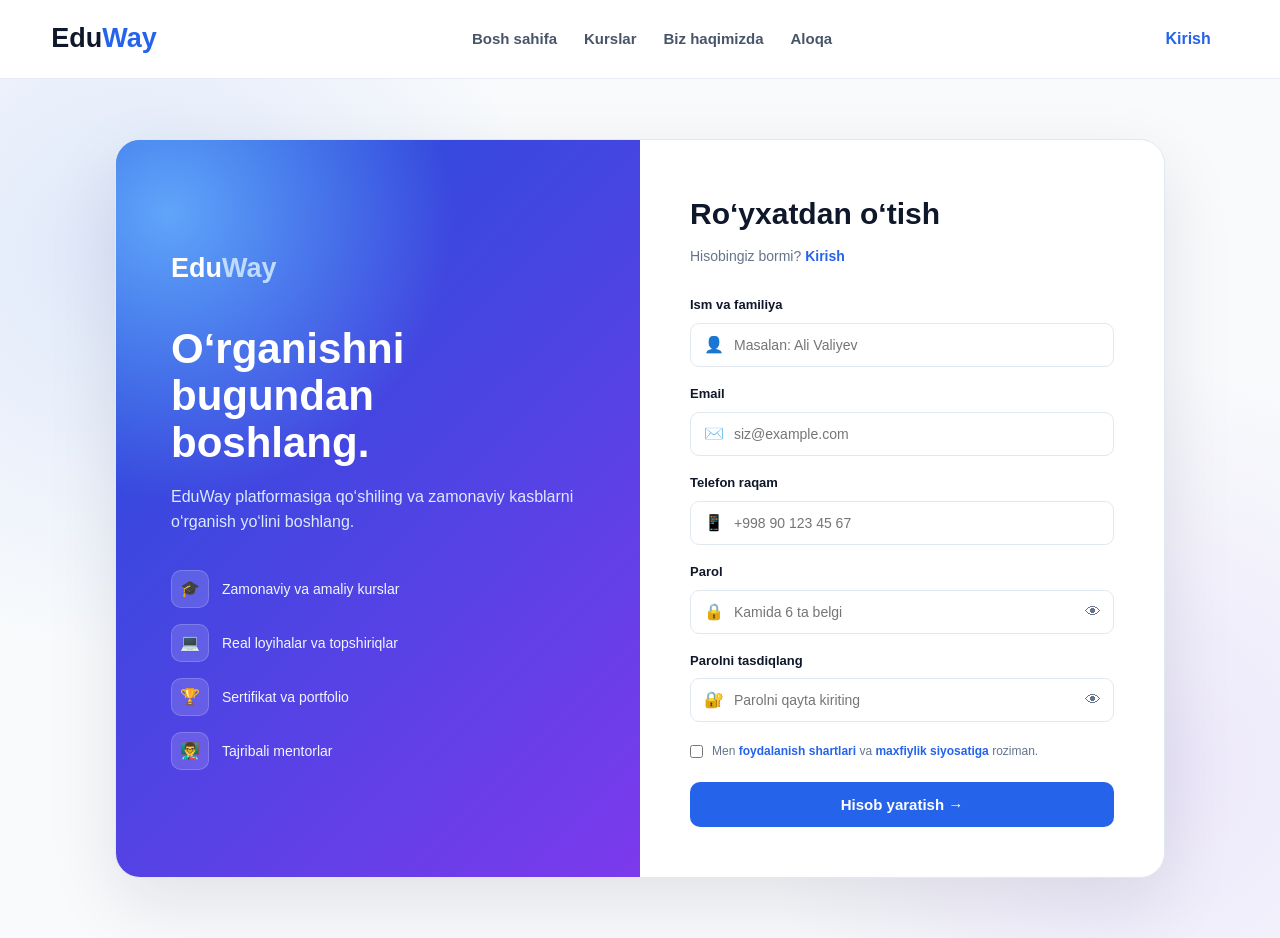
<file: yangi loyiha/register.html>
<!DOCTYPE html>
<html lang="uz">

<head>

    <meta charset="UTF-8">

    <meta
        name="viewport"
        content="width=device-width, initial-scale=1.0"
    >

    <title>EduWay — Ro‘yxatdan o‘tish</title>

    <link
        rel="stylesheet"
        href="css/style.css"
    >

    <style>

        /* ========================================
           REGISTER PAGE
        ======================================== */

        .auth-page {

            min-height: calc(100vh - 78px);

            display: flex;

            align-items: center;

            justify-content: center;

            padding: 60px 0;

            background:

                radial-gradient(
                    circle at 10% 20%,
                    rgba(37, 99, 235, 0.12),
                    transparent 30%
                ),

                radial-gradient(
                    circle at 90% 80%,
                    rgba(124, 58, 237, 0.10),
                    transparent 30%
                ),

                #f8fafc;

        }


        .auth-container {

            width: min(1050px, 92%);

            display: grid;

            grid-template-columns: 1fr 1fr;

            background: white;

            border-radius: 25px;

            overflow: hidden;

            border: 1px solid var(--border);

            box-shadow:
                0 25px 70px
                rgba(15, 23, 42, 0.10);

        }


        /* LEFT */

        .auth-info {

            padding: 55px;

            display: flex;

            flex-direction: column;

            justify-content: center;

            color: white;

            background:

                radial-gradient(
                    circle at 10% 10%,
                    #60a5fa,
                    transparent 35%
                ),

                linear-gradient(
                    135deg,
                    #1d4ed8,
                    #7c3aed
                );

        }


        .auth-info .logo {

            color: white;

            margin-bottom: 35px;

        }


        .auth-info .logo span {

            color: #bfdbfe;

        }


        .auth-info h1 {

            max-width: 400px;

            font-size: 42px;

            line-height: 1.12;

            margin-bottom: 18px;

        }


        .auth-info > p {

            max-width: 430px;

            color: #dbeafe;

            font-size: 16px;

            margin-bottom: 35px;

        }


        .auth-benefits {

            display: flex;

            flex-direction: column;

            gap: 16px;

        }


        .auth-benefit {

            display: flex;

            align-items: center;

            gap: 13px;

        }


        .auth-benefit-icon {

            width: 38px;

            height: 38px;

            display: flex;

            align-items: center;

            justify-content: center;

            background: rgba(255,255,255,0.14);

            border: 1px solid rgba(255,255,255,0.18);

            border-radius: 10px;

        }


        .auth-benefit span {

            font-size: 14px;

            color: #eff6ff;

        }


        /* RIGHT */

        .auth-form-area {

            padding: 50px;

        }


        .auth-heading {

            margin-bottom: 28px;

        }


        .auth-heading h2 {

            font-size: 30px;

            margin-bottom: 7px;

        }


        .auth-heading p {

            color: var(--muted);

            font-size: 14px;

        }


        .auth-heading a {

            color: var(--primary);

            font-weight: 700;

        }


        .form-group {

            margin-bottom: 17px;

        }


        .form-group label {

            display: block;

            margin-bottom: 7px;

            font-size: 13px;

            font-weight: 700;

            color: var(--dark);

        }


        .input-wrapper {

            position: relative;

        }


        .input-icon {

            position: absolute;

            left: 14px;

            top: 50%;

            transform: translateY(-50%);

            font-size: 16px;

        }


        .form-group input {

            width: 100%;

            padding: 13px 14px 13px 43px;

            border: 1px solid var(--border);

            border-radius: 9px;

            outline: none;

            color: var(--dark);

            font-size: 14px;

            background: white;

            transition: 0.3s;

        }


        .form-group input:focus {

            border-color: var(--primary);

            box-shadow:
                0 0 0 3px
                rgba(37, 99, 235, 0.08);

        }


        .password-toggle {

            position: absolute;

            right: 13px;

            top: 50%;

            transform: translateY(-50%);

            border: none;

            background: transparent;

            cursor: pointer;

            color: var(--muted);

            font-size: 16px;

        }


        .password-toggle:hover {

            color: var(--primary);

        }


        .terms {

            display: flex;

            align-items: flex-start;

            gap: 9px;

            margin: 20px 0;

            color: var(--muted);

            font-size: 12px;

        }


        .terms input {

            margin-top: 3px;

            accent-color: var(--primary);

        }


        .terms a {

            color: var(--primary);

            font-weight: 700;

        }


        .register-submit {

            width: 100%;

            border: none;

            cursor: pointer;

            padding: 14px;

            border-radius: 10px;

            background: var(--primary);

            color: white;

            font-size: 15px;

            font-weight: 700;

            transition: 0.3s;

        }


        .register-submit:hover {

            background: var(--primary-dark);

            transform: translateY(-2px);

            box-shadow:
                0 10px 25px
                rgba(37, 99, 235, 0.25);

        }


        .form-message {

            display: none;

            margin-bottom: 17px;

            padding: 11px 13px;

            border-radius: 8px;

            background: #fee2e2;

            color: #dc2626;

            font-size: 13px;

        }


        .form-message.success {

            background: #dcfce7;

            color: #15803d;

        }


        @media (max-width: 800px) {

            .auth-container {

                grid-template-columns: 1fr;

            }


            .auth-info {

                padding: 40px;

            }


            .auth-info h1 {

                font-size: 34px;

            }


            .auth-form-area {

                padding: 40px;

            }

        }


        @media (max-width: 500px) {

            .auth-page {

                padding: 30px 0;

            }


            .auth-info {

                padding: 30px;

            }


            .auth-info h1 {

                font-size: 30px;

            }


            .auth-form-area {

                padding: 30px 22px;

            }

        }

    </style>

</head>


<body>


    <!-- NAVBAR -->

    <header class="navbar">

        <div class="container nav-content">

            <a
                href="index.html"
                class="logo"
            >
                Edu<span>Way</span>
            </a>


            <nav>

                <a href="index.html">
                    Bosh sahifa
                </a>

                <a href="courses.html">
                    Kurslar
                </a>

                <a href="index.html#about">
                    Biz haqimizda
                </a>

                <a href="index.html#contact">
                    Aloqa
                </a>

            </nav>


            <div class="nav-buttons">

                <a
                    href="login.html"
                    class="login-btn"
                >
                    Kirish
                </a>

            </div>

        </div>

    </header>


    <!-- REGISTER -->

    <main class="auth-page">

        <div class="auth-container">


            <!-- LEFT SIDE -->

            <div class="auth-info">

                <a
                    href="index.html"
                    class="logo"
                >
                    Edu<span>Way</span>
                </a>


                <h1>
                    O‘rganishni
                    bugundan boshlang.
                </h1>


                <p>
                    EduWay platformasiga qo‘shiling
                    va zamonaviy kasblarni o‘rganish
                    yo‘lini boshlang.
                </p>


                <div class="auth-benefits">


                    <div class="auth-benefit">

                        <div class="auth-benefit-icon">
                            🎓
                        </div>

                        <span>
                            Zamonaviy va amaliy kurslar
                        </span>

                    </div>


                    <div class="auth-benefit">

                        <div class="auth-benefit-icon">
                            💻
                        </div>

                        <span>
                            Real loyihalar va topshiriqlar
                        </span>

                    </div>


                    <div class="auth-benefit">

                        <div class="auth-benefit-icon">
                            🏆
                        </div>

                        <span>
                            Sertifikat va portfolio
                        </span>

                    </div>


                    <div class="auth-benefit">

                        <div class="auth-benefit-icon">
                            👨‍🏫
                        </div>

                        <span>
                            Tajribali mentorlar
                        </span>

                    </div>

                </div>

            </div>


            <!-- RIGHT SIDE -->

            <div class="auth-form-area">


                <div class="auth-heading">

                    <h2>
                        Ro‘yxatdan o‘tish
                    </h2>

                    <p>
                        Hisobingiz bormi?
                        <a href="login.html">
                            Kirish
                        </a>
                    </p>

                </div>


                <div
                    id="formMessage"
                    class="form-message"
                ></div>


                <form
                    id="registerForm"
                    novalidate
                >


                    <!-- NAME -->

                    <div class="form-group">

                        <label for="name">
                            Ism va familiya
                        </label>

                        <div class="input-wrapper">

                            <span class="input-icon">
                                👤
                            </span>

                            <input
                                type="text"
                                id="name"
                                placeholder="Masalan: Ali Valiyev"
                                autocomplete="name"
                            >

                        </div>

                    </div>


                    <!-- EMAIL -->

                    <div class="form-group">

                        <label for="email">
                            Email
                        </label>

                        <div class="input-wrapper">

                            <span class="input-icon">
                                ✉️
                            </span>

                            <input
                                type="email"
                                id="email"
                                placeholder="siz@example.com"
                                autocomplete="email"
                            >

                        </div>

                    </div>


                    <!-- PHONE -->

                    <div class="form-group">

                        <label for="phone">
                            Telefon raqam
                        </label>

                        <div class="input-wrapper">

                            <span class="input-icon">
                                📱
                            </span>

                            <input
                                type="tel"
                                id="phone"
                                placeholder="+998 90 123 45 67"
                                autocomplete="tel"
                            >

                        </div>

                    </div>


                    <!-- PASSWORD -->

                    <div class="form-group">

                        <label for="password">
                            Parol
                        </label>

                        <div class="input-wrapper">

                            <span class="input-icon">
                                🔒
                            </span>

                            <input
                                type="password"
                                id="password"
                                placeholder="Kamida 6 ta belgi"
                                autocomplete="new-password"
                            >

                            <button
                                type="button"
                                class="password-toggle"
                                onclick="togglePassword(
                                    'password',
                                    this
                                )"
                            >
                                👁
                            </button>

                        </div>

                    </div>


                    <!-- CONFIRM PASSWORD -->

                    <div class="form-group">

                        <label for="confirmPassword">
                            Parolni tasdiqlang
                        </label>

                        <div class="input-wrapper">

                            <span class="input-icon">
                                🔐
                            </span>

                            <input
                                type="password"
                                id="confirmPassword"
                                placeholder="Parolni qayta kiriting"
                                autocomplete="new-password"
                            >

                            <button
                                type="button"
                                class="password-toggle"
                                onclick="togglePassword(
                                    'confirmPassword',
                                    this
                                )"
                            >
                                👁
                            </button>

                        </div>

                    </div>


                    <!-- TERMS -->

                    <label class="terms">

                        <input
                            type="checkbox"
                            id="terms"
                        >

                        <span>
                            Men
                            <a href="#">
                                foydalanish shartlari
                            </a>
                            va
                            <a href="#">
                                maxfiylik siyosatiga
                            </a>
                            roziman.
                        </span>

                    </label>


                    <!-- SUBMIT -->

                    <button
                        type="submit"
                        class="register-submit"
                    >
                        Hisob yaratish →
                    </button>


                </form>

            </div>

        </div>

    </main>


    <script>

        const form =
            document.getElementById(
                "registerForm"
            );

        const message =
            document.getElementById(
                "formMessage"
            );


        function showMessage(
            text,
            success = false
        ) {

            message.textContent = text;

            message.style.display =
                "block";

            message.classList.toggle(
                "success",
                success
            );

        }


        function togglePassword(
            inputId,
            button
        ) {

            const input =
                document.getElementById(
                    inputId
                );


            if (
                input.type ===
                "password"
            ) {

                input.type = "text";

                button.textContent = "🙈";

            } else {

                input.type = "password";

                button.textContent = "👁";

            }

        }


        form.addEventListener(
            "submit",
            function(event) {

                event.preventDefault();


                const name =
                    document.getElementById(
                        "name"
                    ).value.trim();


                const email =
                    document.getElementById(
                        "email"
                    ).value.trim();


                const phone =
                    document.getElementById(
                        "phone"
                    ).value.trim();


                const password =
                    document.getElementById(
                        "password"
                    ).value;


                const confirmPassword =
                    document.getElementById(
                        "confirmPassword"
                    ).value;


                const terms =
                    document.getElementById(
                        "terms"
                    ).checked;


                message.style.display =
                    "none";


                if (!name) {

                    showMessage(
                        "Iltimos, ism va familiyangizni kiriting."
                    );

                    return;

                }


                if (!email) {

                    showMessage(
                        "Iltimos, emailingizni kiriting."
                    );

                    return;

                }


                if (
                    !email.includes("@") ||
                    !email.includes(".")
                ) {

                    showMessage(
                        "Email manzilni to‘g‘ri kiriting."
                    );

                    return;

                }


                if (!phone) {

                    showMessage(
                        "Iltimos, telefon raqamingizni kiriting."
                    );

                    return;

                }


                if (
                    password.length < 6
                ) {

                    showMessage(
                        "Parol kamida 6 ta belgidan iborat bo‘lishi kerak."
                    );

                    return;

                }


                if (
                    password !==
                    confirmPassword
                ) {

                    showMessage(
                        "Parollar bir xil emas."
                    );

                    return;

                }


                if (!terms) {

                    showMessage(
                        "Davom etish uchun foydalanish shartlariga rozilik bering."
                    );

                    return;

                }


                /*
                    Hozircha ma'lumotlar
                    brauzerda saqlanadi.

                    Keyinchalik backend
                    qo‘shilganda bu qism
                    serverga ulanadi.
                */

                const user = {

                    name: name,

                    email: email,

                    phone: phone,

                    password: password

                };


                localStorage.setItem(
                    "eduwayUser",
                    JSON.stringify(user)
                );


                showMessage(
                    "Hisob muvaffaqiyatli yaratildi! Kirish sahifasiga o‘tilmoqda...",
                    true
                );


                setTimeout(
                    function() {

                        window.location.href =
                            "login.html";

                    },
                    1200
                );

            }
        );

    </script>

</body>

</html>
</file>
<file: yangi loyiha/css/style.css>
/* ========================================
   EDUWAY - GLOBAL
======================================== */

:root {
    --primary: #2563eb;
    --primary-dark: #1d4ed8;
    --secondary: #7c3aed;

    --dark: #0f172a;
    --text: #475569;
    --muted: #64748b;

    --white: #ffffff;
    --light: #f8fafc;
    --blue-light: #eff6ff;
    --border: #e2e8f0;

    --shadow: 0 15px 40px rgba(15, 23, 42, 0.08);

    --radius: 18px;
}

/* ========================================
   RESET
======================================== */

* {
    margin: 0;
    padding: 0;
    box-sizing: border-box;
}

html {
    scroll-behavior: smooth;
}

body {
    font-family:
        Arial,
        Helvetica,
        sans-serif;

    background: var(--light);
    color: var(--dark);

    line-height: 1.6;
}

a {
    text-decoration: none;
    color: inherit;
}

button,
input,
textarea {
    font-family: inherit;
}

.container {
    width: min(1180px, 92%);
    margin: 0 auto;
}

/* ========================================
   NAVBAR
======================================== */

.navbar {
    position: sticky;
    top: 0;
    z-index: 1000;

    background: rgba(255, 255, 255, 0.94);

    backdrop-filter: blur(15px);

    border-bottom: 1px solid rgba(226, 232, 240, 0.8);
}

.nav-content {
    min-height: 78px;

    display: flex;
    align-items: center;
    justify-content: space-between;

    gap: 25px;
}

.logo {
    font-size: 27px;
    font-weight: 800;

    color: var(--dark);
}

.logo span {
    color: var(--primary);
}

.nav-content nav {
    display: flex;
    align-items: center;
    gap: 27px;
}

.nav-content nav a {
    color: #475569;
    font-size: 15px;
    font-weight: 600;

    transition: 0.3s;
}

.nav-content nav a:hover {
    color: var(--primary);
}

.nav-buttons {
    display: flex;
    align-items: center;
    gap: 10px;
}

.login-btn {
    padding: 10px 18px;

    color: var(--primary);

    font-weight: 700;

    transition: 0.3s;
}

.login-btn:hover {
    color: var(--primary-dark);
}

.register-btn {
    padding: 11px 19px;

    background: var(--primary);
    color: white;

    border-radius: 9px;

    font-weight: 700;

    transition: 0.3s;
}

.register-btn:hover {
    background: var(--primary-dark);

    transform: translateY(-2px);

    box-shadow: 0 8px 20px rgba(37, 99, 235, 0.25);
}

/* ========================================
   HERO
======================================== */

.hero {
    min-height: 700px;

    display: flex;
    align-items: center;

    position: relative;

    overflow: hidden;

    background:
        radial-gradient(
            circle at 10% 20%,
            rgba(37, 99, 235, 0.13),
            transparent 30%
        ),
        radial-gradient(
            circle at 90% 70%,
            rgba(124, 58, 237, 0.12),
            transparent 30%
        ),
        #f8fafc;
}

.hero-content {
    display: grid;

    grid-template-columns: 1.05fr 0.95fr;

    align-items: center;

    gap: 80px;

    padding: 80px 0;
}

.hero-text {
    animation: fadeUp 0.8s ease;
}

.badge {
    display: inline-flex;

    padding: 8px 14px;

    margin-bottom: 22px;

    background: #dbeafe;
    color: var(--primary);

    border: 1px solid #bfdbfe;

    border-radius: 50px;

    font-size: 14px;
    font-weight: 700;
}

.hero h1 {
    max-width: 720px;

    font-size: clamp(43px, 5vw, 68px);

    line-height: 1.05;

    letter-spacing: -2px;

    margin-bottom: 25px;
}

.hero h1 span {
    color: var(--primary);
}

.hero-text > p {
    max-width: 650px;

    color: var(--text);

    font-size: 18px;

    margin-bottom: 30px;
}

.hero-buttons {
    display: flex;

    gap: 13px;

    flex-wrap: wrap;
}

.primary-btn,
.secondary-btn,
.white-btn {
    display: inline-flex;

    align-items: center;
    justify-content: center;

    padding: 14px 23px;

    border-radius: 10px;

    font-weight: 700;

    transition: 0.3s;
}

.primary-btn {
    background: var(--primary);
    color: white;

    box-shadow:
        0 10px 25px rgba(37, 99, 235, 0.2);
}

.primary-btn:hover {
    background: var(--primary-dark);

    transform: translateY(-3px);

    box-shadow:
        0 15px 30px rgba(37, 99, 235, 0.3);
}

.secondary-btn {
    background: white;
    color: var(--dark);

    border: 1px solid var(--border);
}

.secondary-btn:hover {
    border-color: var(--primary);

    color: var(--primary);

    transform: translateY(-3px);
}

.hero-stats {
    display: flex;

    gap: 35px;

    margin-top: 45px;
}

.hero-stats div {
    display: flex;
    flex-direction: column;
}

.hero-stats strong {
    font-size: 25px;
    color: var(--dark);
}

.hero-stats span {
    color: var(--muted);
    font-size: 14px;
}

/* ========================================
   HERO CARD
======================================== */

.hero-card {
    position: relative;

    min-height: 500px;

    display: flex;
    align-items: center;
    justify-content: center;

    animation: floatIn 1s ease;
}

.learning-card {
    width: min(430px, 90%);

    padding: 28px;

    background: rgba(255, 255, 255, 0.95);

    border: 1px solid rgba(255, 255, 255, 0.8);

    border-radius: 25px;

    box-shadow:
        0 30px 70px rgba(15, 23, 42, 0.14);

    position: relative;
    z-index: 2;
}

.learning-top {
    display: flex;

    align-items: center;

    gap: 15px;

    margin-bottom: 30px;
}

.course-icon {
    width: 58px;
    height: 58px;

    display: flex;
    align-items: center;
    justify-content: center;

    background: #dbeafe;

    border-radius: 15px;

    font-size: 28px;
}

.learning-top small {
    color: var(--muted);
}

.learning-top h3 {
    font-size: 18px;
}

.progress-info {
    display: flex;
    justify-content: space-between;

    margin-bottom: 8px;

    font-size: 14px;
}

.progress-info span {
    color: var(--muted);
}

.progress-info strong {
    color: var(--primary);
}

.progress-bar {
    height: 10px;

    background: #e2e8f0;

    border-radius: 20px;

    overflow: hidden;

    margin-bottom: 25px;
}

.progress-bar div {
    width: 72%;
    height: 100%;

    background:
        linear-gradient(
            90deg,
            var(--primary),
            var(--secondary)
        );

    border-radius: 20px;

    animation: progress 1.4s ease;
}

.lesson {
    display: flex;

    justify-content: space-between;

    padding: 14px 12px;

    margin-bottom: 8px;

    border-radius: 9px;

    color: #64748b;

    font-size: 14px;
}

.lesson span:last-child {
    font-size: 12px;
}

.lesson.active {
    background: #eff6ff;

    color: var(--primary);

    font-weight: 700;
}

.floating-card {
    position: absolute;

    z-index: 3;

    display: flex;

    align-items: center;

    gap: 10px;

    padding: 14px 18px;

    background: white;

    border-radius: 14px;

    box-shadow: var(--shadow);

    animation: floating 4s ease-in-out infinite;
}

.floating-card strong {
    display: block;

    font-size: 13px;
}

.floating-card small {
    color: var(--muted);

    font-size: 11px;
}

.card-one {
    top: 55px;
    left: 0;
}

.card-two {
    right: 0;
    bottom: 60px;

    animation-delay: 1s;
}

/* ========================================
   SECTION
======================================== */

section {
    padding: 100px 0;
}

.section-heading {
    max-width: 700px;

    margin: 0 auto 55px;

    text-align: center;
}

.section-heading > span,
.section-top > div > span,
.about-text > span,
.cta-box span {
    color: var(--primary);

    font-size: 13px;

    font-weight: 800;

    letter-spacing: 1.5px;
}

.section-heading h2,
.section-top h2,
.about-text h2 {
    margin-top: 10px;

    font-size: clamp(32px, 4vw, 46px);

    line-height: 1.15;
}

.section-heading h2 span,
.section-top h2 span,
.about-text h2 span {
    color: var(--primary);
}

.section-heading p {
    margin-top: 18px;

    color: var(--muted);

    font-size: 17px;
}

/* ========================================
   FEATURES
======================================== */

.features {
    background: white;
}

.feature-grid {
    display: grid;

    grid-template-columns:
        repeat(4, 1fr);

    gap: 20px;
}

.feature-card {
    padding: 30px;

    border: 1px solid var(--border);

    border-radius: var(--radius);

    background: white;

    transition: 0.35s;
}

.feature-card:hover {
    transform: translateY(-8px);

    border-color: #bfdbfe;

    box-shadow: var(--shadow);
}

.feature-icon {
    width: 55px;
    height: 55px;

    display: flex;
    align-items: center;
    justify-content: center;

    border-radius: 14px;

    font-size: 25px;

    margin-bottom: 20px;
}

.feature-icon.blue {
    background: #dbeafe;
}

.feature-icon.purple {
    background: #ede9fe;
}

.feature-icon.green {
    background: #dcfce7;
}

.feature-icon.orange {
    background: #ffedd5;
}

.feature-card h3 {
    font-size: 20px;

    margin-bottom: 10px;
}

.feature-card p {
    color: var(--muted);

    font-size: 14px;
}

/* ========================================
   COURSES
======================================== */

.courses-preview {
    background: #f8fafc;
}

.section-top {
    display: flex;

    align-items: flex-end;

    justify-content: space-between;

    gap: 20px;

    margin-bottom: 45px;
}

.section-top h2 {
    max-width: 600px;
}

.view-all {
    color: var(--primary);

    font-weight: 700;

    white-space: nowrap;
}

.course-grid {
    display: grid;

    grid-template-columns:
        repeat(3, 1fr);

    gap: 25px;
}

.course-card {
    overflow: hidden;

    background: white;

    border: 1px solid var(--border);

    border-radius: var(--radius);

    transition: 0.35s;
}

.course-card:hover {
    transform: translateY(-8px);

    box-shadow: var(--shadow);
}

.course-image {
    height: 210px;

    display: flex;

    align-items: center;
    justify-content: center;

    font-size: 70px;
}

.course-image.frontend {
    background:
        linear-gradient(
            135deg,
            #dbeafe,
            #bfdbfe
        );
}

.course-image.design {
    background:
        linear-gradient(
            135deg,
            #ede9fe,
            #ddd6fe
        );
}

.course-image.marketing {
    background:
        linear-gradient(
            135deg,
            #dcfce7,
            #bbf7d0
        );
}

.course-body {
    padding: 25px;
}

.course-category {
    color: var(--primary);

    font-size: 12px;

    font-weight: 800;

    letter-spacing: 1px;

    margin-bottom: 8px;
}

.course-body h3 {
    font-size: 21px;

    margin-bottom: 10px;
}

.course-body p {
    color: var(--muted);

    font-size: 14px;

    margin-bottom: 22px;
}

.course-footer {
    display: flex;

    justify-content: space-between;

    align-items: center;
}

.course-footer strong {
    color: var(--dark);
}

.course-footer span {
    color: #f59e0b;

    font-size: 14px;
}

/* ========================================
   HOW IT WORKS
======================================== */

.how-it-works {
    background: white;
}

.steps {
    display: grid;

    grid-template-columns:
        repeat(4, 1fr);

    gap: 20px;
}

.step {
    position: relative;

    padding: 30px;

    border-radius: var(--radius);

    background: #f8fafc;

    border: 1px solid var(--border);
}

.step-number {
    color: var(--primary);

    font-size: 15px;

    font-weight: 900;

    margin-bottom: 35px;
}

.step h3 {
    font-size: 20px;

    margin-bottom: 10px;
}

.step p {
    color: var(--muted);

    font-size: 14px;
}

/* ========================================
   ABOUT
======================================== */

.about {
    background: #f8fafc;
}

.about-content {
    display: grid;

    grid-template-columns:
        1fr 1fr;

    gap: 90px;

    align-items: center;
}

.about-visual {
    min-height: 450px;

    display: flex;

    align-items: center;
    justify-content: center;

    border-radius: 30px;

    background:
        radial-gradient(
            circle at 20% 20%,
            #60a5fa,
            transparent 35%
        ),
        linear-gradient(
            135deg,
            #1d4ed8,
            #7c3aed
        );
}

.about-box {
    width: 75%;

    padding: 45px;

    background: rgba(255, 255, 255, 0.13);

    border: 1px solid rgba(255, 255, 255, 0.25);

    backdrop-filter: blur(10px);

    border-radius: 25px;

    color: white;
}

.about-box span {
    font-size: 13px;

    letter-spacing: 3px;
}

.about-box strong {
    display: block;

    margin-top: 25px;

    font-size: 40px;

    line-height: 1.1;
}

.about-text h2 {
    margin-bottom: 25px;
}

.about-text p {
    color: var(--muted);

    margin-bottom: 17px;

    font-size: 17px;
}

/* ========================================
   CTA
======================================== */

.cta {
    background: white;
}

.cta-box {
    padding: 60px;

    display: flex;

    align-items: center;

    justify-content: space-between;

    gap: 30px;

    border-radius: 25px;

    background:
        linear-gradient(
            135deg,
            #1d4ed8,
            #7c3aed
        );

    color: white;

    overflow: hidden;

    position: relative;
}

.cta-box h2 {
    max-width: 600px;

    margin-top: 10px;

    font-size: 40px;

    line-height: 1.15;
}

.cta-box p {
    margin-top: 10px;

    color: #dbeafe;
}

.cta-box span {
    color: #bfdbfe;
}

.white-btn {
    background: white;

    color: var(--primary);

    white-space: nowrap;
}

.white-btn:hover {
    transform: translateY(-4px);

    box-shadow: 0 12px 30px rgba(0, 0, 0, 0.18);
}

/* ========================================
   CONTACT
======================================== */

.contact {
    background: #f8fafc;
}

.contact-card {
    max-width: 900px;

    margin: auto;

    padding: 40px;

    display: flex;

    justify-content: space-between;

    align-items: center;

    gap: 30px;

    background: white;

    border: 1px solid var(--border);

    border-radius: var(--radius);

    box-shadow: var(--shadow);
}

.contact-card h3 {
    font-size: 25px;

    margin-bottom: 8px;
}

.contact-card p {
    color: var(--muted);
}

/* ========================================
   FOOTER
======================================== */

footer {
    padding-top: 55px;

    background: #0f172a;

    color: white;
}

.footer-content {
    display: flex;

    justify-content: space-between;

    gap: 30px;

    padding-bottom: 40px;
}

.footer-content .logo {
    color: white;
}

.footer-content p {
    margin-top: 8px;

    color: #94a3b8;
}

.footer-links {
    display: flex;

    flex-wrap: wrap;

    gap: 25px;
}

.footer-links a {
    color: #cbd5e1;

    font-size: 14px;

    transition: 0.3s;
}

.footer-links a:hover {
    color: white;
}

.copyright {
    padding: 20px;

    text-align: center;

    color: #64748b;

    border-top: 1px solid #1e293b;

    font-size: 13px;
}

/* ========================================
   ANIMATIONS
======================================== */

@keyframes fadeUp {

    from {
        opacity: 0;

        transform:
            translateY(30px);
    }

    to {
        opacity: 1;

        transform:
            translateY(0);
    }
}

@keyframes floatIn {

    from {
        opacity: 0;

        transform:
            translateX(40px);
    }

    to {
        opacity: 1;

        transform:
            translateX(0);
    }
}

@keyframes floating {

    0%,
    100% {
        transform:
            translateY(0);
    }

    50% {
        transform:
            translateY(-12px);
    }
}

@keyframes progress {

    from {
        width: 0;
    }

    to {
        width: 72%;
    }
}

/* ========================================
   TABLET
======================================== */

@media (max-width: 1000px) {

    .nav-content {
        flex-wrap: wrap;

        padding: 15px 0;
    }

    .nav-content nav {
        order: 3;

        width: 100%;

        justify-content: center;

        padding-top: 5px;
    }

    .hero-content {
        grid-template-columns: 1fr;

        gap: 30px;

        text-align: center;
    }

    .hero-text > p {
        margin-left: auto;
        margin-right: auto;
    }

    .hero-buttons,
    .hero-stats {
        justify-content: center;
    }

    .hero-card {
        min-height: 430px;
    }

    .feature-grid,
    .steps {
        grid-template-columns:
            repeat(2, 1fr);
    }

    .course-grid {
        grid-template-columns:
            repeat(2, 1fr);
    }

    .about-content {
        grid-template-columns: 1fr;

        gap: 50px;
    }

    .about-visual {
        min-height: 350px;
    }
}

/* ========================================
   MOBILE
======================================== */

@media (max-width: 650px) {

    .nav-content {
        justify-content: center;
    }

    .nav-content nav {
        gap: 13px;

        overflow-x: auto;

        justify-content: flex-start;

        padding-bottom: 5px;
    }

    .nav-content nav a {
        white-space: nowrap;

        font-size: 13px;
    }

    .nav-buttons {
        display: none;
    }

    .hero {
        min-height: auto;
    }

    .hero-content {
        padding: 60px 0;
    }

    .hero h1 {
        font-size: 42px;

        letter-spacing: -1.5px;
    }

    .hero-text > p {
        font-size: 16px;
    }

    .hero-stats {
        gap: 20px;
    }

    .hero-card {
        min-height: 390px;
    }

    .learning-card {
        padding: 20px;
    }

    .card-one {
        left: 0;

        top: 20px;
    }

    .card-two {
        right: 0;

        bottom: 20px;
    }

    section {
        padding: 70px 0;
    }

    .feature-grid,
    .course-grid,
    .steps {
        grid-template-columns: 1fr;
    }

    .section-top {
        align-items: flex-start;

        flex-direction: column;
    }

    .section-heading {
        margin-bottom: 40px;
    }

    .about-box {
        padding: 30px;
    }

    .about-box strong {
        font-size: 32px;
    }

    .cta-box {
        padding: 35px;

        flex-direction: column;

        align-items: flex-start;
    }

    .cta-box h2 {
        font-size: 31px;
    }

    .contact-card {
        flex-direction: column;

        align-items: flex-start;

        padding: 30px;
    }

    .footer-content {
        flex-direction: column;
    }

    .footer-links {
        gap: 15px;
    }
}

/* ========================================
   SMALL MOBILE
======================================== */

@media (max-width: 400px) {

    .hero h1 {
        font-size: 35px;
    }

    .hero-stats {
        flex-direction: column;

        gap: 10px;
    }

    .floating-card {
        padding: 10px;

        font-size: 13px;
    }

    .learning-card {
        width: 95%;
    }
}
</file>
